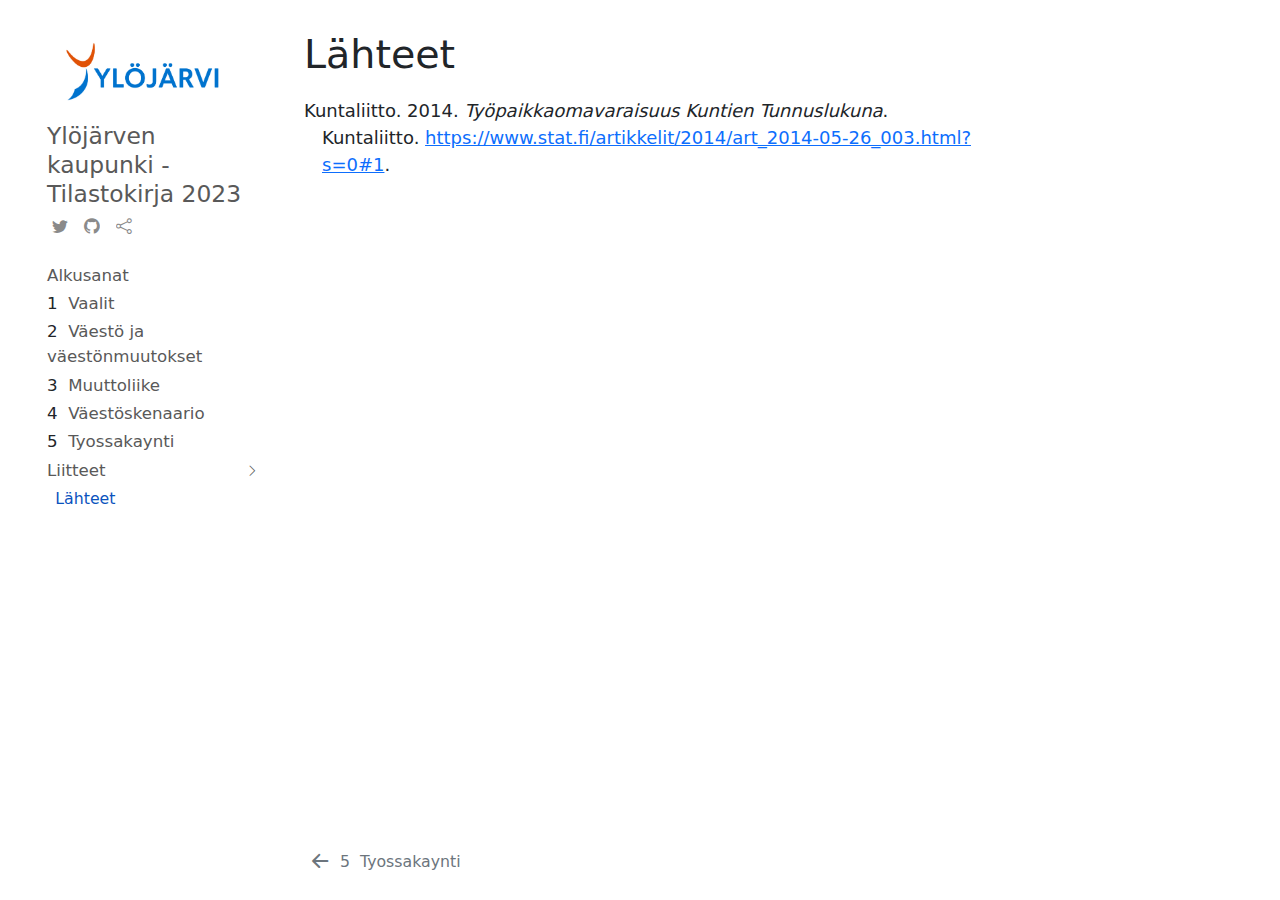
<file: lahteet.html>
<!DOCTYPE html>
<html xmlns="http://www.w3.org/1999/xhtml" lang="fi" xml:lang="fi"><head>

<meta charset="utf-8">
<meta name="generator" content="quarto-1.3.30">

<meta name="viewport" content="width=device-width, initial-scale=1.0, user-scalable=yes">


<title>Ylöjärven kaupunki - Tilastokirja 2023 - Lähteet</title>
<style>
code{white-space: pre-wrap;}
span.smallcaps{font-variant: small-caps;}
div.columns{display: flex; gap: min(4vw, 1.5em);}
div.column{flex: auto; overflow-x: auto;}
div.hanging-indent{margin-left: 1.5em; text-indent: -1.5em;}
ul.task-list{list-style: none;}
ul.task-list li input[type="checkbox"] {
  width: 0.8em;
  margin: 0 0.8em 0.2em -1.6em;
  vertical-align: middle;
}
div.csl-bib-body { }
div.csl-entry {
  clear: both;
}
.hanging div.csl-entry {
  margin-left:2em;
  text-indent:-2em;
}
div.csl-left-margin {
  min-width:2em;
  float:left;
}
div.csl-right-inline {
  margin-left:2em;
  padding-left:1em;
}
div.csl-indent {
  margin-left: 2em;
}
</style>


<script src="site_libs/quarto-nav/quarto-nav.js"></script>
<script src="site_libs/quarto-nav/headroom.min.js"></script>
<link href="./tyossakaynti.html" rel="prev">
<script src="site_libs/clipboard/clipboard.min.js"></script>
<script src="site_libs/quarto-html/quarto.js"></script>
<script src="site_libs/quarto-html/popper.min.js"></script>
<script src="site_libs/quarto-html/tippy.umd.min.js"></script>
<script src="site_libs/quarto-html/anchor.min.js"></script>
<link href="site_libs/quarto-html/tippy.css" rel="stylesheet">
<link href="site_libs/quarto-html/quarto-syntax-highlighting.css" rel="stylesheet" id="quarto-text-highlighting-styles">
<script src="site_libs/bootstrap/bootstrap.min.js"></script>
<link href="site_libs/bootstrap/bootstrap-icons.css" rel="stylesheet">
<link href="site_libs/bootstrap/bootstrap.min.css" rel="stylesheet" id="quarto-bootstrap" data-mode="light">
<script id="quarto-search-options" type="application/json">{
  "language": {
    "search-no-results-text": "Ei tuloksia",
    "search-matching-documents-text": "tulokset",
    "search-copy-link-title": "Kopioi linkki hakuun",
    "search-hide-matches-text": "Piilota loput tulokset",
    "search-more-match-text": "tulos tässä dokumentissa",
    "search-more-matches-text": "tulosta tässä dokumentissa",
    "search-clear-button-title": "Tyhjennä",
    "search-detached-cancel-button-title": "Peruuta",
    "search-submit-button-title": "Lähetä"
  }
}</script>


</head>

<body class="nav-sidebar floating">

<div id="quarto-search-results"></div>
  <header id="quarto-header" class="headroom fixed-top">
  <nav class="quarto-secondary-nav" data-bs-toggle="collapse" data-bs-target="#quarto-sidebar" aria-controls="quarto-sidebar" aria-expanded="false" aria-label="Toggle sidebar navigation" onclick="if (window.quartoToggleHeadroom) { window.quartoToggleHeadroom(); }">
    <div class="container-fluid d-flex justify-content-between">
      <h1 class="quarto-secondary-nav-title">Lähteet</h1>
      <button type="button" class="quarto-btn-toggle btn" aria-label="Show secondary navigation">
        <i class="bi bi-chevron-right"></i>
      </button>
    </div>
  </nav>
</header>
<!-- content -->
<div id="quarto-content" class="quarto-container page-columns page-rows-contents page-layout-article">
<!-- sidebar -->
  <nav id="quarto-sidebar" class="sidebar collapse sidebar-navigation floating overflow-auto">
    <div class="pt-lg-2 mt-2 text-left sidebar-header sidebar-header-stacked">
      <a href="./index.html" class="sidebar-logo-link">
      <img src="./themes/images/ylojarvi/ylojarvi_logo.jpg" alt="" class="sidebar-logo py-0 d-lg-inline d-none">
      </a>
    <div class="sidebar-title mb-0 py-0">
      <a href="./">Ylöjärven kaupunki - Tilastokirja 2023</a> 
        <div class="sidebar-tools-main tools-wide">
    <a href="https://twitter.com" title="" class="sidebar-tool px-1"><i class="bi bi-twitter"></i></a>
    <a href="https://github.com/Kangasalakehitys/tilastokirja_ylojarvi" title="Source Code" class="sidebar-tool px-1"><i class="bi bi-github"></i></a>
    <a href="" title="Share" id="sidebar-tool-dropdown-0" class="sidebar-tool dropdown-toggle px-1" data-bs-toggle="dropdown" aria-expanded="false"><i class="bi bi-share"></i></a>
    <ul class="dropdown-menu" aria-labelledby="sidebar-tool-dropdown-0">
        <li>
          <a class="dropdown-item sidebar-tools-main-item" href="https://twitter.com/intent/tweet?url=|url|">
            <i class="bi bi-bi-twitter pe-1"></i>
          Twitter
          </a>
        </li>
        <li>
          <a class="dropdown-item sidebar-tools-main-item" href="https://www.facebook.com/sharer/sharer.php?u=|url|">
            <i class="bi bi-bi-facebook pe-1"></i>
          Facebook
          </a>
        </li>
        <li>
          <a class="dropdown-item sidebar-tools-main-item" href="https://www.linkedin.com/sharing/share-offsite/?url=|url|">
            <i class="bi bi-bi-linkedin pe-1"></i>
          LinkedIn
          </a>
        </li>
    </ul>
</div>
    </div>
      </div>
    <div class="sidebar-menu-container"> 
    <ul class="list-unstyled mt-1">
        <li class="sidebar-item">
  <div class="sidebar-item-container"> 
  <a href="./index.html" class="sidebar-item-text sidebar-link">Alkusanat</a>
  </div>
</li>
        <li class="sidebar-item">
  <div class="sidebar-item-container"> 
  <a href="./vaalit.html" class="sidebar-item-text sidebar-link"><span class="chapter-number">1</span>&nbsp; <span class="chapter-title">Vaalit</span></a>
  </div>
</li>
        <li class="sidebar-item">
  <div class="sidebar-item-container"> 
  <a href="./vaesto.html" class="sidebar-item-text sidebar-link"><span class="chapter-number">2</span>&nbsp; <span class="chapter-title">Väestö ja väestönmuutokset</span></a>
  </div>
</li>
        <li class="sidebar-item">
  <div class="sidebar-item-container"> 
  <a href="./muuttoliike.html" class="sidebar-item-text sidebar-link"><span class="chapter-number">3</span>&nbsp; <span class="chapter-title">Muuttoliike</span></a>
  </div>
</li>
        <li class="sidebar-item">
  <div class="sidebar-item-container"> 
  <a href="./vaestoskenaario.html" class="sidebar-item-text sidebar-link"><span class="chapter-number">4</span>&nbsp; <span class="chapter-title">Väestöskenaario</span></a>
  </div>
</li>
        <li class="sidebar-item">
  <div class="sidebar-item-container"> 
  <a href="./tyossakaynti.html" class="sidebar-item-text sidebar-link"><span class="chapter-number">5</span>&nbsp; <span class="chapter-title">Tyossakaynti</span></a>
  </div>
</li>
        <li class="sidebar-item sidebar-item-section">
      <div class="sidebar-item-container"> 
            <a class="sidebar-item-text sidebar-link text-start" data-bs-toggle="collapse" data-bs-target="#quarto-sidebar-section-1" aria-expanded="true">Liitteet</a>
          <a class="sidebar-item-toggle text-start" data-bs-toggle="collapse" data-bs-target="#quarto-sidebar-section-1" aria-expanded="true">
            <i class="bi bi-chevron-right ms-2"></i>
          </a> 
      </div>
      <ul id="quarto-sidebar-section-1" class="collapse list-unstyled sidebar-section depth1 show">  
          <li class="sidebar-item">
  <div class="sidebar-item-container"> 
  <a href="./lahteet.html" class="sidebar-item-text sidebar-link active">Lähteet</a>
  </div>
</li>
      </ul>
  </li>
    </ul>
    </div>
</nav>
<!-- margin-sidebar -->
    <div id="quarto-margin-sidebar" class="sidebar margin-sidebar">
        
    </div>
<!-- main -->
<main class="content" id="quarto-document-content">

<header id="title-block-header" class="quarto-title-block default">
<div class="quarto-title">
<h1 class="title d-none d-lg-block">Lähteet</h1>
</div>



<div class="quarto-title-meta">

    
  
    
  </div>
  

</header>

<div id="refs" class="references csl-bib-body hanging-indent" role="doc-bibliography">
<div id="ref-tyopaikkaomavaraisuus_2014" class="csl-entry" role="doc-biblioentry">
Kuntaliitto. 2014. <em>Työpaikkaomavaraisuus Kuntien Tunnuslukuna</em>.
Kuntaliitto. <a href="https://www.stat.fi/artikkelit/2014/art_2014-05-26_003.html?s=0#1">https://www.stat.fi/artikkelit/2014/art_2014-05-26_003.html?s=0#1</a>.
</div>
</div>



</main> <!-- /main -->
<script id="quarto-html-after-body" type="application/javascript">
window.document.addEventListener("DOMContentLoaded", function (event) {
  const toggleBodyColorMode = (bsSheetEl) => {
    const mode = bsSheetEl.getAttribute("data-mode");
    const bodyEl = window.document.querySelector("body");
    if (mode === "dark") {
      bodyEl.classList.add("quarto-dark");
      bodyEl.classList.remove("quarto-light");
    } else {
      bodyEl.classList.add("quarto-light");
      bodyEl.classList.remove("quarto-dark");
    }
  }
  const toggleBodyColorPrimary = () => {
    const bsSheetEl = window.document.querySelector("link#quarto-bootstrap");
    if (bsSheetEl) {
      toggleBodyColorMode(bsSheetEl);
    }
  }
  toggleBodyColorPrimary();  
  const icon = "";
  const anchorJS = new window.AnchorJS();
  anchorJS.options = {
    placement: 'right',
    icon: icon
  };
  anchorJS.add('.anchored');
  const clipboard = new window.ClipboardJS('.code-copy-button', {
    target: function(trigger) {
      return trigger.previousElementSibling;
    }
  });
  clipboard.on('success', function(e) {
    // button target
    const button = e.trigger;
    // don't keep focus
    button.blur();
    // flash "checked"
    button.classList.add('code-copy-button-checked');
    var currentTitle = button.getAttribute("title");
    button.setAttribute("title", "Kopioitu!");
    let tooltip;
    if (window.bootstrap) {
      button.setAttribute("data-bs-toggle", "tooltip");
      button.setAttribute("data-bs-placement", "left");
      button.setAttribute("data-bs-title", "Kopioitu!");
      tooltip = new bootstrap.Tooltip(button, 
        { trigger: "manual", 
          customClass: "code-copy-button-tooltip",
          offset: [0, -8]});
      tooltip.show();    
    }
    setTimeout(function() {
      if (tooltip) {
        tooltip.hide();
        button.removeAttribute("data-bs-title");
        button.removeAttribute("data-bs-toggle");
        button.removeAttribute("data-bs-placement");
      }
      button.setAttribute("title", currentTitle);
      button.classList.remove('code-copy-button-checked');
    }, 1000);
    // clear code selection
    e.clearSelection();
  });
  function tippyHover(el, contentFn) {
    const config = {
      allowHTML: true,
      content: contentFn,
      maxWidth: 500,
      delay: 100,
      arrow: false,
      appendTo: function(el) {
          return el.parentElement;
      },
      interactive: true,
      interactiveBorder: 10,
      theme: 'quarto',
      placement: 'bottom-start'
    };
    window.tippy(el, config); 
  }
  const noterefs = window.document.querySelectorAll('a[role="doc-noteref"]');
  for (var i=0; i<noterefs.length; i++) {
    const ref = noterefs[i];
    tippyHover(ref, function() {
      // use id or data attribute instead here
      let href = ref.getAttribute('data-footnote-href') || ref.getAttribute('href');
      try { href = new URL(href).hash; } catch {}
      const id = href.replace(/^#\/?/, "");
      const note = window.document.getElementById(id);
      return note.innerHTML;
    });
  }
  const findCites = (el) => {
    const parentEl = el.parentElement;
    if (parentEl) {
      const cites = parentEl.dataset.cites;
      if (cites) {
        return {
          el,
          cites: cites.split(' ')
        };
      } else {
        return findCites(el.parentElement)
      }
    } else {
      return undefined;
    }
  };
  var bibliorefs = window.document.querySelectorAll('a[role="doc-biblioref"]');
  for (var i=0; i<bibliorefs.length; i++) {
    const ref = bibliorefs[i];
    const citeInfo = findCites(ref);
    if (citeInfo) {
      tippyHover(citeInfo.el, function() {
        var popup = window.document.createElement('div');
        citeInfo.cites.forEach(function(cite) {
          var citeDiv = window.document.createElement('div');
          citeDiv.classList.add('hanging-indent');
          citeDiv.classList.add('csl-entry');
          var biblioDiv = window.document.getElementById('ref-' + cite);
          if (biblioDiv) {
            citeDiv.innerHTML = biblioDiv.innerHTML;
          }
          popup.appendChild(citeDiv);
        });
        return popup.innerHTML;
      });
    }
  }
});
</script>
<nav class="page-navigation">
  <div class="nav-page nav-page-previous">
      <a href="./tyossakaynti.html" class="pagination-link">
        <i class="bi bi-arrow-left-short"></i> <span class="nav-page-text"><span class="chapter-number">5</span>&nbsp; <span class="chapter-title">Tyossakaynti</span></span>
      </a>          
  </div>
  <div class="nav-page nav-page-next">
  </div>
</nav>
</div> <!-- /content -->



</body></html>
</file>
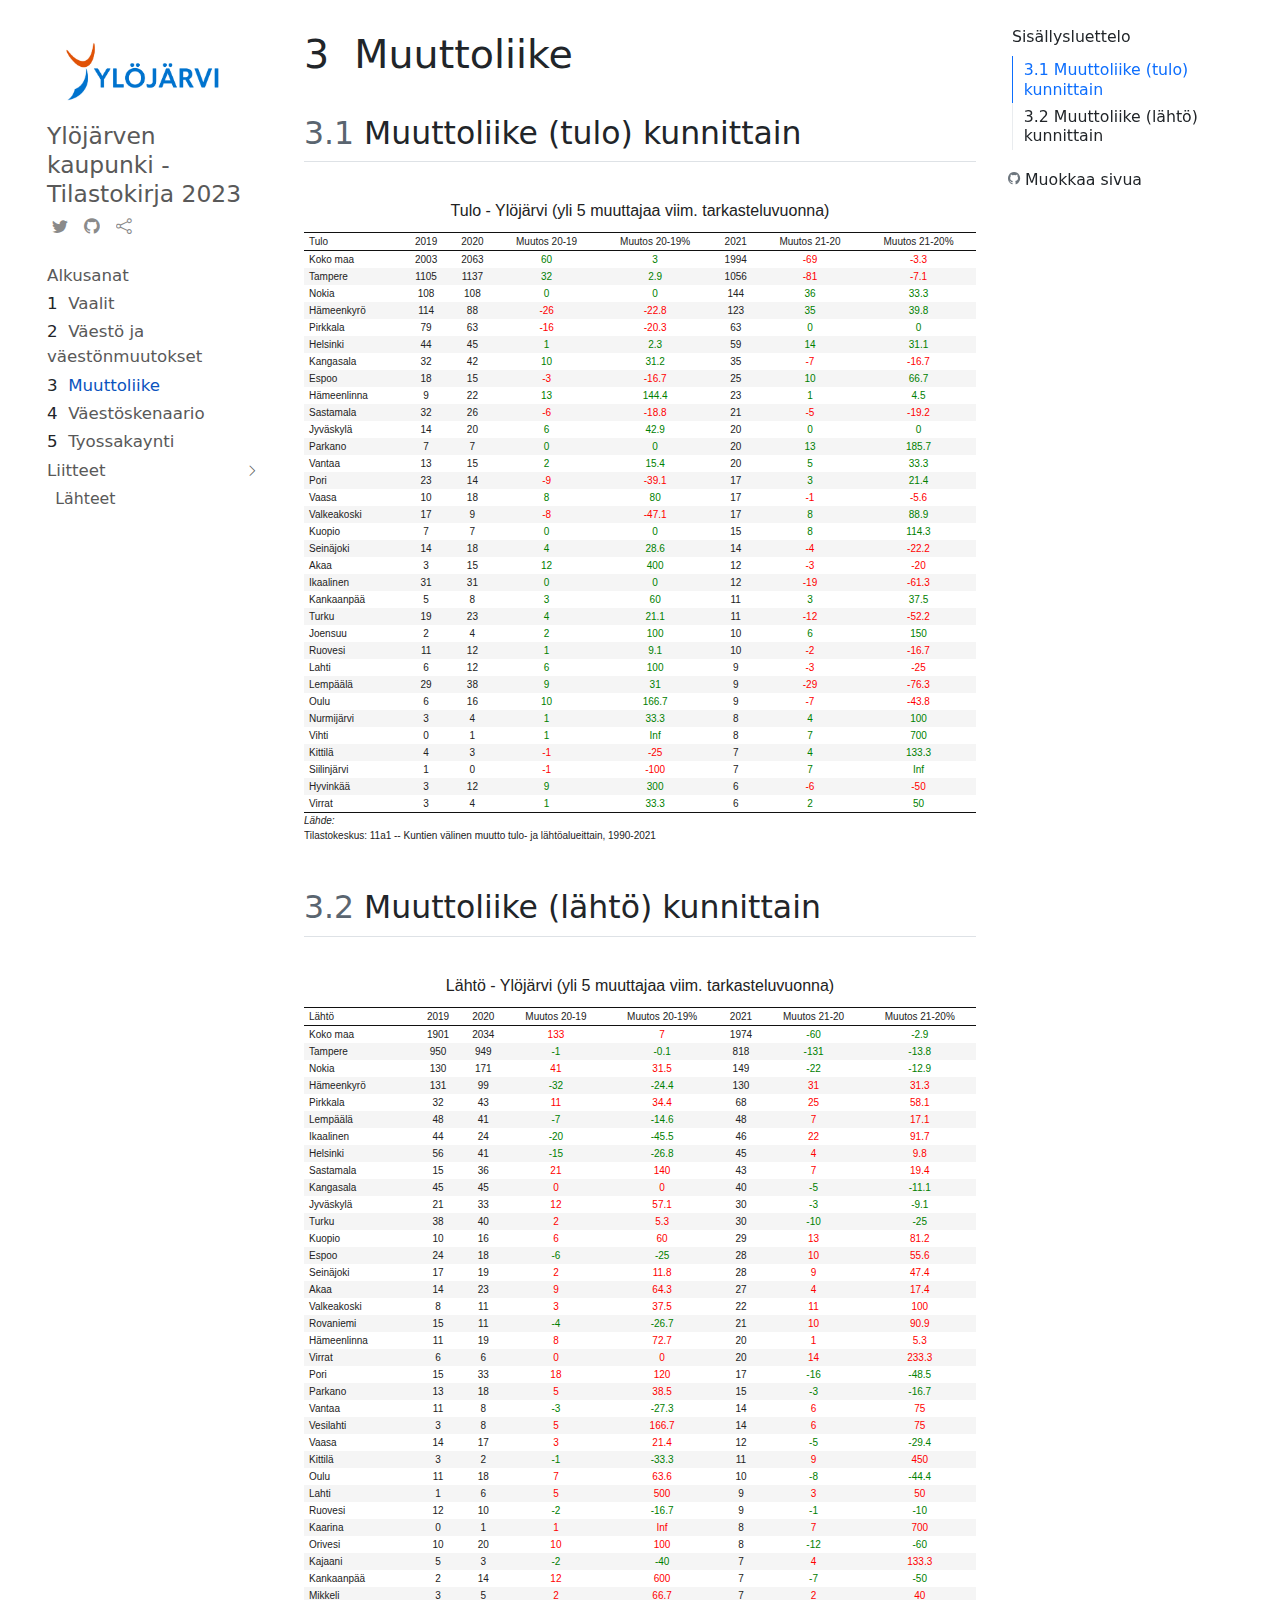
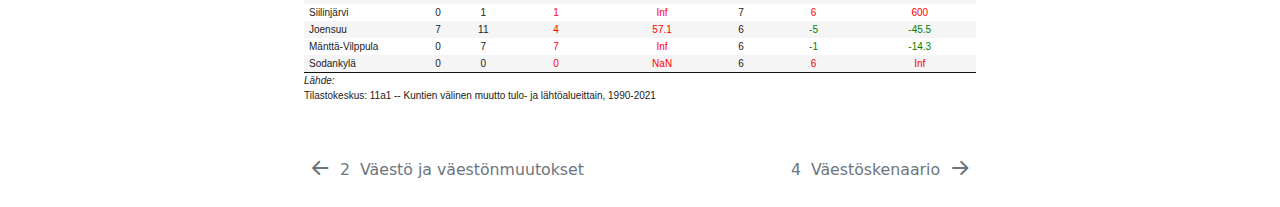
<file: muuttoliike.html>
<!DOCTYPE html>
<html xmlns="http://www.w3.org/1999/xhtml" lang="fi" xml:lang="fi"><head>
<meta http-equiv="Content-Type" content="text/html; charset=UTF-8">
<meta charset="utf-8">
<meta name="generator" content="quarto-1.3.30">
<meta name="viewport" content="width=device-width, initial-scale=1.0, user-scalable=yes">
<title>Ylöjärven kaupunki - Tilastokirja 2023 - 3&nbsp; Muuttoliike</title>
<style>
code{white-space: pre-wrap;}
span.smallcaps{font-variant: small-caps;}
div.columns{display: flex; gap: min(4vw, 1.5em);}
div.column{flex: auto; overflow-x: auto;}
div.hanging-indent{margin-left: 1.5em; text-indent: -1.5em;}
ul.task-list{list-style: none;}
ul.task-list li input[type="checkbox"] {
  width: 0.8em;
  margin: 0 0.8em 0.2em -1.6em;
  vertical-align: middle;
}
</style>

<script src="site_libs/quarto-nav/quarto-nav.js"></script>
<script src="site_libs/quarto-nav/headroom.min.js"></script>
<link href="./vaestoskenaario.html" rel="next">
<link href="./vaesto.html" rel="prev">
<script src="site_libs/clipboard/clipboard.min.js"></script>
<script src="site_libs/quarto-html/quarto.js"></script>
<script src="site_libs/quarto-html/popper.min.js"></script>
<script src="site_libs/quarto-html/tippy.umd.min.js"></script>
<script src="site_libs/quarto-html/anchor.min.js"></script>
<link href="site_libs/quarto-html/tippy.css" rel="stylesheet">
<link href="site_libs/quarto-html/quarto-syntax-highlighting.css" rel="stylesheet" id="quarto-text-highlighting-styles">
<script src="site_libs/bootstrap/bootstrap.min.js"></script>
<link href="site_libs/bootstrap/bootstrap-icons.css" rel="stylesheet">
<link href="site_libs/bootstrap/bootstrap.min.css" rel="stylesheet" id="quarto-bootstrap" data-mode="light"><script id="quarto-search-options" type="application/json">{
  "language": {
    "search-no-results-text": "Ei tuloksia",
    "search-matching-documents-text": "tulokset",
    "search-copy-link-title": "Kopioi linkki hakuun",
    "search-hide-matches-text": "Piilota loput tulokset",
    "search-more-match-text": "tulos tässä dokumentissa",
    "search-more-matches-text": "tulosta tässä dokumentissa",
    "search-clear-button-title": "Tyhjennä",
    "search-detached-cancel-button-title": "Peruuta",
    "search-submit-button-title": "Lähetä"
  }
}</script><script src="site_libs/kePrint-0.0.1/kePrint.js"></script><link href="site_libs/lightable-0.0.1/lightable.css" rel="stylesheet">
</head>
<body class="nav-sidebar floating">

<div id="quarto-search-results"></div>
  <header id="quarto-header" class="headroom fixed-top"><nav class="quarto-secondary-nav" data-bs-toggle="collapse" data-bs-target="#quarto-sidebar" aria-controls="quarto-sidebar" aria-expanded="false" aria-label="Toggle sidebar navigation" onclick="if (window.quartoToggleHeadroom) { window.quartoToggleHeadroom(); }"><div class="container-fluid d-flex justify-content-between">
      <h1 class="quarto-secondary-nav-title">
<span class="chapter-number">3</span>&nbsp; <span class="chapter-title">Muuttoliike</span>
</h1>
      <button type="button" class="quarto-btn-toggle btn" aria-label="Show secondary navigation">
        <i class="bi bi-chevron-right"></i>
      </button>
    </div>
  </nav></header><!-- content --><div id="quarto-content" class="quarto-container page-columns page-rows-contents page-layout-article">
<!-- sidebar -->
  <nav id="quarto-sidebar" class="sidebar collapse sidebar-navigation floating overflow-auto"><div class="pt-lg-2 mt-2 text-left sidebar-header sidebar-header-stacked">
      <a href="./index.html" class="sidebar-logo-link">
      <img src="./themes/images/ylojarvi/ylojarvi_logo.jpg" alt="" class="sidebar-logo py-0 d-lg-inline d-none"></a>
    <div class="sidebar-title mb-0 py-0">
      <a href="./">Ylöjärven kaupunki - Tilastokirja 2023</a> 
        <div class="sidebar-tools-main tools-wide">
    <a href="https://twitter.com" title="" class="sidebar-tool px-1"><i class="bi bi-twitter"></i></a>
    <a href="https://github.com/Kangasalakehitys/tilastokirja_ylojarvi" title="Source Code" class="sidebar-tool px-1"><i class="bi bi-github"></i></a>
    <a href="" title="Share" id="sidebar-tool-dropdown-0" class="sidebar-tool dropdown-toggle px-1" data-bs-toggle="dropdown" aria-expanded="false"><i class="bi bi-share"></i></a>
    <ul class="dropdown-menu" aria-labelledby="sidebar-tool-dropdown-0">
<li>
          <a class="dropdown-item sidebar-tools-main-item" href="https://twitter.com/intent/tweet?url=%7Curl%7C">
            <i class="bi bi-bi-twitter pe-1"></i>
          Twitter
          </a>
        </li>
        <li>
          <a class="dropdown-item sidebar-tools-main-item" href="https://www.facebook.com/sharer/sharer.php?u=%7Curl%7C">
            <i class="bi bi-bi-facebook pe-1"></i>
          Facebook
          </a>
        </li>
        <li>
          <a class="dropdown-item sidebar-tools-main-item" href="https://www.linkedin.com/sharing/share-offsite/?url=%7Curl%7C">
            <i class="bi bi-bi-linkedin pe-1"></i>
          LinkedIn
          </a>
        </li>
    </ul>
</div>
    </div>
      </div>
    <div class="sidebar-menu-container"> 
    <ul class="list-unstyled mt-1">
<li class="sidebar-item">
  <div class="sidebar-item-container"> 
  <a href="./index.html" class="sidebar-item-text sidebar-link">Alkusanat</a>
  </div>
</li>
        <li class="sidebar-item">
  <div class="sidebar-item-container"> 
  <a href="./vaalit.html" class="sidebar-item-text sidebar-link"><span class="chapter-number">1</span>&nbsp; <span class="chapter-title">Vaalit</span></a>
  </div>
</li>
        <li class="sidebar-item">
  <div class="sidebar-item-container"> 
  <a href="./vaesto.html" class="sidebar-item-text sidebar-link"><span class="chapter-number">2</span>&nbsp; <span class="chapter-title">Väestö ja väestönmuutokset</span></a>
  </div>
</li>
        <li class="sidebar-item">
  <div class="sidebar-item-container"> 
  <a href="./muuttoliike.html" class="sidebar-item-text sidebar-link active"><span class="chapter-number">3</span>&nbsp; <span class="chapter-title">Muuttoliike</span></a>
  </div>
</li>
        <li class="sidebar-item">
  <div class="sidebar-item-container"> 
  <a href="./vaestoskenaario.html" class="sidebar-item-text sidebar-link"><span class="chapter-number">4</span>&nbsp; <span class="chapter-title">Väestöskenaario</span></a>
  </div>
</li>
        <li class="sidebar-item">
  <div class="sidebar-item-container"> 
  <a href="./tyossakaynti.html" class="sidebar-item-text sidebar-link"><span class="chapter-number">5</span>&nbsp; <span class="chapter-title">Tyossakaynti</span></a>
  </div>
</li>
        <li class="sidebar-item sidebar-item-section">
      <div class="sidebar-item-container"> 
            <a class="sidebar-item-text sidebar-link text-start" data-bs-toggle="collapse" data-bs-target="#quarto-sidebar-section-1" aria-expanded="true">Liitteet</a>
          <a class="sidebar-item-toggle text-start" data-bs-toggle="collapse" data-bs-target="#quarto-sidebar-section-1" aria-expanded="true">
            <i class="bi bi-chevron-right ms-2"></i>
          </a> 
      </div>
      <ul id="quarto-sidebar-section-1" class="collapse list-unstyled sidebar-section depth1 show">
<li class="sidebar-item">
  <div class="sidebar-item-container"> 
  <a href="./lahteet.html" class="sidebar-item-text sidebar-link">Lähteet</a>
  </div>
</li>
      </ul>
</li>
    </ul>
</div>
</nav><!-- margin-sidebar --><div id="quarto-margin-sidebar" class="sidebar margin-sidebar">
        <nav id="TOC" role="doc-toc" class="toc-active"><h2 id="toc-title">Sisällysluettelo</h2>
   
  <ul>
<li><a href="#muuttoliike-tulo-kunnittain" id="toc-muuttoliike-tulo-kunnittain" class="nav-link active" data-scroll-target="#muuttoliike-tulo-kunnittain"><span class="toc-section-number">3.1</span>  Muuttoliike (tulo) kunnittain</a></li>
  <li><a href="#muuttoliike-l%C3%A4ht%C3%B6-kunnittain" id="toc-muuttoliike-lähtö-kunnittain" class="nav-link" data-scroll-target="#muuttoliike-l%C3%A4ht%C3%B6-kunnittain"><span class="toc-section-number">3.2</span>  Muuttoliike (lähtö) kunnittain</a></li>
  </ul><div class="toc-actions"><div><i class="bi bi-github"></i></div><div class="action-links"><p><a href="https://github.com/Kangasalakehitys/tilastokirja_ylojarvi/edit/main/muuttoliike.qmd" class="toc-action">Muokkaa sivua</a></p></div></div></nav>
    </div>
<!-- main -->
<main class="content" id="quarto-document-content"><header id="title-block-header" class="quarto-title-block default"><div class="quarto-title">
<h1 class="title d-none d-lg-block">
<span class="chapter-number">3</span>&nbsp; <span class="chapter-title">Muuttoliike</span>
</h1>
</div>



<div class="quarto-title-meta">

    
  
    
  </div>
  

</header><section id="muuttoliike-tulo-kunnittain" class="level2" data-number="3.1"><h2 data-number="3.1" class="anchored" data-anchor-id="muuttoliike-tulo-kunnittain">
<span class="header-section-number">3.1</span> Muuttoliike (tulo) kunnittain</h2>
<div class="cell" data-hash="muuttoliike_cache/html/3.7 Muuttoliike tulokunnittain_f52b20f6dec38bfbfc6945655a97eb8f">
<div class="cell-output-display">

<table class=" lightable-classic lightable-striped" style="font-size: 10px; font-family: &quot;Arial Narrow&quot;, &quot;Source Sans Pro&quot;, sans-serif; margin-left: auto; margin-right: auto;border-bottom: 0;">
<caption style="font-size: initial !important;">Tulo - Ylöjärvi  (yli 5 muuttajaa viim. tarkasteluvuonna)</caption>
 <thead><tr>
<th style="text-align:left;"> Tulo </th>
   <th style="text-align:center;"> 2019 </th>
   <th style="text-align:center;"> 2020 </th>
   <th style="text-align:center;"> Muutos 20-19 </th>
   <th style="text-align:center;"> Muutos 20-19% </th>
   <th style="text-align:center;"> 2021 </th>
   <th style="text-align:center;"> Muutos 21-20 </th>
   <th style="text-align:center;"> Muutos 21-20% </th>
  </tr></thead>
<tbody>
<tr>
<td style="text-align:left;"> Koko maa </td>
   <td style="text-align:center;"> 2003 </td>
   <td style="text-align:center;"> 2063 </td>
   <td style="text-align:center;color: green !important;"> 60 </td>
   <td style="text-align:center;color: green !important;"> 3 </td>
   <td style="text-align:center;"> 1994 </td>
   <td style="text-align:center;color: red !important;"> -69 </td>
   <td style="text-align:center;color: red !important;"> -3.3 </td>
  </tr>
<tr>
<td style="text-align:left;"> Tampere </td>
   <td style="text-align:center;"> 1105 </td>
   <td style="text-align:center;"> 1137 </td>
   <td style="text-align:center;color: green !important;"> 32 </td>
   <td style="text-align:center;color: green !important;"> 2.9 </td>
   <td style="text-align:center;"> 1056 </td>
   <td style="text-align:center;color: red !important;"> -81 </td>
   <td style="text-align:center;color: red !important;"> -7.1 </td>
  </tr>
<tr>
<td style="text-align:left;"> Nokia </td>
   <td style="text-align:center;"> 108 </td>
   <td style="text-align:center;"> 108 </td>
   <td style="text-align:center;color: green !important;"> 0 </td>
   <td style="text-align:center;color: green !important;"> 0 </td>
   <td style="text-align:center;"> 144 </td>
   <td style="text-align:center;color: green !important;"> 36 </td>
   <td style="text-align:center;color: green !important;"> 33.3 </td>
  </tr>
<tr>
<td style="text-align:left;"> Hämeenkyrö </td>
   <td style="text-align:center;"> 114 </td>
   <td style="text-align:center;"> 88 </td>
   <td style="text-align:center;color: red !important;"> -26 </td>
   <td style="text-align:center;color: red !important;"> -22.8 </td>
   <td style="text-align:center;"> 123 </td>
   <td style="text-align:center;color: green !important;"> 35 </td>
   <td style="text-align:center;color: green !important;"> 39.8 </td>
  </tr>
<tr>
<td style="text-align:left;"> Pirkkala </td>
   <td style="text-align:center;"> 79 </td>
   <td style="text-align:center;"> 63 </td>
   <td style="text-align:center;color: red !important;"> -16 </td>
   <td style="text-align:center;color: red !important;"> -20.3 </td>
   <td style="text-align:center;"> 63 </td>
   <td style="text-align:center;color: green !important;"> 0 </td>
   <td style="text-align:center;color: green !important;"> 0 </td>
  </tr>
<tr>
<td style="text-align:left;"> Helsinki </td>
   <td style="text-align:center;"> 44 </td>
   <td style="text-align:center;"> 45 </td>
   <td style="text-align:center;color: green !important;"> 1 </td>
   <td style="text-align:center;color: green !important;"> 2.3 </td>
   <td style="text-align:center;"> 59 </td>
   <td style="text-align:center;color: green !important;"> 14 </td>
   <td style="text-align:center;color: green !important;"> 31.1 </td>
  </tr>
<tr>
<td style="text-align:left;"> Kangasala </td>
   <td style="text-align:center;"> 32 </td>
   <td style="text-align:center;"> 42 </td>
   <td style="text-align:center;color: green !important;"> 10 </td>
   <td style="text-align:center;color: green !important;"> 31.2 </td>
   <td style="text-align:center;"> 35 </td>
   <td style="text-align:center;color: red !important;"> -7 </td>
   <td style="text-align:center;color: red !important;"> -16.7 </td>
  </tr>
<tr>
<td style="text-align:left;"> Espoo </td>
   <td style="text-align:center;"> 18 </td>
   <td style="text-align:center;"> 15 </td>
   <td style="text-align:center;color: red !important;"> -3 </td>
   <td style="text-align:center;color: red !important;"> -16.7 </td>
   <td style="text-align:center;"> 25 </td>
   <td style="text-align:center;color: green !important;"> 10 </td>
   <td style="text-align:center;color: green !important;"> 66.7 </td>
  </tr>
<tr>
<td style="text-align:left;"> Hämeenlinna </td>
   <td style="text-align:center;"> 9 </td>
   <td style="text-align:center;"> 22 </td>
   <td style="text-align:center;color: green !important;"> 13 </td>
   <td style="text-align:center;color: green !important;"> 144.4 </td>
   <td style="text-align:center;"> 23 </td>
   <td style="text-align:center;color: green !important;"> 1 </td>
   <td style="text-align:center;color: green !important;"> 4.5 </td>
  </tr>
<tr>
<td style="text-align:left;"> Sastamala </td>
   <td style="text-align:center;"> 32 </td>
   <td style="text-align:center;"> 26 </td>
   <td style="text-align:center;color: red !important;"> -6 </td>
   <td style="text-align:center;color: red !important;"> -18.8 </td>
   <td style="text-align:center;"> 21 </td>
   <td style="text-align:center;color: red !important;"> -5 </td>
   <td style="text-align:center;color: red !important;"> -19.2 </td>
  </tr>
<tr>
<td style="text-align:left;"> Jyväskylä </td>
   <td style="text-align:center;"> 14 </td>
   <td style="text-align:center;"> 20 </td>
   <td style="text-align:center;color: green !important;"> 6 </td>
   <td style="text-align:center;color: green !important;"> 42.9 </td>
   <td style="text-align:center;"> 20 </td>
   <td style="text-align:center;color: green !important;"> 0 </td>
   <td style="text-align:center;color: green !important;"> 0 </td>
  </tr>
<tr>
<td style="text-align:left;"> Parkano </td>
   <td style="text-align:center;"> 7 </td>
   <td style="text-align:center;"> 7 </td>
   <td style="text-align:center;color: green !important;"> 0 </td>
   <td style="text-align:center;color: green !important;"> 0 </td>
   <td style="text-align:center;"> 20 </td>
   <td style="text-align:center;color: green !important;"> 13 </td>
   <td style="text-align:center;color: green !important;"> 185.7 </td>
  </tr>
<tr>
<td style="text-align:left;"> Vantaa </td>
   <td style="text-align:center;"> 13 </td>
   <td style="text-align:center;"> 15 </td>
   <td style="text-align:center;color: green !important;"> 2 </td>
   <td style="text-align:center;color: green !important;"> 15.4 </td>
   <td style="text-align:center;"> 20 </td>
   <td style="text-align:center;color: green !important;"> 5 </td>
   <td style="text-align:center;color: green !important;"> 33.3 </td>
  </tr>
<tr>
<td style="text-align:left;"> Pori </td>
   <td style="text-align:center;"> 23 </td>
   <td style="text-align:center;"> 14 </td>
   <td style="text-align:center;color: red !important;"> -9 </td>
   <td style="text-align:center;color: red !important;"> -39.1 </td>
   <td style="text-align:center;"> 17 </td>
   <td style="text-align:center;color: green !important;"> 3 </td>
   <td style="text-align:center;color: green !important;"> 21.4 </td>
  </tr>
<tr>
<td style="text-align:left;"> Vaasa </td>
   <td style="text-align:center;"> 10 </td>
   <td style="text-align:center;"> 18 </td>
   <td style="text-align:center;color: green !important;"> 8 </td>
   <td style="text-align:center;color: green !important;"> 80 </td>
   <td style="text-align:center;"> 17 </td>
   <td style="text-align:center;color: red !important;"> -1 </td>
   <td style="text-align:center;color: red !important;"> -5.6 </td>
  </tr>
<tr>
<td style="text-align:left;"> Valkeakoski </td>
   <td style="text-align:center;"> 17 </td>
   <td style="text-align:center;"> 9 </td>
   <td style="text-align:center;color: red !important;"> -8 </td>
   <td style="text-align:center;color: red !important;"> -47.1 </td>
   <td style="text-align:center;"> 17 </td>
   <td style="text-align:center;color: green !important;"> 8 </td>
   <td style="text-align:center;color: green !important;"> 88.9 </td>
  </tr>
<tr>
<td style="text-align:left;"> Kuopio </td>
   <td style="text-align:center;"> 7 </td>
   <td style="text-align:center;"> 7 </td>
   <td style="text-align:center;color: green !important;"> 0 </td>
   <td style="text-align:center;color: green !important;"> 0 </td>
   <td style="text-align:center;"> 15 </td>
   <td style="text-align:center;color: green !important;"> 8 </td>
   <td style="text-align:center;color: green !important;"> 114.3 </td>
  </tr>
<tr>
<td style="text-align:left;"> Seinäjoki </td>
   <td style="text-align:center;"> 14 </td>
   <td style="text-align:center;"> 18 </td>
   <td style="text-align:center;color: green !important;"> 4 </td>
   <td style="text-align:center;color: green !important;"> 28.6 </td>
   <td style="text-align:center;"> 14 </td>
   <td style="text-align:center;color: red !important;"> -4 </td>
   <td style="text-align:center;color: red !important;"> -22.2 </td>
  </tr>
<tr>
<td style="text-align:left;"> Akaa </td>
   <td style="text-align:center;"> 3 </td>
   <td style="text-align:center;"> 15 </td>
   <td style="text-align:center;color: green !important;"> 12 </td>
   <td style="text-align:center;color: green !important;"> 400 </td>
   <td style="text-align:center;"> 12 </td>
   <td style="text-align:center;color: red !important;"> -3 </td>
   <td style="text-align:center;color: red !important;"> -20 </td>
  </tr>
<tr>
<td style="text-align:left;"> Ikaalinen </td>
   <td style="text-align:center;"> 31 </td>
   <td style="text-align:center;"> 31 </td>
   <td style="text-align:center;color: green !important;"> 0 </td>
   <td style="text-align:center;color: green !important;"> 0 </td>
   <td style="text-align:center;"> 12 </td>
   <td style="text-align:center;color: red !important;"> -19 </td>
   <td style="text-align:center;color: red !important;"> -61.3 </td>
  </tr>
<tr>
<td style="text-align:left;"> Kankaanpää </td>
   <td style="text-align:center;"> 5 </td>
   <td style="text-align:center;"> 8 </td>
   <td style="text-align:center;color: green !important;"> 3 </td>
   <td style="text-align:center;color: green !important;"> 60 </td>
   <td style="text-align:center;"> 11 </td>
   <td style="text-align:center;color: green !important;"> 3 </td>
   <td style="text-align:center;color: green !important;"> 37.5 </td>
  </tr>
<tr>
<td style="text-align:left;"> Turku </td>
   <td style="text-align:center;"> 19 </td>
   <td style="text-align:center;"> 23 </td>
   <td style="text-align:center;color: green !important;"> 4 </td>
   <td style="text-align:center;color: green !important;"> 21.1 </td>
   <td style="text-align:center;"> 11 </td>
   <td style="text-align:center;color: red !important;"> -12 </td>
   <td style="text-align:center;color: red !important;"> -52.2 </td>
  </tr>
<tr>
<td style="text-align:left;"> Joensuu </td>
   <td style="text-align:center;"> 2 </td>
   <td style="text-align:center;"> 4 </td>
   <td style="text-align:center;color: green !important;"> 2 </td>
   <td style="text-align:center;color: green !important;"> 100 </td>
   <td style="text-align:center;"> 10 </td>
   <td style="text-align:center;color: green !important;"> 6 </td>
   <td style="text-align:center;color: green !important;"> 150 </td>
  </tr>
<tr>
<td style="text-align:left;"> Ruovesi </td>
   <td style="text-align:center;"> 11 </td>
   <td style="text-align:center;"> 12 </td>
   <td style="text-align:center;color: green !important;"> 1 </td>
   <td style="text-align:center;color: green !important;"> 9.1 </td>
   <td style="text-align:center;"> 10 </td>
   <td style="text-align:center;color: red !important;"> -2 </td>
   <td style="text-align:center;color: red !important;"> -16.7 </td>
  </tr>
<tr>
<td style="text-align:left;"> Lahti </td>
   <td style="text-align:center;"> 6 </td>
   <td style="text-align:center;"> 12 </td>
   <td style="text-align:center;color: green !important;"> 6 </td>
   <td style="text-align:center;color: green !important;"> 100 </td>
   <td style="text-align:center;"> 9 </td>
   <td style="text-align:center;color: red !important;"> -3 </td>
   <td style="text-align:center;color: red !important;"> -25 </td>
  </tr>
<tr>
<td style="text-align:left;"> Lempäälä </td>
   <td style="text-align:center;"> 29 </td>
   <td style="text-align:center;"> 38 </td>
   <td style="text-align:center;color: green !important;"> 9 </td>
   <td style="text-align:center;color: green !important;"> 31 </td>
   <td style="text-align:center;"> 9 </td>
   <td style="text-align:center;color: red !important;"> -29 </td>
   <td style="text-align:center;color: red !important;"> -76.3 </td>
  </tr>
<tr>
<td style="text-align:left;"> Oulu </td>
   <td style="text-align:center;"> 6 </td>
   <td style="text-align:center;"> 16 </td>
   <td style="text-align:center;color: green !important;"> 10 </td>
   <td style="text-align:center;color: green !important;"> 166.7 </td>
   <td style="text-align:center;"> 9 </td>
   <td style="text-align:center;color: red !important;"> -7 </td>
   <td style="text-align:center;color: red !important;"> -43.8 </td>
  </tr>
<tr>
<td style="text-align:left;"> Nurmijärvi </td>
   <td style="text-align:center;"> 3 </td>
   <td style="text-align:center;"> 4 </td>
   <td style="text-align:center;color: green !important;"> 1 </td>
   <td style="text-align:center;color: green !important;"> 33.3 </td>
   <td style="text-align:center;"> 8 </td>
   <td style="text-align:center;color: green !important;"> 4 </td>
   <td style="text-align:center;color: green !important;"> 100 </td>
  </tr>
<tr>
<td style="text-align:left;"> Vihti </td>
   <td style="text-align:center;"> 0 </td>
   <td style="text-align:center;"> 1 </td>
   <td style="text-align:center;color: green !important;"> 1 </td>
   <td style="text-align:center;color: green !important;"> Inf </td>
   <td style="text-align:center;"> 8 </td>
   <td style="text-align:center;color: green !important;"> 7 </td>
   <td style="text-align:center;color: green !important;"> 700 </td>
  </tr>
<tr>
<td style="text-align:left;"> Kittilä </td>
   <td style="text-align:center;"> 4 </td>
   <td style="text-align:center;"> 3 </td>
   <td style="text-align:center;color: red !important;"> -1 </td>
   <td style="text-align:center;color: red !important;"> -25 </td>
   <td style="text-align:center;"> 7 </td>
   <td style="text-align:center;color: green !important;"> 4 </td>
   <td style="text-align:center;color: green !important;"> 133.3 </td>
  </tr>
<tr>
<td style="text-align:left;"> Siilinjärvi </td>
   <td style="text-align:center;"> 1 </td>
   <td style="text-align:center;"> 0 </td>
   <td style="text-align:center;color: red !important;"> -1 </td>
   <td style="text-align:center;color: red !important;"> -100 </td>
   <td style="text-align:center;"> 7 </td>
   <td style="text-align:center;color: green !important;"> 7 </td>
   <td style="text-align:center;color: green !important;"> Inf </td>
  </tr>
<tr>
<td style="text-align:left;"> Hyvinkää </td>
   <td style="text-align:center;"> 3 </td>
   <td style="text-align:center;"> 12 </td>
   <td style="text-align:center;color: green !important;"> 9 </td>
   <td style="text-align:center;color: green !important;"> 300 </td>
   <td style="text-align:center;"> 6 </td>
   <td style="text-align:center;color: red !important;"> -6 </td>
   <td style="text-align:center;color: red !important;"> -50 </td>
  </tr>
<tr>
<td style="text-align:left;"> Virrat </td>
   <td style="text-align:center;"> 3 </td>
   <td style="text-align:center;"> 4 </td>
   <td style="text-align:center;color: green !important;"> 1 </td>
   <td style="text-align:center;color: green !important;"> 33.3 </td>
   <td style="text-align:center;"> 6 </td>
   <td style="text-align:center;color: green !important;"> 2 </td>
   <td style="text-align:center;color: green !important;"> 50 </td>
  </tr>
</tbody>
<tfoot>
<tr><td style="padding: 0; " colspan="100%"><span style="font-style: italic;">Lähde:</span></td></tr>
<tr><td style="padding: 0; " colspan="100%">
<sup></sup> Tilastokeskus: 11a1 -- Kuntien välinen muutto tulo- ja lähtöalueittain, 1990-2021</td></tr>
</tfoot>
</table>
</div>
</div>
</section><section id="muuttoliike-lähtö-kunnittain" class="level2" data-number="3.2"><h2 data-number="3.2" class="anchored" data-anchor-id="muuttoliike-lähtö-kunnittain">
<span class="header-section-number">3.2</span> Muuttoliike (lähtö) kunnittain</h2>
<div class="cell" data-hash="muuttoliike_cache/html/3.8 Muuttoliike lähtökunnittain_852c0e56f3c407f624cd72ac6514a7e3">
<div class="cell-output-display">

<table class=" lightable-classic lightable-striped" style="font-size: 10px; font-family: &quot;Arial Narrow&quot;, &quot;Source Sans Pro&quot;, sans-serif; margin-left: auto; margin-right: auto;border-bottom: 0;">
<caption style="font-size: initial !important;">Lähtö - Ylöjärvi  (yli 5 muuttajaa viim. tarkasteluvuonna)</caption>
 <thead><tr>
<th style="text-align:left;"> Lähtö </th>
   <th style="text-align:center;"> 2019 </th>
   <th style="text-align:center;"> 2020 </th>
   <th style="text-align:center;"> Muutos 20-19 </th>
   <th style="text-align:center;"> Muutos 20-19% </th>
   <th style="text-align:center;"> 2021 </th>
   <th style="text-align:center;"> Muutos 21-20 </th>
   <th style="text-align:center;"> Muutos 21-20% </th>
  </tr></thead>
<tbody>
<tr>
<td style="text-align:left;"> Koko maa </td>
   <td style="text-align:center;"> 1901 </td>
   <td style="text-align:center;"> 2034 </td>
   <td style="text-align:center;color: red !important;"> 133 </td>
   <td style="text-align:center;color: red !important;"> 7 </td>
   <td style="text-align:center;"> 1974 </td>
   <td style="text-align:center;color: green !important;"> -60 </td>
   <td style="text-align:center;color: green !important;"> -2.9 </td>
  </tr>
<tr>
<td style="text-align:left;"> Tampere </td>
   <td style="text-align:center;"> 950 </td>
   <td style="text-align:center;"> 949 </td>
   <td style="text-align:center;color: green !important;"> -1 </td>
   <td style="text-align:center;color: green !important;"> -0.1 </td>
   <td style="text-align:center;"> 818 </td>
   <td style="text-align:center;color: green !important;"> -131 </td>
   <td style="text-align:center;color: green !important;"> -13.8 </td>
  </tr>
<tr>
<td style="text-align:left;"> Nokia </td>
   <td style="text-align:center;"> 130 </td>
   <td style="text-align:center;"> 171 </td>
   <td style="text-align:center;color: red !important;"> 41 </td>
   <td style="text-align:center;color: red !important;"> 31.5 </td>
   <td style="text-align:center;"> 149 </td>
   <td style="text-align:center;color: green !important;"> -22 </td>
   <td style="text-align:center;color: green !important;"> -12.9 </td>
  </tr>
<tr>
<td style="text-align:left;"> Hämeenkyrö </td>
   <td style="text-align:center;"> 131 </td>
   <td style="text-align:center;"> 99 </td>
   <td style="text-align:center;color: green !important;"> -32 </td>
   <td style="text-align:center;color: green !important;"> -24.4 </td>
   <td style="text-align:center;"> 130 </td>
   <td style="text-align:center;color: red !important;"> 31 </td>
   <td style="text-align:center;color: red !important;"> 31.3 </td>
  </tr>
<tr>
<td style="text-align:left;"> Pirkkala </td>
   <td style="text-align:center;"> 32 </td>
   <td style="text-align:center;"> 43 </td>
   <td style="text-align:center;color: red !important;"> 11 </td>
   <td style="text-align:center;color: red !important;"> 34.4 </td>
   <td style="text-align:center;"> 68 </td>
   <td style="text-align:center;color: red !important;"> 25 </td>
   <td style="text-align:center;color: red !important;"> 58.1 </td>
  </tr>
<tr>
<td style="text-align:left;"> Lempäälä </td>
   <td style="text-align:center;"> 48 </td>
   <td style="text-align:center;"> 41 </td>
   <td style="text-align:center;color: green !important;"> -7 </td>
   <td style="text-align:center;color: green !important;"> -14.6 </td>
   <td style="text-align:center;"> 48 </td>
   <td style="text-align:center;color: red !important;"> 7 </td>
   <td style="text-align:center;color: red !important;"> 17.1 </td>
  </tr>
<tr>
<td style="text-align:left;"> Ikaalinen </td>
   <td style="text-align:center;"> 44 </td>
   <td style="text-align:center;"> 24 </td>
   <td style="text-align:center;color: green !important;"> -20 </td>
   <td style="text-align:center;color: green !important;"> -45.5 </td>
   <td style="text-align:center;"> 46 </td>
   <td style="text-align:center;color: red !important;"> 22 </td>
   <td style="text-align:center;color: red !important;"> 91.7 </td>
  </tr>
<tr>
<td style="text-align:left;"> Helsinki </td>
   <td style="text-align:center;"> 56 </td>
   <td style="text-align:center;"> 41 </td>
   <td style="text-align:center;color: green !important;"> -15 </td>
   <td style="text-align:center;color: green !important;"> -26.8 </td>
   <td style="text-align:center;"> 45 </td>
   <td style="text-align:center;color: red !important;"> 4 </td>
   <td style="text-align:center;color: red !important;"> 9.8 </td>
  </tr>
<tr>
<td style="text-align:left;"> Sastamala </td>
   <td style="text-align:center;"> 15 </td>
   <td style="text-align:center;"> 36 </td>
   <td style="text-align:center;color: red !important;"> 21 </td>
   <td style="text-align:center;color: red !important;"> 140 </td>
   <td style="text-align:center;"> 43 </td>
   <td style="text-align:center;color: red !important;"> 7 </td>
   <td style="text-align:center;color: red !important;"> 19.4 </td>
  </tr>
<tr>
<td style="text-align:left;"> Kangasala </td>
   <td style="text-align:center;"> 45 </td>
   <td style="text-align:center;"> 45 </td>
   <td style="text-align:center;color: red !important;"> 0 </td>
   <td style="text-align:center;color: red !important;"> 0 </td>
   <td style="text-align:center;"> 40 </td>
   <td style="text-align:center;color: green !important;"> -5 </td>
   <td style="text-align:center;color: green !important;"> -11.1 </td>
  </tr>
<tr>
<td style="text-align:left;"> Jyväskylä </td>
   <td style="text-align:center;"> 21 </td>
   <td style="text-align:center;"> 33 </td>
   <td style="text-align:center;color: red !important;"> 12 </td>
   <td style="text-align:center;color: red !important;"> 57.1 </td>
   <td style="text-align:center;"> 30 </td>
   <td style="text-align:center;color: green !important;"> -3 </td>
   <td style="text-align:center;color: green !important;"> -9.1 </td>
  </tr>
<tr>
<td style="text-align:left;"> Turku </td>
   <td style="text-align:center;"> 38 </td>
   <td style="text-align:center;"> 40 </td>
   <td style="text-align:center;color: red !important;"> 2 </td>
   <td style="text-align:center;color: red !important;"> 5.3 </td>
   <td style="text-align:center;"> 30 </td>
   <td style="text-align:center;color: green !important;"> -10 </td>
   <td style="text-align:center;color: green !important;"> -25 </td>
  </tr>
<tr>
<td style="text-align:left;"> Kuopio </td>
   <td style="text-align:center;"> 10 </td>
   <td style="text-align:center;"> 16 </td>
   <td style="text-align:center;color: red !important;"> 6 </td>
   <td style="text-align:center;color: red !important;"> 60 </td>
   <td style="text-align:center;"> 29 </td>
   <td style="text-align:center;color: red !important;"> 13 </td>
   <td style="text-align:center;color: red !important;"> 81.2 </td>
  </tr>
<tr>
<td style="text-align:left;"> Espoo </td>
   <td style="text-align:center;"> 24 </td>
   <td style="text-align:center;"> 18 </td>
   <td style="text-align:center;color: green !important;"> -6 </td>
   <td style="text-align:center;color: green !important;"> -25 </td>
   <td style="text-align:center;"> 28 </td>
   <td style="text-align:center;color: red !important;"> 10 </td>
   <td style="text-align:center;color: red !important;"> 55.6 </td>
  </tr>
<tr>
<td style="text-align:left;"> Seinäjoki </td>
   <td style="text-align:center;"> 17 </td>
   <td style="text-align:center;"> 19 </td>
   <td style="text-align:center;color: red !important;"> 2 </td>
   <td style="text-align:center;color: red !important;"> 11.8 </td>
   <td style="text-align:center;"> 28 </td>
   <td style="text-align:center;color: red !important;"> 9 </td>
   <td style="text-align:center;color: red !important;"> 47.4 </td>
  </tr>
<tr>
<td style="text-align:left;"> Akaa </td>
   <td style="text-align:center;"> 14 </td>
   <td style="text-align:center;"> 23 </td>
   <td style="text-align:center;color: red !important;"> 9 </td>
   <td style="text-align:center;color: red !important;"> 64.3 </td>
   <td style="text-align:center;"> 27 </td>
   <td style="text-align:center;color: red !important;"> 4 </td>
   <td style="text-align:center;color: red !important;"> 17.4 </td>
  </tr>
<tr>
<td style="text-align:left;"> Valkeakoski </td>
   <td style="text-align:center;"> 8 </td>
   <td style="text-align:center;"> 11 </td>
   <td style="text-align:center;color: red !important;"> 3 </td>
   <td style="text-align:center;color: red !important;"> 37.5 </td>
   <td style="text-align:center;"> 22 </td>
   <td style="text-align:center;color: red !important;"> 11 </td>
   <td style="text-align:center;color: red !important;"> 100 </td>
  </tr>
<tr>
<td style="text-align:left;"> Rovaniemi </td>
   <td style="text-align:center;"> 15 </td>
   <td style="text-align:center;"> 11 </td>
   <td style="text-align:center;color: green !important;"> -4 </td>
   <td style="text-align:center;color: green !important;"> -26.7 </td>
   <td style="text-align:center;"> 21 </td>
   <td style="text-align:center;color: red !important;"> 10 </td>
   <td style="text-align:center;color: red !important;"> 90.9 </td>
  </tr>
<tr>
<td style="text-align:left;"> Hämeenlinna </td>
   <td style="text-align:center;"> 11 </td>
   <td style="text-align:center;"> 19 </td>
   <td style="text-align:center;color: red !important;"> 8 </td>
   <td style="text-align:center;color: red !important;"> 72.7 </td>
   <td style="text-align:center;"> 20 </td>
   <td style="text-align:center;color: red !important;"> 1 </td>
   <td style="text-align:center;color: red !important;"> 5.3 </td>
  </tr>
<tr>
<td style="text-align:left;"> Virrat </td>
   <td style="text-align:center;"> 6 </td>
   <td style="text-align:center;"> 6 </td>
   <td style="text-align:center;color: red !important;"> 0 </td>
   <td style="text-align:center;color: red !important;"> 0 </td>
   <td style="text-align:center;"> 20 </td>
   <td style="text-align:center;color: red !important;"> 14 </td>
   <td style="text-align:center;color: red !important;"> 233.3 </td>
  </tr>
<tr>
<td style="text-align:left;"> Pori </td>
   <td style="text-align:center;"> 15 </td>
   <td style="text-align:center;"> 33 </td>
   <td style="text-align:center;color: red !important;"> 18 </td>
   <td style="text-align:center;color: red !important;"> 120 </td>
   <td style="text-align:center;"> 17 </td>
   <td style="text-align:center;color: green !important;"> -16 </td>
   <td style="text-align:center;color: green !important;"> -48.5 </td>
  </tr>
<tr>
<td style="text-align:left;"> Parkano </td>
   <td style="text-align:center;"> 13 </td>
   <td style="text-align:center;"> 18 </td>
   <td style="text-align:center;color: red !important;"> 5 </td>
   <td style="text-align:center;color: red !important;"> 38.5 </td>
   <td style="text-align:center;"> 15 </td>
   <td style="text-align:center;color: green !important;"> -3 </td>
   <td style="text-align:center;color: green !important;"> -16.7 </td>
  </tr>
<tr>
<td style="text-align:left;"> Vantaa </td>
   <td style="text-align:center;"> 11 </td>
   <td style="text-align:center;"> 8 </td>
   <td style="text-align:center;color: green !important;"> -3 </td>
   <td style="text-align:center;color: green !important;"> -27.3 </td>
   <td style="text-align:center;"> 14 </td>
   <td style="text-align:center;color: red !important;"> 6 </td>
   <td style="text-align:center;color: red !important;"> 75 </td>
  </tr>
<tr>
<td style="text-align:left;"> Vesilahti </td>
   <td style="text-align:center;"> 3 </td>
   <td style="text-align:center;"> 8 </td>
   <td style="text-align:center;color: red !important;"> 5 </td>
   <td style="text-align:center;color: red !important;"> 166.7 </td>
   <td style="text-align:center;"> 14 </td>
   <td style="text-align:center;color: red !important;"> 6 </td>
   <td style="text-align:center;color: red !important;"> 75 </td>
  </tr>
<tr>
<td style="text-align:left;"> Vaasa </td>
   <td style="text-align:center;"> 14 </td>
   <td style="text-align:center;"> 17 </td>
   <td style="text-align:center;color: red !important;"> 3 </td>
   <td style="text-align:center;color: red !important;"> 21.4 </td>
   <td style="text-align:center;"> 12 </td>
   <td style="text-align:center;color: green !important;"> -5 </td>
   <td style="text-align:center;color: green !important;"> -29.4 </td>
  </tr>
<tr>
<td style="text-align:left;"> Kittilä </td>
   <td style="text-align:center;"> 3 </td>
   <td style="text-align:center;"> 2 </td>
   <td style="text-align:center;color: green !important;"> -1 </td>
   <td style="text-align:center;color: green !important;"> -33.3 </td>
   <td style="text-align:center;"> 11 </td>
   <td style="text-align:center;color: red !important;"> 9 </td>
   <td style="text-align:center;color: red !important;"> 450 </td>
  </tr>
<tr>
<td style="text-align:left;"> Oulu </td>
   <td style="text-align:center;"> 11 </td>
   <td style="text-align:center;"> 18 </td>
   <td style="text-align:center;color: red !important;"> 7 </td>
   <td style="text-align:center;color: red !important;"> 63.6 </td>
   <td style="text-align:center;"> 10 </td>
   <td style="text-align:center;color: green !important;"> -8 </td>
   <td style="text-align:center;color: green !important;"> -44.4 </td>
  </tr>
<tr>
<td style="text-align:left;"> Lahti </td>
   <td style="text-align:center;"> 1 </td>
   <td style="text-align:center;"> 6 </td>
   <td style="text-align:center;color: red !important;"> 5 </td>
   <td style="text-align:center;color: red !important;"> 500 </td>
   <td style="text-align:center;"> 9 </td>
   <td style="text-align:center;color: red !important;"> 3 </td>
   <td style="text-align:center;color: red !important;"> 50 </td>
  </tr>
<tr>
<td style="text-align:left;"> Ruovesi </td>
   <td style="text-align:center;"> 12 </td>
   <td style="text-align:center;"> 10 </td>
   <td style="text-align:center;color: green !important;"> -2 </td>
   <td style="text-align:center;color: green !important;"> -16.7 </td>
   <td style="text-align:center;"> 9 </td>
   <td style="text-align:center;color: green !important;"> -1 </td>
   <td style="text-align:center;color: green !important;"> -10 </td>
  </tr>
<tr>
<td style="text-align:left;"> Kaarina </td>
   <td style="text-align:center;"> 0 </td>
   <td style="text-align:center;"> 1 </td>
   <td style="text-align:center;color: red !important;"> 1 </td>
   <td style="text-align:center;color: red !important;"> Inf </td>
   <td style="text-align:center;"> 8 </td>
   <td style="text-align:center;color: red !important;"> 7 </td>
   <td style="text-align:center;color: red !important;"> 700 </td>
  </tr>
<tr>
<td style="text-align:left;"> Orivesi </td>
   <td style="text-align:center;"> 10 </td>
   <td style="text-align:center;"> 20 </td>
   <td style="text-align:center;color: red !important;"> 10 </td>
   <td style="text-align:center;color: red !important;"> 100 </td>
   <td style="text-align:center;"> 8 </td>
   <td style="text-align:center;color: green !important;"> -12 </td>
   <td style="text-align:center;color: green !important;"> -60 </td>
  </tr>
<tr>
<td style="text-align:left;"> Kajaani </td>
   <td style="text-align:center;"> 5 </td>
   <td style="text-align:center;"> 3 </td>
   <td style="text-align:center;color: green !important;"> -2 </td>
   <td style="text-align:center;color: green !important;"> -40 </td>
   <td style="text-align:center;"> 7 </td>
   <td style="text-align:center;color: red !important;"> 4 </td>
   <td style="text-align:center;color: red !important;"> 133.3 </td>
  </tr>
<tr>
<td style="text-align:left;"> Kankaanpää </td>
   <td style="text-align:center;"> 2 </td>
   <td style="text-align:center;"> 14 </td>
   <td style="text-align:center;color: red !important;"> 12 </td>
   <td style="text-align:center;color: red !important;"> 600 </td>
   <td style="text-align:center;"> 7 </td>
   <td style="text-align:center;color: green !important;"> -7 </td>
   <td style="text-align:center;color: green !important;"> -50 </td>
  </tr>
<tr>
<td style="text-align:left;"> Mikkeli </td>
   <td style="text-align:center;"> 3 </td>
   <td style="text-align:center;"> 5 </td>
   <td style="text-align:center;color: red !important;"> 2 </td>
   <td style="text-align:center;color: red !important;"> 66.7 </td>
   <td style="text-align:center;"> 7 </td>
   <td style="text-align:center;color: red !important;"> 2 </td>
   <td style="text-align:center;color: red !important;"> 40 </td>
  </tr>
<tr>
<td style="text-align:left;"> Siilinjärvi </td>
   <td style="text-align:center;"> 0 </td>
   <td style="text-align:center;"> 1 </td>
   <td style="text-align:center;color: red !important;"> 1 </td>
   <td style="text-align:center;color: red !important;"> Inf </td>
   <td style="text-align:center;"> 7 </td>
   <td style="text-align:center;color: red !important;"> 6 </td>
   <td style="text-align:center;color: red !important;"> 600 </td>
  </tr>
<tr>
<td style="text-align:left;"> Joensuu </td>
   <td style="text-align:center;"> 7 </td>
   <td style="text-align:center;"> 11 </td>
   <td style="text-align:center;color: red !important;"> 4 </td>
   <td style="text-align:center;color: red !important;"> 57.1 </td>
   <td style="text-align:center;"> 6 </td>
   <td style="text-align:center;color: green !important;"> -5 </td>
   <td style="text-align:center;color: green !important;"> -45.5 </td>
  </tr>
<tr>
<td style="text-align:left;"> Mänttä-Vilppula </td>
   <td style="text-align:center;"> 0 </td>
   <td style="text-align:center;"> 7 </td>
   <td style="text-align:center;color: red !important;"> 7 </td>
   <td style="text-align:center;color: red !important;"> Inf </td>
   <td style="text-align:center;"> 6 </td>
   <td style="text-align:center;color: green !important;"> -1 </td>
   <td style="text-align:center;color: green !important;"> -14.3 </td>
  </tr>
<tr>
<td style="text-align:left;"> Sodankylä </td>
   <td style="text-align:center;"> 0 </td>
   <td style="text-align:center;"> 0 </td>
   <td style="text-align:center;color: red !important;"> 0 </td>
   <td style="text-align:center;color: red !important;"> NaN </td>
   <td style="text-align:center;"> 6 </td>
   <td style="text-align:center;color: red !important;"> 6 </td>
   <td style="text-align:center;color: red !important;"> Inf </td>
  </tr>
</tbody>
<tfoot>
<tr><td style="padding: 0; " colspan="100%"><span style="font-style: italic;">Lähde:</span></td></tr>
<tr><td style="padding: 0; " colspan="100%">
<sup></sup> Tilastokeskus: 11a1 -- Kuntien välinen muutto tulo- ja lähtöalueittain, 1990-2021</td></tr>
</tfoot>
</table>
</div>
</div>


</section></main><!-- /main --><script id="quarto-html-after-body" type="application/javascript">
window.document.addEventListener("DOMContentLoaded", function (event) {
  const toggleBodyColorMode = (bsSheetEl) => {
    const mode = bsSheetEl.getAttribute("data-mode");
    const bodyEl = window.document.querySelector("body");
    if (mode === "dark") {
      bodyEl.classList.add("quarto-dark");
      bodyEl.classList.remove("quarto-light");
    } else {
      bodyEl.classList.add("quarto-light");
      bodyEl.classList.remove("quarto-dark");
    }
  }
  const toggleBodyColorPrimary = () => {
    const bsSheetEl = window.document.querySelector("link#quarto-bootstrap");
    if (bsSheetEl) {
      toggleBodyColorMode(bsSheetEl);
    }
  }
  toggleBodyColorPrimary();  
  const icon = "";
  const anchorJS = new window.AnchorJS();
  anchorJS.options = {
    placement: 'right',
    icon: icon
  };
  anchorJS.add('.anchored');
  const clipboard = new window.ClipboardJS('.code-copy-button', {
    target: function(trigger) {
      return trigger.previousElementSibling;
    }
  });
  clipboard.on('success', function(e) {
    // button target
    const button = e.trigger;
    // don't keep focus
    button.blur();
    // flash "checked"
    button.classList.add('code-copy-button-checked');
    var currentTitle = button.getAttribute("title");
    button.setAttribute("title", "Kopioitu!");
    let tooltip;
    if (window.bootstrap) {
      button.setAttribute("data-bs-toggle", "tooltip");
      button.setAttribute("data-bs-placement", "left");
      button.setAttribute("data-bs-title", "Kopioitu!");
      tooltip = new bootstrap.Tooltip(button, 
        { trigger: "manual", 
          customClass: "code-copy-button-tooltip",
          offset: [0, -8]});
      tooltip.show();    
    }
    setTimeout(function() {
      if (tooltip) {
        tooltip.hide();
        button.removeAttribute("data-bs-title");
        button.removeAttribute("data-bs-toggle");
        button.removeAttribute("data-bs-placement");
      }
      button.setAttribute("title", currentTitle);
      button.classList.remove('code-copy-button-checked');
    }, 1000);
    // clear code selection
    e.clearSelection();
  });
  function tippyHover(el, contentFn) {
    const config = {
      allowHTML: true,
      content: contentFn,
      maxWidth: 500,
      delay: 100,
      arrow: false,
      appendTo: function(el) {
          return el.parentElement;
      },
      interactive: true,
      interactiveBorder: 10,
      theme: 'quarto',
      placement: 'bottom-start'
    };
    window.tippy(el, config); 
  }
  const noterefs = window.document.querySelectorAll('a[role="doc-noteref"]');
  for (var i=0; i<noterefs.length; i++) {
    const ref = noterefs[i];
    tippyHover(ref, function() {
      // use id or data attribute instead here
      let href = ref.getAttribute('data-footnote-href') || ref.getAttribute('href');
      try { href = new URL(href).hash; } catch {}
      const id = href.replace(/^#\/?/, "");
      const note = window.document.getElementById(id);
      return note.innerHTML;
    });
  }
  const findCites = (el) => {
    const parentEl = el.parentElement;
    if (parentEl) {
      const cites = parentEl.dataset.cites;
      if (cites) {
        return {
          el,
          cites: cites.split(' ')
        };
      } else {
        return findCites(el.parentElement)
      }
    } else {
      return undefined;
    }
  };
  var bibliorefs = window.document.querySelectorAll('a[role="doc-biblioref"]');
  for (var i=0; i<bibliorefs.length; i++) {
    const ref = bibliorefs[i];
    const citeInfo = findCites(ref);
    if (citeInfo) {
      tippyHover(citeInfo.el, function() {
        var popup = window.document.createElement('div');
        citeInfo.cites.forEach(function(cite) {
          var citeDiv = window.document.createElement('div');
          citeDiv.classList.add('hanging-indent');
          citeDiv.classList.add('csl-entry');
          var biblioDiv = window.document.getElementById('ref-' + cite);
          if (biblioDiv) {
            citeDiv.innerHTML = biblioDiv.innerHTML;
          }
          popup.appendChild(citeDiv);
        });
        return popup.innerHTML;
      });
    }
  }
});
</script><nav class="page-navigation"><div class="nav-page nav-page-previous">
      <a href="./vaesto.html" class="pagination-link">
        <i class="bi bi-arrow-left-short"></i> <span class="nav-page-text"><span class="chapter-number">2</span>&nbsp; <span class="chapter-title">Väestö ja väestönmuutokset</span></span>
      </a>          
  </div>
  <div class="nav-page nav-page-next">
      <a href="./vaestoskenaario.html" class="pagination-link">
        <span class="nav-page-text"><span class="chapter-number">4</span>&nbsp; <span class="chapter-title">Väestöskenaario</span></span> <i class="bi bi-arrow-right-short"></i>
      </a>
  </div>
</nav>
</div> <!-- /content -->



</body></html>
</file>
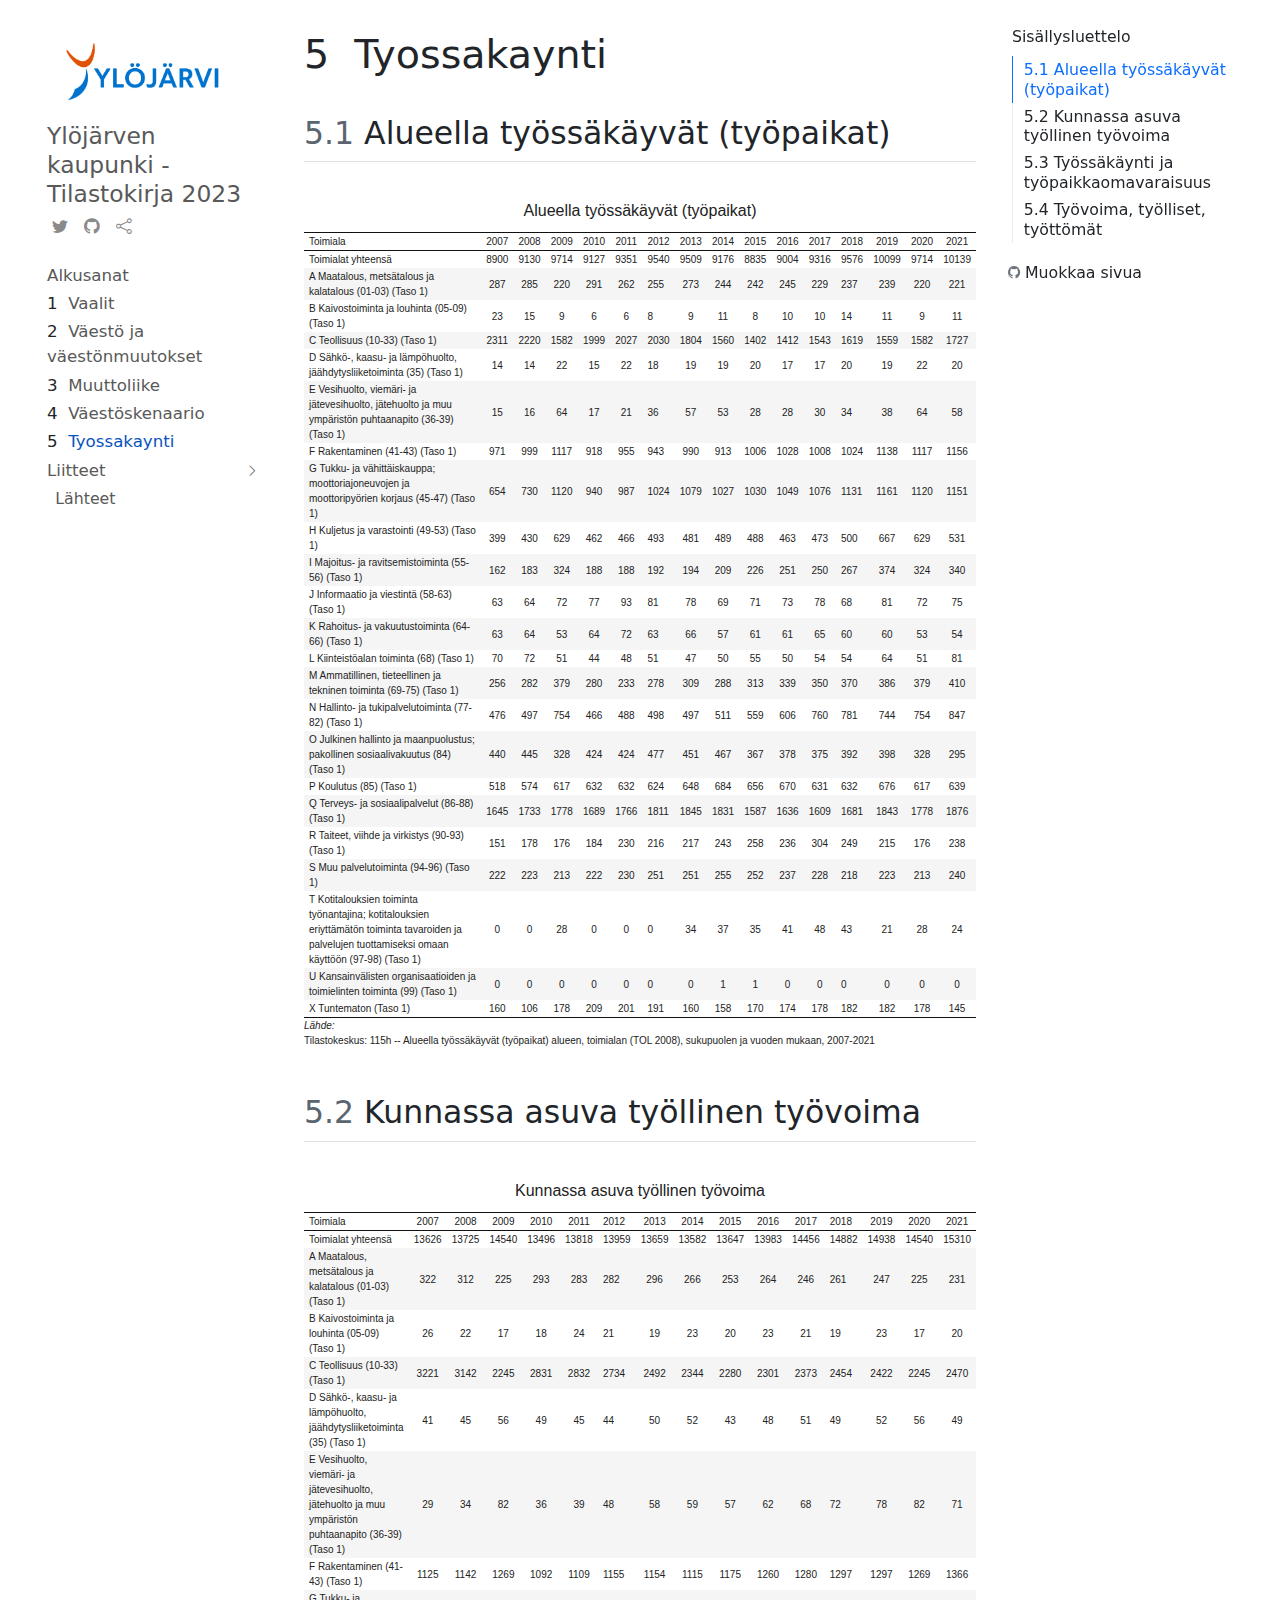
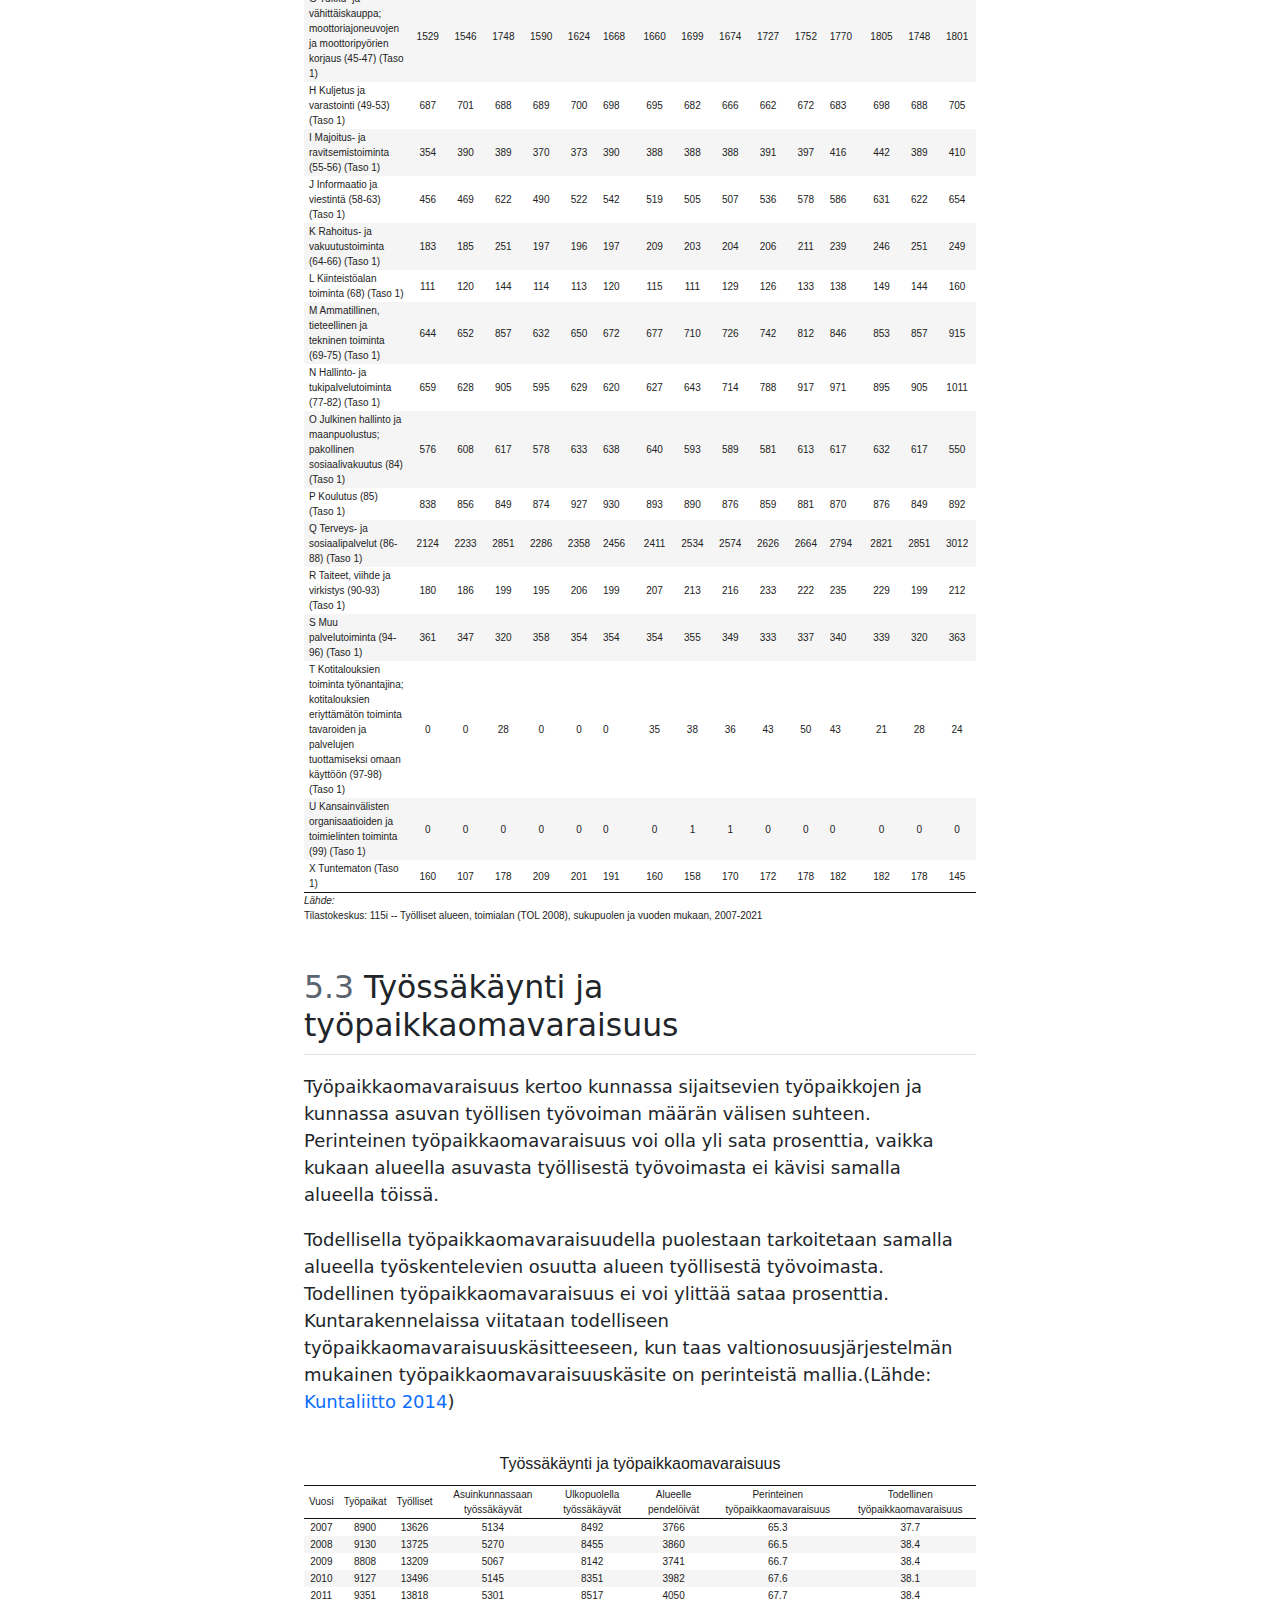
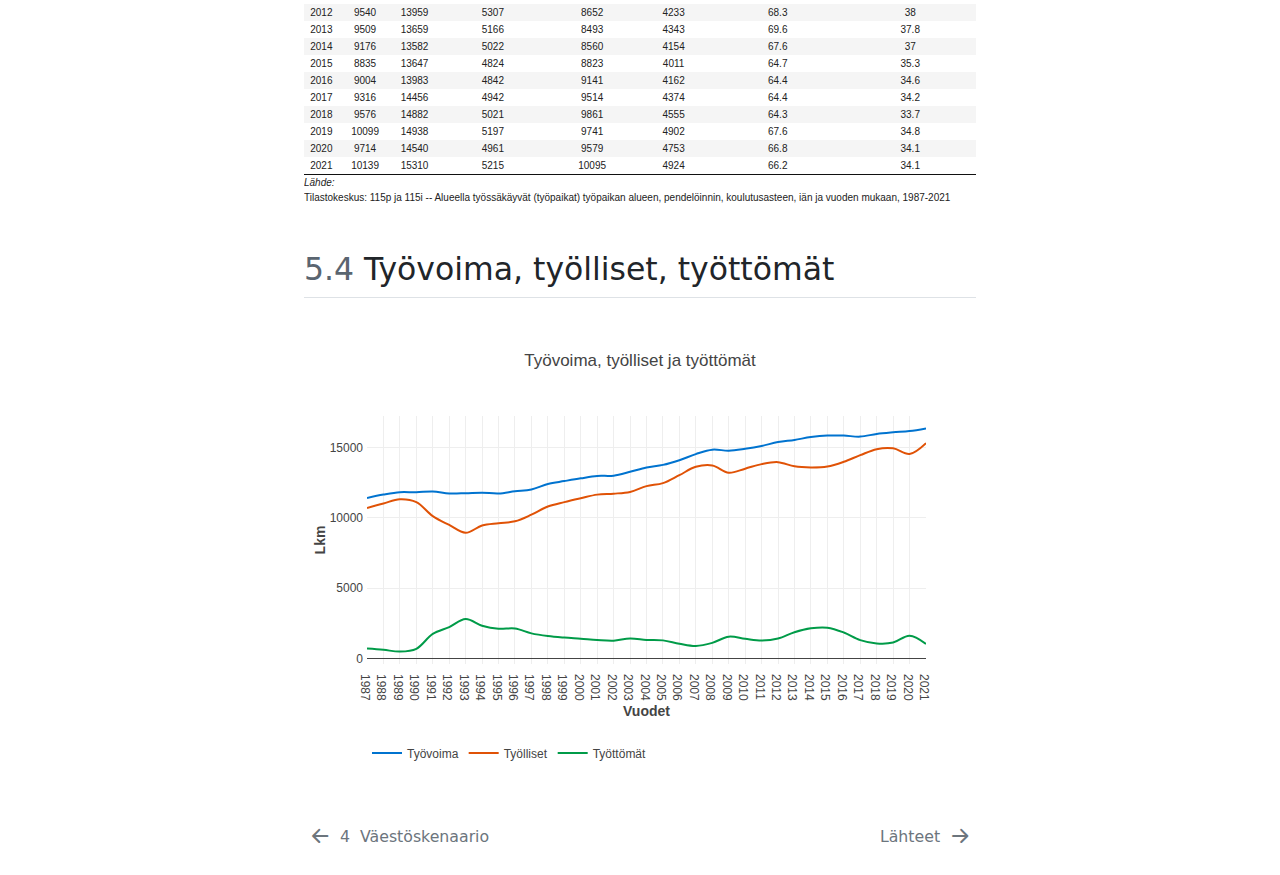
<file: tyossakaynti.html>
<!DOCTYPE html>
<html xmlns="http://www.w3.org/1999/xhtml" lang="fi" xml:lang="fi"><head>
<meta http-equiv="Content-Type" content="text/html; charset=UTF-8">
<meta charset="utf-8">
<meta name="generator" content="quarto-1.3.30">
<meta name="viewport" content="width=device-width, initial-scale=1.0, user-scalable=yes">
<title>Ylöjärven kaupunki - Tilastokirja 2023 - 5&nbsp; Tyossakaynti</title>
<style>
code{white-space: pre-wrap;}
span.smallcaps{font-variant: small-caps;}
div.columns{display: flex; gap: min(4vw, 1.5em);}
div.column{flex: auto; overflow-x: auto;}
div.hanging-indent{margin-left: 1.5em; text-indent: -1.5em;}
ul.task-list{list-style: none;}
ul.task-list li input[type="checkbox"] {
  width: 0.8em;
  margin: 0 0.8em 0.2em -1.6em;
  vertical-align: middle;
}
div.csl-bib-body { }
div.csl-entry {
  clear: both;
}
.hanging div.csl-entry {
  margin-left:2em;
  text-indent:-2em;
}
div.csl-left-margin {
  min-width:2em;
  float:left;
}
div.csl-right-inline {
  margin-left:2em;
  padding-left:1em;
}
div.csl-indent {
  margin-left: 2em;
}
</style>

<script src="site_libs/quarto-nav/quarto-nav.js"></script>
<script src="site_libs/quarto-nav/headroom.min.js"></script>
<link href="./lahteet.html" rel="next">
<link href="./vaestoskenaario.html" rel="prev">
<script src="site_libs/clipboard/clipboard.min.js"></script>
<script src="site_libs/quarto-html/quarto.js"></script>
<script src="site_libs/quarto-html/popper.min.js"></script>
<script src="site_libs/quarto-html/tippy.umd.min.js"></script>
<script src="site_libs/quarto-html/anchor.min.js"></script>
<link href="site_libs/quarto-html/tippy.css" rel="stylesheet">
<link href="site_libs/quarto-html/quarto-syntax-highlighting.css" rel="stylesheet" id="quarto-text-highlighting-styles">
<script src="site_libs/bootstrap/bootstrap.min.js"></script>
<link href="site_libs/bootstrap/bootstrap-icons.css" rel="stylesheet">
<link href="site_libs/bootstrap/bootstrap.min.css" rel="stylesheet" id="quarto-bootstrap" data-mode="light"><script id="quarto-search-options" type="application/json">{
  "language": {
    "search-no-results-text": "Ei tuloksia",
    "search-matching-documents-text": "tulokset",
    "search-copy-link-title": "Kopioi linkki hakuun",
    "search-hide-matches-text": "Piilota loput tulokset",
    "search-more-match-text": "tulos tässä dokumentissa",
    "search-more-matches-text": "tulosta tässä dokumentissa",
    "search-clear-button-title": "Tyhjennä",
    "search-detached-cancel-button-title": "Peruuta",
    "search-submit-button-title": "Lähetä"
  }
}</script><script src="site_libs/kePrint-0.0.1/kePrint.js"></script><link href="site_libs/lightable-0.0.1/lightable.css" rel="stylesheet">
<script src="site_libs/htmlwidgets-1.6.0/htmlwidgets.js"></script><script src="site_libs/plotly-binding-4.10.1/plotly.js"></script><script src="site_libs/typedarray-0.1/typedarray.min.js"></script><script src="site_libs/jquery-3.5.1/jquery.min.js"></script><link href="site_libs/crosstalk-1.2.0/css/crosstalk.min.css" rel="stylesheet">
<script src="site_libs/crosstalk-1.2.0/js/crosstalk.min.js"></script><link href="site_libs/plotly-htmlwidgets-css-2.11.1/plotly-htmlwidgets.css" rel="stylesheet">
<script src="site_libs/plotly-main-2.11.1/plotly-latest.min.js"></script>
</head>
<body class="nav-sidebar floating">

<div id="quarto-search-results"></div>
  <header id="quarto-header" class="headroom fixed-top"><nav class="quarto-secondary-nav" data-bs-toggle="collapse" data-bs-target="#quarto-sidebar" aria-controls="quarto-sidebar" aria-expanded="false" aria-label="Toggle sidebar navigation" onclick="if (window.quartoToggleHeadroom) { window.quartoToggleHeadroom(); }"><div class="container-fluid d-flex justify-content-between">
      <h1 class="quarto-secondary-nav-title">
<span class="chapter-number">5</span>&nbsp; <span class="chapter-title">Tyossakaynti</span>
</h1>
      <button type="button" class="quarto-btn-toggle btn" aria-label="Show secondary navigation">
        <i class="bi bi-chevron-right"></i>
      </button>
    </div>
  </nav></header><!-- content --><div id="quarto-content" class="quarto-container page-columns page-rows-contents page-layout-article">
<!-- sidebar -->
  <nav id="quarto-sidebar" class="sidebar collapse sidebar-navigation floating overflow-auto"><div class="pt-lg-2 mt-2 text-left sidebar-header sidebar-header-stacked">
      <a href="./index.html" class="sidebar-logo-link">
      <img src="./themes/images/ylojarvi/ylojarvi_logo.jpg" alt="" class="sidebar-logo py-0 d-lg-inline d-none"></a>
    <div class="sidebar-title mb-0 py-0">
      <a href="./">Ylöjärven kaupunki - Tilastokirja 2023</a> 
        <div class="sidebar-tools-main tools-wide">
    <a href="https://twitter.com" title="" class="sidebar-tool px-1"><i class="bi bi-twitter"></i></a>
    <a href="https://github.com/Kangasalakehitys/tilastokirja_ylojarvi" title="Source Code" class="sidebar-tool px-1"><i class="bi bi-github"></i></a>
    <a href="" title="Share" id="sidebar-tool-dropdown-0" class="sidebar-tool dropdown-toggle px-1" data-bs-toggle="dropdown" aria-expanded="false"><i class="bi bi-share"></i></a>
    <ul class="dropdown-menu" aria-labelledby="sidebar-tool-dropdown-0">
<li>
          <a class="dropdown-item sidebar-tools-main-item" href="https://twitter.com/intent/tweet?url=%7Curl%7C">
            <i class="bi bi-bi-twitter pe-1"></i>
          Twitter
          </a>
        </li>
        <li>
          <a class="dropdown-item sidebar-tools-main-item" href="https://www.facebook.com/sharer/sharer.php?u=%7Curl%7C">
            <i class="bi bi-bi-facebook pe-1"></i>
          Facebook
          </a>
        </li>
        <li>
          <a class="dropdown-item sidebar-tools-main-item" href="https://www.linkedin.com/sharing/share-offsite/?url=%7Curl%7C">
            <i class="bi bi-bi-linkedin pe-1"></i>
          LinkedIn
          </a>
        </li>
    </ul>
</div>
    </div>
      </div>
    <div class="sidebar-menu-container"> 
    <ul class="list-unstyled mt-1">
<li class="sidebar-item">
  <div class="sidebar-item-container"> 
  <a href="./index.html" class="sidebar-item-text sidebar-link">Alkusanat</a>
  </div>
</li>
        <li class="sidebar-item">
  <div class="sidebar-item-container"> 
  <a href="./vaalit.html" class="sidebar-item-text sidebar-link"><span class="chapter-number">1</span>&nbsp; <span class="chapter-title">Vaalit</span></a>
  </div>
</li>
        <li class="sidebar-item">
  <div class="sidebar-item-container"> 
  <a href="./vaesto.html" class="sidebar-item-text sidebar-link"><span class="chapter-number">2</span>&nbsp; <span class="chapter-title">Väestö ja väestönmuutokset</span></a>
  </div>
</li>
        <li class="sidebar-item">
  <div class="sidebar-item-container"> 
  <a href="./muuttoliike.html" class="sidebar-item-text sidebar-link"><span class="chapter-number">3</span>&nbsp; <span class="chapter-title">Muuttoliike</span></a>
  </div>
</li>
        <li class="sidebar-item">
  <div class="sidebar-item-container"> 
  <a href="./vaestoskenaario.html" class="sidebar-item-text sidebar-link"><span class="chapter-number">4</span>&nbsp; <span class="chapter-title">Väestöskenaario</span></a>
  </div>
</li>
        <li class="sidebar-item">
  <div class="sidebar-item-container"> 
  <a href="./tyossakaynti.html" class="sidebar-item-text sidebar-link active"><span class="chapter-number">5</span>&nbsp; <span class="chapter-title">Tyossakaynti</span></a>
  </div>
</li>
        <li class="sidebar-item sidebar-item-section">
      <div class="sidebar-item-container"> 
            <a class="sidebar-item-text sidebar-link text-start" data-bs-toggle="collapse" data-bs-target="#quarto-sidebar-section-1" aria-expanded="true">Liitteet</a>
          <a class="sidebar-item-toggle text-start" data-bs-toggle="collapse" data-bs-target="#quarto-sidebar-section-1" aria-expanded="true">
            <i class="bi bi-chevron-right ms-2"></i>
          </a> 
      </div>
      <ul id="quarto-sidebar-section-1" class="collapse list-unstyled sidebar-section depth1 show">
<li class="sidebar-item">
  <div class="sidebar-item-container"> 
  <a href="./lahteet.html" class="sidebar-item-text sidebar-link">Lähteet</a>
  </div>
</li>
      </ul>
</li>
    </ul>
</div>
</nav><!-- margin-sidebar --><div id="quarto-margin-sidebar" class="sidebar margin-sidebar">
        <nav id="TOC" role="doc-toc" class="toc-active"><h2 id="toc-title">Sisällysluettelo</h2>
   
  <ul>
<li><a href="#alueella-ty%C3%B6ss%C3%A4k%C3%A4yv%C3%A4t-ty%C3%B6paikat" id="toc-alueella-työssäkäyvät-työpaikat" class="nav-link active" data-scroll-target="#alueella-ty%C3%B6ss%C3%A4k%C3%A4yv%C3%A4t-ty%C3%B6paikat"><span class="toc-section-number">5.1</span>  Alueella työssäkäyvät (työpaikat)</a></li>
  <li><a href="#kunnassa-asuva-ty%C3%B6llinen-ty%C3%B6voima" id="toc-kunnassa-asuva-työllinen-työvoima" class="nav-link" data-scroll-target="#kunnassa-asuva-ty%C3%B6llinen-ty%C3%B6voima"><span class="toc-section-number">5.2</span>  Kunnassa asuva työllinen työvoima</a></li>
  <li><a href="#ty%C3%B6ss%C3%A4k%C3%A4ynti-ja-ty%C3%B6paikkaomavaraisuus" id="toc-työssäkäynti-ja-työpaikkaomavaraisuus" class="nav-link" data-scroll-target="#ty%C3%B6ss%C3%A4k%C3%A4ynti-ja-ty%C3%B6paikkaomavaraisuus"><span class="toc-section-number">5.3</span>  Työssäkäynti ja työpaikkaomavaraisuus</a></li>
  <li><a href="#ty%C3%B6voima-ty%C3%B6lliset-ty%C3%B6tt%C3%B6m%C3%A4t" id="toc-työvoima-työlliset-työttömät" class="nav-link" data-scroll-target="#ty%C3%B6voima-ty%C3%B6lliset-ty%C3%B6tt%C3%B6m%C3%A4t"><span class="toc-section-number">5.4</span>  Työvoima, työlliset, työttömät</a></li>
  </ul><div class="toc-actions"><div><i class="bi bi-github"></i></div><div class="action-links"><p><a href="https://github.com/Kangasalakehitys/tilastokirja_ylojarvi/edit/main/tyossakaynti.qmd" class="toc-action">Muokkaa sivua</a></p></div></div></nav>
    </div>
<!-- main -->
<main class="content" id="quarto-document-content"><header id="title-block-header" class="quarto-title-block default"><div class="quarto-title">
<h1 class="title d-none d-lg-block">
<span class="chapter-number">5</span>&nbsp; <span class="chapter-title">Tyossakaynti</span>
</h1>
</div>



<div class="quarto-title-meta">

    
  
    
  </div>
  

</header><section id="alueella-työssäkäyvät-työpaikat" class="level2" data-number="5.1"><h2 data-number="5.1" class="anchored" data-anchor-id="alueella-työssäkäyvät-työpaikat">
<span class="header-section-number">5.1</span> Alueella työssäkäyvät (työpaikat)</h2>
<div class="cell" data-hash="tyossakaynti_cache/html/4.1 Alueella tyossakayvat_86eb7088e820650f9415818a757f96ac">
<div class="cell-output-display">

<table class=" lightable-classic lightable-striped" style="font-size: 10px; font-family: &quot;Arial Narrow&quot;, &quot;Source Sans Pro&quot;, sans-serif; margin-left: auto; margin-right: auto;border-bottom: 0;">
<caption style="font-size: initial !important;">Alueella työssäkäyvät (työpaikat)</caption>
 <thead><tr>
<th style="text-align:left;"> Toimiala </th>
   <th style="text-align:center;"> 2007 </th>
   <th style="text-align:center;"> 2008 </th>
   <th style="text-align:center;"> 2009 </th>
   <th style="text-align:center;"> 2010 </th>
   <th style="text-align:center;"> 2011 </th>
   <th style="text-align:left;"> 2012 </th>
   <th style="text-align:center;"> 2013 </th>
   <th style="text-align:center;"> 2014 </th>
   <th style="text-align:center;"> 2015 </th>
   <th style="text-align:center;"> 2016 </th>
   <th style="text-align:center;"> 2017 </th>
   <th style="text-align:left;"> 2018 </th>
   <th style="text-align:center;"> 2019 </th>
   <th style="text-align:center;"> 2020 </th>
   <th style="text-align:center;"> 2021 </th>
  </tr></thead>
<tbody>
<tr>
<td style="text-align:left;"> Toimialat yhteensä </td>
   <td style="text-align:center;"> 8900 </td>
   <td style="text-align:center;"> 9130 </td>
   <td style="text-align:center;"> 9714 </td>
   <td style="text-align:center;"> 9127 </td>
   <td style="text-align:center;"> 9351 </td>
   <td style="text-align:left;"> 9540 </td>
   <td style="text-align:center;"> 9509 </td>
   <td style="text-align:center;"> 9176 </td>
   <td style="text-align:center;"> 8835 </td>
   <td style="text-align:center;"> 9004 </td>
   <td style="text-align:center;"> 9316 </td>
   <td style="text-align:left;"> 9576 </td>
   <td style="text-align:center;"> 10099 </td>
   <td style="text-align:center;"> 9714 </td>
   <td style="text-align:center;"> 10139 </td>
  </tr>
<tr>
<td style="text-align:left;"> A Maatalous, metsätalous ja kalatalous (01-03) (Taso 1) </td>
   <td style="text-align:center;"> 287 </td>
   <td style="text-align:center;"> 285 </td>
   <td style="text-align:center;"> 220 </td>
   <td style="text-align:center;"> 291 </td>
   <td style="text-align:center;"> 262 </td>
   <td style="text-align:left;"> 255 </td>
   <td style="text-align:center;"> 273 </td>
   <td style="text-align:center;"> 244 </td>
   <td style="text-align:center;"> 242 </td>
   <td style="text-align:center;"> 245 </td>
   <td style="text-align:center;"> 229 </td>
   <td style="text-align:left;"> 237 </td>
   <td style="text-align:center;"> 239 </td>
   <td style="text-align:center;"> 220 </td>
   <td style="text-align:center;"> 221 </td>
  </tr>
<tr>
<td style="text-align:left;"> B Kaivostoiminta ja louhinta (05-09) (Taso 1) </td>
   <td style="text-align:center;"> 23 </td>
   <td style="text-align:center;"> 15 </td>
   <td style="text-align:center;"> 9 </td>
   <td style="text-align:center;"> 6 </td>
   <td style="text-align:center;"> 6 </td>
   <td style="text-align:left;"> 8 </td>
   <td style="text-align:center;"> 9 </td>
   <td style="text-align:center;"> 11 </td>
   <td style="text-align:center;"> 8 </td>
   <td style="text-align:center;"> 10 </td>
   <td style="text-align:center;"> 10 </td>
   <td style="text-align:left;"> 14 </td>
   <td style="text-align:center;"> 11 </td>
   <td style="text-align:center;"> 9 </td>
   <td style="text-align:center;"> 11 </td>
  </tr>
<tr>
<td style="text-align:left;"> C Teollisuus (10-33) (Taso 1) </td>
   <td style="text-align:center;"> 2311 </td>
   <td style="text-align:center;"> 2220 </td>
   <td style="text-align:center;"> 1582 </td>
   <td style="text-align:center;"> 1999 </td>
   <td style="text-align:center;"> 2027 </td>
   <td style="text-align:left;"> 2030 </td>
   <td style="text-align:center;"> 1804 </td>
   <td style="text-align:center;"> 1560 </td>
   <td style="text-align:center;"> 1402 </td>
   <td style="text-align:center;"> 1412 </td>
   <td style="text-align:center;"> 1543 </td>
   <td style="text-align:left;"> 1619 </td>
   <td style="text-align:center;"> 1559 </td>
   <td style="text-align:center;"> 1582 </td>
   <td style="text-align:center;"> 1727 </td>
  </tr>
<tr>
<td style="text-align:left;"> D Sähkö-, kaasu- ja lämpöhuolto, jäähdytysliiketoiminta (35) (Taso 1) </td>
   <td style="text-align:center;"> 14 </td>
   <td style="text-align:center;"> 14 </td>
   <td style="text-align:center;"> 22 </td>
   <td style="text-align:center;"> 15 </td>
   <td style="text-align:center;"> 22 </td>
   <td style="text-align:left;"> 18 </td>
   <td style="text-align:center;"> 19 </td>
   <td style="text-align:center;"> 19 </td>
   <td style="text-align:center;"> 20 </td>
   <td style="text-align:center;"> 17 </td>
   <td style="text-align:center;"> 17 </td>
   <td style="text-align:left;"> 20 </td>
   <td style="text-align:center;"> 19 </td>
   <td style="text-align:center;"> 22 </td>
   <td style="text-align:center;"> 20 </td>
  </tr>
<tr>
<td style="text-align:left;"> E Vesihuolto, viemäri- ja jätevesihuolto, jätehuolto ja muu ympäristön puhtaanapito (36-39) (Taso 1) </td>
   <td style="text-align:center;"> 15 </td>
   <td style="text-align:center;"> 16 </td>
   <td style="text-align:center;"> 64 </td>
   <td style="text-align:center;"> 17 </td>
   <td style="text-align:center;"> 21 </td>
   <td style="text-align:left;"> 36 </td>
   <td style="text-align:center;"> 57 </td>
   <td style="text-align:center;"> 53 </td>
   <td style="text-align:center;"> 28 </td>
   <td style="text-align:center;"> 28 </td>
   <td style="text-align:center;"> 30 </td>
   <td style="text-align:left;"> 34 </td>
   <td style="text-align:center;"> 38 </td>
   <td style="text-align:center;"> 64 </td>
   <td style="text-align:center;"> 58 </td>
  </tr>
<tr>
<td style="text-align:left;"> F Rakentaminen (41-43) (Taso 1) </td>
   <td style="text-align:center;"> 971 </td>
   <td style="text-align:center;"> 999 </td>
   <td style="text-align:center;"> 1117 </td>
   <td style="text-align:center;"> 918 </td>
   <td style="text-align:center;"> 955 </td>
   <td style="text-align:left;"> 943 </td>
   <td style="text-align:center;"> 990 </td>
   <td style="text-align:center;"> 913 </td>
   <td style="text-align:center;"> 1006 </td>
   <td style="text-align:center;"> 1028 </td>
   <td style="text-align:center;"> 1008 </td>
   <td style="text-align:left;"> 1024 </td>
   <td style="text-align:center;"> 1138 </td>
   <td style="text-align:center;"> 1117 </td>
   <td style="text-align:center;"> 1156 </td>
  </tr>
<tr>
<td style="text-align:left;"> G Tukku- ja vähittäiskauppa; moottoriajoneuvojen ja moottoripyörien korjaus (45-47) (Taso 1) </td>
   <td style="text-align:center;"> 654 </td>
   <td style="text-align:center;"> 730 </td>
   <td style="text-align:center;"> 1120 </td>
   <td style="text-align:center;"> 940 </td>
   <td style="text-align:center;"> 987 </td>
   <td style="text-align:left;"> 1024 </td>
   <td style="text-align:center;"> 1079 </td>
   <td style="text-align:center;"> 1027 </td>
   <td style="text-align:center;"> 1030 </td>
   <td style="text-align:center;"> 1049 </td>
   <td style="text-align:center;"> 1076 </td>
   <td style="text-align:left;"> 1131 </td>
   <td style="text-align:center;"> 1161 </td>
   <td style="text-align:center;"> 1120 </td>
   <td style="text-align:center;"> 1151 </td>
  </tr>
<tr>
<td style="text-align:left;"> H Kuljetus ja varastointi (49-53) (Taso 1) </td>
   <td style="text-align:center;"> 399 </td>
   <td style="text-align:center;"> 430 </td>
   <td style="text-align:center;"> 629 </td>
   <td style="text-align:center;"> 462 </td>
   <td style="text-align:center;"> 466 </td>
   <td style="text-align:left;"> 493 </td>
   <td style="text-align:center;"> 481 </td>
   <td style="text-align:center;"> 489 </td>
   <td style="text-align:center;"> 488 </td>
   <td style="text-align:center;"> 463 </td>
   <td style="text-align:center;"> 473 </td>
   <td style="text-align:left;"> 500 </td>
   <td style="text-align:center;"> 667 </td>
   <td style="text-align:center;"> 629 </td>
   <td style="text-align:center;"> 531 </td>
  </tr>
<tr>
<td style="text-align:left;"> I Majoitus- ja ravitsemistoiminta (55-56) (Taso 1) </td>
   <td style="text-align:center;"> 162 </td>
   <td style="text-align:center;"> 183 </td>
   <td style="text-align:center;"> 324 </td>
   <td style="text-align:center;"> 188 </td>
   <td style="text-align:center;"> 188 </td>
   <td style="text-align:left;"> 192 </td>
   <td style="text-align:center;"> 194 </td>
   <td style="text-align:center;"> 209 </td>
   <td style="text-align:center;"> 226 </td>
   <td style="text-align:center;"> 251 </td>
   <td style="text-align:center;"> 250 </td>
   <td style="text-align:left;"> 267 </td>
   <td style="text-align:center;"> 374 </td>
   <td style="text-align:center;"> 324 </td>
   <td style="text-align:center;"> 340 </td>
  </tr>
<tr>
<td style="text-align:left;"> J Informaatio ja viestintä (58-63) (Taso 1) </td>
   <td style="text-align:center;"> 63 </td>
   <td style="text-align:center;"> 64 </td>
   <td style="text-align:center;"> 72 </td>
   <td style="text-align:center;"> 77 </td>
   <td style="text-align:center;"> 93 </td>
   <td style="text-align:left;"> 81 </td>
   <td style="text-align:center;"> 78 </td>
   <td style="text-align:center;"> 69 </td>
   <td style="text-align:center;"> 71 </td>
   <td style="text-align:center;"> 73 </td>
   <td style="text-align:center;"> 78 </td>
   <td style="text-align:left;"> 68 </td>
   <td style="text-align:center;"> 81 </td>
   <td style="text-align:center;"> 72 </td>
   <td style="text-align:center;"> 75 </td>
  </tr>
<tr>
<td style="text-align:left;"> K Rahoitus- ja vakuutustoiminta (64-66) (Taso 1) </td>
   <td style="text-align:center;"> 63 </td>
   <td style="text-align:center;"> 64 </td>
   <td style="text-align:center;"> 53 </td>
   <td style="text-align:center;"> 64 </td>
   <td style="text-align:center;"> 72 </td>
   <td style="text-align:left;"> 63 </td>
   <td style="text-align:center;"> 66 </td>
   <td style="text-align:center;"> 57 </td>
   <td style="text-align:center;"> 61 </td>
   <td style="text-align:center;"> 61 </td>
   <td style="text-align:center;"> 65 </td>
   <td style="text-align:left;"> 60 </td>
   <td style="text-align:center;"> 60 </td>
   <td style="text-align:center;"> 53 </td>
   <td style="text-align:center;"> 54 </td>
  </tr>
<tr>
<td style="text-align:left;"> L Kiinteistöalan toiminta (68) (Taso 1) </td>
   <td style="text-align:center;"> 70 </td>
   <td style="text-align:center;"> 72 </td>
   <td style="text-align:center;"> 51 </td>
   <td style="text-align:center;"> 44 </td>
   <td style="text-align:center;"> 48 </td>
   <td style="text-align:left;"> 51 </td>
   <td style="text-align:center;"> 47 </td>
   <td style="text-align:center;"> 50 </td>
   <td style="text-align:center;"> 55 </td>
   <td style="text-align:center;"> 50 </td>
   <td style="text-align:center;"> 54 </td>
   <td style="text-align:left;"> 54 </td>
   <td style="text-align:center;"> 64 </td>
   <td style="text-align:center;"> 51 </td>
   <td style="text-align:center;"> 81 </td>
  </tr>
<tr>
<td style="text-align:left;"> M Ammatillinen, tieteellinen ja tekninen toiminta (69-75) (Taso 1) </td>
   <td style="text-align:center;"> 256 </td>
   <td style="text-align:center;"> 282 </td>
   <td style="text-align:center;"> 379 </td>
   <td style="text-align:center;"> 280 </td>
   <td style="text-align:center;"> 233 </td>
   <td style="text-align:left;"> 278 </td>
   <td style="text-align:center;"> 309 </td>
   <td style="text-align:center;"> 288 </td>
   <td style="text-align:center;"> 313 </td>
   <td style="text-align:center;"> 339 </td>
   <td style="text-align:center;"> 350 </td>
   <td style="text-align:left;"> 370 </td>
   <td style="text-align:center;"> 386 </td>
   <td style="text-align:center;"> 379 </td>
   <td style="text-align:center;"> 410 </td>
  </tr>
<tr>
<td style="text-align:left;"> N Hallinto- ja tukipalvelutoiminta (77-82) (Taso 1) </td>
   <td style="text-align:center;"> 476 </td>
   <td style="text-align:center;"> 497 </td>
   <td style="text-align:center;"> 754 </td>
   <td style="text-align:center;"> 466 </td>
   <td style="text-align:center;"> 488 </td>
   <td style="text-align:left;"> 498 </td>
   <td style="text-align:center;"> 497 </td>
   <td style="text-align:center;"> 511 </td>
   <td style="text-align:center;"> 559 </td>
   <td style="text-align:center;"> 606 </td>
   <td style="text-align:center;"> 760 </td>
   <td style="text-align:left;"> 781 </td>
   <td style="text-align:center;"> 744 </td>
   <td style="text-align:center;"> 754 </td>
   <td style="text-align:center;"> 847 </td>
  </tr>
<tr>
<td style="text-align:left;"> O Julkinen hallinto ja maanpuolustus; pakollinen sosiaalivakuutus (84) (Taso 1) </td>
   <td style="text-align:center;"> 440 </td>
   <td style="text-align:center;"> 445 </td>
   <td style="text-align:center;"> 328 </td>
   <td style="text-align:center;"> 424 </td>
   <td style="text-align:center;"> 424 </td>
   <td style="text-align:left;"> 477 </td>
   <td style="text-align:center;"> 451 </td>
   <td style="text-align:center;"> 467 </td>
   <td style="text-align:center;"> 367 </td>
   <td style="text-align:center;"> 378 </td>
   <td style="text-align:center;"> 375 </td>
   <td style="text-align:left;"> 392 </td>
   <td style="text-align:center;"> 398 </td>
   <td style="text-align:center;"> 328 </td>
   <td style="text-align:center;"> 295 </td>
  </tr>
<tr>
<td style="text-align:left;"> P Koulutus (85) (Taso 1) </td>
   <td style="text-align:center;"> 518 </td>
   <td style="text-align:center;"> 574 </td>
   <td style="text-align:center;"> 617 </td>
   <td style="text-align:center;"> 632 </td>
   <td style="text-align:center;"> 632 </td>
   <td style="text-align:left;"> 624 </td>
   <td style="text-align:center;"> 648 </td>
   <td style="text-align:center;"> 684 </td>
   <td style="text-align:center;"> 656 </td>
   <td style="text-align:center;"> 670 </td>
   <td style="text-align:center;"> 631 </td>
   <td style="text-align:left;"> 632 </td>
   <td style="text-align:center;"> 676 </td>
   <td style="text-align:center;"> 617 </td>
   <td style="text-align:center;"> 639 </td>
  </tr>
<tr>
<td style="text-align:left;"> Q Terveys- ja sosiaalipalvelut (86-88) (Taso 1) </td>
   <td style="text-align:center;"> 1645 </td>
   <td style="text-align:center;"> 1733 </td>
   <td style="text-align:center;"> 1778 </td>
   <td style="text-align:center;"> 1689 </td>
   <td style="text-align:center;"> 1766 </td>
   <td style="text-align:left;"> 1811 </td>
   <td style="text-align:center;"> 1845 </td>
   <td style="text-align:center;"> 1831 </td>
   <td style="text-align:center;"> 1587 </td>
   <td style="text-align:center;"> 1636 </td>
   <td style="text-align:center;"> 1609 </td>
   <td style="text-align:left;"> 1681 </td>
   <td style="text-align:center;"> 1843 </td>
   <td style="text-align:center;"> 1778 </td>
   <td style="text-align:center;"> 1876 </td>
  </tr>
<tr>
<td style="text-align:left;"> R Taiteet, viihde ja virkistys (90-93) (Taso 1) </td>
   <td style="text-align:center;"> 151 </td>
   <td style="text-align:center;"> 178 </td>
   <td style="text-align:center;"> 176 </td>
   <td style="text-align:center;"> 184 </td>
   <td style="text-align:center;"> 230 </td>
   <td style="text-align:left;"> 216 </td>
   <td style="text-align:center;"> 217 </td>
   <td style="text-align:center;"> 243 </td>
   <td style="text-align:center;"> 258 </td>
   <td style="text-align:center;"> 236 </td>
   <td style="text-align:center;"> 304 </td>
   <td style="text-align:left;"> 249 </td>
   <td style="text-align:center;"> 215 </td>
   <td style="text-align:center;"> 176 </td>
   <td style="text-align:center;"> 238 </td>
  </tr>
<tr>
<td style="text-align:left;"> S Muu palvelutoiminta (94-96) (Taso 1) </td>
   <td style="text-align:center;"> 222 </td>
   <td style="text-align:center;"> 223 </td>
   <td style="text-align:center;"> 213 </td>
   <td style="text-align:center;"> 222 </td>
   <td style="text-align:center;"> 230 </td>
   <td style="text-align:left;"> 251 </td>
   <td style="text-align:center;"> 251 </td>
   <td style="text-align:center;"> 255 </td>
   <td style="text-align:center;"> 252 </td>
   <td style="text-align:center;"> 237 </td>
   <td style="text-align:center;"> 228 </td>
   <td style="text-align:left;"> 218 </td>
   <td style="text-align:center;"> 223 </td>
   <td style="text-align:center;"> 213 </td>
   <td style="text-align:center;"> 240 </td>
  </tr>
<tr>
<td style="text-align:left;"> T Kotitalouksien toiminta työnantajina; kotitalouksien eriyttämätön toiminta tavaroiden ja palvelujen tuottamiseksi omaan käyttöön (97-98) (Taso 1) </td>
   <td style="text-align:center;"> 0 </td>
   <td style="text-align:center;"> 0 </td>
   <td style="text-align:center;"> 28 </td>
   <td style="text-align:center;"> 0 </td>
   <td style="text-align:center;"> 0 </td>
   <td style="text-align:left;"> 0 </td>
   <td style="text-align:center;"> 34 </td>
   <td style="text-align:center;"> 37 </td>
   <td style="text-align:center;"> 35 </td>
   <td style="text-align:center;"> 41 </td>
   <td style="text-align:center;"> 48 </td>
   <td style="text-align:left;"> 43 </td>
   <td style="text-align:center;"> 21 </td>
   <td style="text-align:center;"> 28 </td>
   <td style="text-align:center;"> 24 </td>
  </tr>
<tr>
<td style="text-align:left;"> U Kansainvälisten organisaatioiden ja toimielinten toiminta (99) (Taso 1) </td>
   <td style="text-align:center;"> 0 </td>
   <td style="text-align:center;"> 0 </td>
   <td style="text-align:center;"> 0 </td>
   <td style="text-align:center;"> 0 </td>
   <td style="text-align:center;"> 0 </td>
   <td style="text-align:left;"> 0 </td>
   <td style="text-align:center;"> 0 </td>
   <td style="text-align:center;"> 1 </td>
   <td style="text-align:center;"> 1 </td>
   <td style="text-align:center;"> 0 </td>
   <td style="text-align:center;"> 0 </td>
   <td style="text-align:left;"> 0 </td>
   <td style="text-align:center;"> 0 </td>
   <td style="text-align:center;"> 0 </td>
   <td style="text-align:center;"> 0 </td>
  </tr>
<tr>
<td style="text-align:left;"> X Tuntematon (Taso 1) </td>
   <td style="text-align:center;"> 160 </td>
   <td style="text-align:center;"> 106 </td>
   <td style="text-align:center;"> 178 </td>
   <td style="text-align:center;"> 209 </td>
   <td style="text-align:center;"> 201 </td>
   <td style="text-align:left;"> 191 </td>
   <td style="text-align:center;"> 160 </td>
   <td style="text-align:center;"> 158 </td>
   <td style="text-align:center;"> 170 </td>
   <td style="text-align:center;"> 174 </td>
   <td style="text-align:center;"> 178 </td>
   <td style="text-align:left;"> 182 </td>
   <td style="text-align:center;"> 182 </td>
   <td style="text-align:center;"> 178 </td>
   <td style="text-align:center;"> 145 </td>
  </tr>
</tbody>
<tfoot>
<tr><td style="padding: 0; " colspan="100%"><span style="font-style: italic;">Lähde:</span></td></tr>
<tr><td style="padding: 0; " colspan="100%">
<sup></sup> Tilastokeskus: 115h -- Alueella työssäkäyvät (työpaikat) alueen, toimialan (TOL 2008), sukupuolen ja vuoden mukaan, 2007-2021</td></tr>
</tfoot>
</table>
</div>
</div>
</section><section id="kunnassa-asuva-työllinen-työvoima" class="level2" data-number="5.2"><h2 data-number="5.2" class="anchored" data-anchor-id="kunnassa-asuva-työllinen-työvoima">
<span class="header-section-number">5.2</span> Kunnassa asuva työllinen työvoima</h2>
<div class="cell" data-hash="tyossakaynti_cache/html/4.1 Alueella tyolliset_6d9ca768ad367f615218e995f9da8434">
<div class="cell-output-display">

<table class=" lightable-classic lightable-striped" style="font-size: 10px; font-family: &quot;Arial Narrow&quot;, &quot;Source Sans Pro&quot;, sans-serif; margin-left: auto; margin-right: auto;border-bottom: 0;">
<caption style="font-size: initial !important;">Kunnassa asuva työllinen työvoima</caption>
 <thead><tr>
<th style="text-align:left;"> Toimiala </th>
   <th style="text-align:center;"> 2007 </th>
   <th style="text-align:center;"> 2008 </th>
   <th style="text-align:center;"> 2009 </th>
   <th style="text-align:center;"> 2010 </th>
   <th style="text-align:center;"> 2011 </th>
   <th style="text-align:left;"> 2012 </th>
   <th style="text-align:center;"> 2013 </th>
   <th style="text-align:center;"> 2014 </th>
   <th style="text-align:center;"> 2015 </th>
   <th style="text-align:center;"> 2016 </th>
   <th style="text-align:center;"> 2017 </th>
   <th style="text-align:left;"> 2018 </th>
   <th style="text-align:center;"> 2019 </th>
   <th style="text-align:center;"> 2020 </th>
   <th style="text-align:center;"> 2021 </th>
  </tr></thead>
<tbody>
<tr>
<td style="text-align:left;"> Toimialat yhteensä </td>
   <td style="text-align:center;"> 13626 </td>
   <td style="text-align:center;"> 13725 </td>
   <td style="text-align:center;"> 14540 </td>
   <td style="text-align:center;"> 13496 </td>
   <td style="text-align:center;"> 13818 </td>
   <td style="text-align:left;"> 13959 </td>
   <td style="text-align:center;"> 13659 </td>
   <td style="text-align:center;"> 13582 </td>
   <td style="text-align:center;"> 13647 </td>
   <td style="text-align:center;"> 13983 </td>
   <td style="text-align:center;"> 14456 </td>
   <td style="text-align:left;"> 14882 </td>
   <td style="text-align:center;"> 14938 </td>
   <td style="text-align:center;"> 14540 </td>
   <td style="text-align:center;"> 15310 </td>
  </tr>
<tr>
<td style="text-align:left;"> A Maatalous, metsätalous ja kalatalous (01-03) (Taso 1) </td>
   <td style="text-align:center;"> 322 </td>
   <td style="text-align:center;"> 312 </td>
   <td style="text-align:center;"> 225 </td>
   <td style="text-align:center;"> 293 </td>
   <td style="text-align:center;"> 283 </td>
   <td style="text-align:left;"> 282 </td>
   <td style="text-align:center;"> 296 </td>
   <td style="text-align:center;"> 266 </td>
   <td style="text-align:center;"> 253 </td>
   <td style="text-align:center;"> 264 </td>
   <td style="text-align:center;"> 246 </td>
   <td style="text-align:left;"> 261 </td>
   <td style="text-align:center;"> 247 </td>
   <td style="text-align:center;"> 225 </td>
   <td style="text-align:center;"> 231 </td>
  </tr>
<tr>
<td style="text-align:left;"> B Kaivostoiminta ja louhinta (05-09) (Taso 1) </td>
   <td style="text-align:center;"> 26 </td>
   <td style="text-align:center;"> 22 </td>
   <td style="text-align:center;"> 17 </td>
   <td style="text-align:center;"> 18 </td>
   <td style="text-align:center;"> 24 </td>
   <td style="text-align:left;"> 21 </td>
   <td style="text-align:center;"> 19 </td>
   <td style="text-align:center;"> 23 </td>
   <td style="text-align:center;"> 20 </td>
   <td style="text-align:center;"> 23 </td>
   <td style="text-align:center;"> 21 </td>
   <td style="text-align:left;"> 19 </td>
   <td style="text-align:center;"> 23 </td>
   <td style="text-align:center;"> 17 </td>
   <td style="text-align:center;"> 20 </td>
  </tr>
<tr>
<td style="text-align:left;"> C Teollisuus (10-33) (Taso 1) </td>
   <td style="text-align:center;"> 3221 </td>
   <td style="text-align:center;"> 3142 </td>
   <td style="text-align:center;"> 2245 </td>
   <td style="text-align:center;"> 2831 </td>
   <td style="text-align:center;"> 2832 </td>
   <td style="text-align:left;"> 2734 </td>
   <td style="text-align:center;"> 2492 </td>
   <td style="text-align:center;"> 2344 </td>
   <td style="text-align:center;"> 2280 </td>
   <td style="text-align:center;"> 2301 </td>
   <td style="text-align:center;"> 2373 </td>
   <td style="text-align:left;"> 2454 </td>
   <td style="text-align:center;"> 2422 </td>
   <td style="text-align:center;"> 2245 </td>
   <td style="text-align:center;"> 2470 </td>
  </tr>
<tr>
<td style="text-align:left;"> D Sähkö-, kaasu- ja lämpöhuolto, jäähdytysliiketoiminta (35) (Taso 1) </td>
   <td style="text-align:center;"> 41 </td>
   <td style="text-align:center;"> 45 </td>
   <td style="text-align:center;"> 56 </td>
   <td style="text-align:center;"> 49 </td>
   <td style="text-align:center;"> 45 </td>
   <td style="text-align:left;"> 44 </td>
   <td style="text-align:center;"> 50 </td>
   <td style="text-align:center;"> 52 </td>
   <td style="text-align:center;"> 43 </td>
   <td style="text-align:center;"> 48 </td>
   <td style="text-align:center;"> 51 </td>
   <td style="text-align:left;"> 49 </td>
   <td style="text-align:center;"> 52 </td>
   <td style="text-align:center;"> 56 </td>
   <td style="text-align:center;"> 49 </td>
  </tr>
<tr>
<td style="text-align:left;"> E Vesihuolto, viemäri- ja jätevesihuolto, jätehuolto ja muu ympäristön puhtaanapito (36-39) (Taso 1) </td>
   <td style="text-align:center;"> 29 </td>
   <td style="text-align:center;"> 34 </td>
   <td style="text-align:center;"> 82 </td>
   <td style="text-align:center;"> 36 </td>
   <td style="text-align:center;"> 39 </td>
   <td style="text-align:left;"> 48 </td>
   <td style="text-align:center;"> 58 </td>
   <td style="text-align:center;"> 59 </td>
   <td style="text-align:center;"> 57 </td>
   <td style="text-align:center;"> 62 </td>
   <td style="text-align:center;"> 68 </td>
   <td style="text-align:left;"> 72 </td>
   <td style="text-align:center;"> 78 </td>
   <td style="text-align:center;"> 82 </td>
   <td style="text-align:center;"> 71 </td>
  </tr>
<tr>
<td style="text-align:left;"> F Rakentaminen (41-43) (Taso 1) </td>
   <td style="text-align:center;"> 1125 </td>
   <td style="text-align:center;"> 1142 </td>
   <td style="text-align:center;"> 1269 </td>
   <td style="text-align:center;"> 1092 </td>
   <td style="text-align:center;"> 1109 </td>
   <td style="text-align:left;"> 1155 </td>
   <td style="text-align:center;"> 1154 </td>
   <td style="text-align:center;"> 1115 </td>
   <td style="text-align:center;"> 1175 </td>
   <td style="text-align:center;"> 1260 </td>
   <td style="text-align:center;"> 1280 </td>
   <td style="text-align:left;"> 1297 </td>
   <td style="text-align:center;"> 1297 </td>
   <td style="text-align:center;"> 1269 </td>
   <td style="text-align:center;"> 1366 </td>
  </tr>
<tr>
<td style="text-align:left;"> G Tukku- ja vähittäiskauppa; moottoriajoneuvojen ja moottoripyörien korjaus (45-47) (Taso 1) </td>
   <td style="text-align:center;"> 1529 </td>
   <td style="text-align:center;"> 1546 </td>
   <td style="text-align:center;"> 1748 </td>
   <td style="text-align:center;"> 1590 </td>
   <td style="text-align:center;"> 1624 </td>
   <td style="text-align:left;"> 1668 </td>
   <td style="text-align:center;"> 1660 </td>
   <td style="text-align:center;"> 1699 </td>
   <td style="text-align:center;"> 1674 </td>
   <td style="text-align:center;"> 1727 </td>
   <td style="text-align:center;"> 1752 </td>
   <td style="text-align:left;"> 1770 </td>
   <td style="text-align:center;"> 1805 </td>
   <td style="text-align:center;"> 1748 </td>
   <td style="text-align:center;"> 1801 </td>
  </tr>
<tr>
<td style="text-align:left;"> H Kuljetus ja varastointi (49-53) (Taso 1) </td>
   <td style="text-align:center;"> 687 </td>
   <td style="text-align:center;"> 701 </td>
   <td style="text-align:center;"> 688 </td>
   <td style="text-align:center;"> 689 </td>
   <td style="text-align:center;"> 700 </td>
   <td style="text-align:left;"> 698 </td>
   <td style="text-align:center;"> 695 </td>
   <td style="text-align:center;"> 682 </td>
   <td style="text-align:center;"> 666 </td>
   <td style="text-align:center;"> 662 </td>
   <td style="text-align:center;"> 672 </td>
   <td style="text-align:left;"> 683 </td>
   <td style="text-align:center;"> 698 </td>
   <td style="text-align:center;"> 688 </td>
   <td style="text-align:center;"> 705 </td>
  </tr>
<tr>
<td style="text-align:left;"> I Majoitus- ja ravitsemistoiminta (55-56) (Taso 1) </td>
   <td style="text-align:center;"> 354 </td>
   <td style="text-align:center;"> 390 </td>
   <td style="text-align:center;"> 389 </td>
   <td style="text-align:center;"> 370 </td>
   <td style="text-align:center;"> 373 </td>
   <td style="text-align:left;"> 390 </td>
   <td style="text-align:center;"> 388 </td>
   <td style="text-align:center;"> 388 </td>
   <td style="text-align:center;"> 388 </td>
   <td style="text-align:center;"> 391 </td>
   <td style="text-align:center;"> 397 </td>
   <td style="text-align:left;"> 416 </td>
   <td style="text-align:center;"> 442 </td>
   <td style="text-align:center;"> 389 </td>
   <td style="text-align:center;"> 410 </td>
  </tr>
<tr>
<td style="text-align:left;"> J Informaatio ja viestintä (58-63) (Taso 1) </td>
   <td style="text-align:center;"> 456 </td>
   <td style="text-align:center;"> 469 </td>
   <td style="text-align:center;"> 622 </td>
   <td style="text-align:center;"> 490 </td>
   <td style="text-align:center;"> 522 </td>
   <td style="text-align:left;"> 542 </td>
   <td style="text-align:center;"> 519 </td>
   <td style="text-align:center;"> 505 </td>
   <td style="text-align:center;"> 507 </td>
   <td style="text-align:center;"> 536 </td>
   <td style="text-align:center;"> 578 </td>
   <td style="text-align:left;"> 586 </td>
   <td style="text-align:center;"> 631 </td>
   <td style="text-align:center;"> 622 </td>
   <td style="text-align:center;"> 654 </td>
  </tr>
<tr>
<td style="text-align:left;"> K Rahoitus- ja vakuutustoiminta (64-66) (Taso 1) </td>
   <td style="text-align:center;"> 183 </td>
   <td style="text-align:center;"> 185 </td>
   <td style="text-align:center;"> 251 </td>
   <td style="text-align:center;"> 197 </td>
   <td style="text-align:center;"> 196 </td>
   <td style="text-align:left;"> 197 </td>
   <td style="text-align:center;"> 209 </td>
   <td style="text-align:center;"> 203 </td>
   <td style="text-align:center;"> 204 </td>
   <td style="text-align:center;"> 206 </td>
   <td style="text-align:center;"> 211 </td>
   <td style="text-align:left;"> 239 </td>
   <td style="text-align:center;"> 246 </td>
   <td style="text-align:center;"> 251 </td>
   <td style="text-align:center;"> 249 </td>
  </tr>
<tr>
<td style="text-align:left;"> L Kiinteistöalan toiminta (68) (Taso 1) </td>
   <td style="text-align:center;"> 111 </td>
   <td style="text-align:center;"> 120 </td>
   <td style="text-align:center;"> 144 </td>
   <td style="text-align:center;"> 114 </td>
   <td style="text-align:center;"> 113 </td>
   <td style="text-align:left;"> 120 </td>
   <td style="text-align:center;"> 115 </td>
   <td style="text-align:center;"> 111 </td>
   <td style="text-align:center;"> 129 </td>
   <td style="text-align:center;"> 126 </td>
   <td style="text-align:center;"> 133 </td>
   <td style="text-align:left;"> 138 </td>
   <td style="text-align:center;"> 149 </td>
   <td style="text-align:center;"> 144 </td>
   <td style="text-align:center;"> 160 </td>
  </tr>
<tr>
<td style="text-align:left;"> M Ammatillinen, tieteellinen ja tekninen toiminta (69-75) (Taso 1) </td>
   <td style="text-align:center;"> 644 </td>
   <td style="text-align:center;"> 652 </td>
   <td style="text-align:center;"> 857 </td>
   <td style="text-align:center;"> 632 </td>
   <td style="text-align:center;"> 650 </td>
   <td style="text-align:left;"> 672 </td>
   <td style="text-align:center;"> 677 </td>
   <td style="text-align:center;"> 710 </td>
   <td style="text-align:center;"> 726 </td>
   <td style="text-align:center;"> 742 </td>
   <td style="text-align:center;"> 812 </td>
   <td style="text-align:left;"> 846 </td>
   <td style="text-align:center;"> 853 </td>
   <td style="text-align:center;"> 857 </td>
   <td style="text-align:center;"> 915 </td>
  </tr>
<tr>
<td style="text-align:left;"> N Hallinto- ja tukipalvelutoiminta (77-82) (Taso 1) </td>
   <td style="text-align:center;"> 659 </td>
   <td style="text-align:center;"> 628 </td>
   <td style="text-align:center;"> 905 </td>
   <td style="text-align:center;"> 595 </td>
   <td style="text-align:center;"> 629 </td>
   <td style="text-align:left;"> 620 </td>
   <td style="text-align:center;"> 627 </td>
   <td style="text-align:center;"> 643 </td>
   <td style="text-align:center;"> 714 </td>
   <td style="text-align:center;"> 788 </td>
   <td style="text-align:center;"> 917 </td>
   <td style="text-align:left;"> 971 </td>
   <td style="text-align:center;"> 895 </td>
   <td style="text-align:center;"> 905 </td>
   <td style="text-align:center;"> 1011 </td>
  </tr>
<tr>
<td style="text-align:left;"> O Julkinen hallinto ja maanpuolustus; pakollinen sosiaalivakuutus (84) (Taso 1) </td>
   <td style="text-align:center;"> 576 </td>
   <td style="text-align:center;"> 608 </td>
   <td style="text-align:center;"> 617 </td>
   <td style="text-align:center;"> 578 </td>
   <td style="text-align:center;"> 633 </td>
   <td style="text-align:left;"> 638 </td>
   <td style="text-align:center;"> 640 </td>
   <td style="text-align:center;"> 593 </td>
   <td style="text-align:center;"> 589 </td>
   <td style="text-align:center;"> 581 </td>
   <td style="text-align:center;"> 613 </td>
   <td style="text-align:left;"> 617 </td>
   <td style="text-align:center;"> 632 </td>
   <td style="text-align:center;"> 617 </td>
   <td style="text-align:center;"> 550 </td>
  </tr>
<tr>
<td style="text-align:left;"> P Koulutus (85) (Taso 1) </td>
   <td style="text-align:center;"> 838 </td>
   <td style="text-align:center;"> 856 </td>
   <td style="text-align:center;"> 849 </td>
   <td style="text-align:center;"> 874 </td>
   <td style="text-align:center;"> 927 </td>
   <td style="text-align:left;"> 930 </td>
   <td style="text-align:center;"> 893 </td>
   <td style="text-align:center;"> 890 </td>
   <td style="text-align:center;"> 876 </td>
   <td style="text-align:center;"> 859 </td>
   <td style="text-align:center;"> 881 </td>
   <td style="text-align:left;"> 870 </td>
   <td style="text-align:center;"> 876 </td>
   <td style="text-align:center;"> 849 </td>
   <td style="text-align:center;"> 892 </td>
  </tr>
<tr>
<td style="text-align:left;"> Q Terveys- ja sosiaalipalvelut (86-88) (Taso 1) </td>
   <td style="text-align:center;"> 2124 </td>
   <td style="text-align:center;"> 2233 </td>
   <td style="text-align:center;"> 2851 </td>
   <td style="text-align:center;"> 2286 </td>
   <td style="text-align:center;"> 2358 </td>
   <td style="text-align:left;"> 2456 </td>
   <td style="text-align:center;"> 2411 </td>
   <td style="text-align:center;"> 2534 </td>
   <td style="text-align:center;"> 2574 </td>
   <td style="text-align:center;"> 2626 </td>
   <td style="text-align:center;"> 2664 </td>
   <td style="text-align:left;"> 2794 </td>
   <td style="text-align:center;"> 2821 </td>
   <td style="text-align:center;"> 2851 </td>
   <td style="text-align:center;"> 3012 </td>
  </tr>
<tr>
<td style="text-align:left;"> R Taiteet, viihde ja virkistys (90-93) (Taso 1) </td>
   <td style="text-align:center;"> 180 </td>
   <td style="text-align:center;"> 186 </td>
   <td style="text-align:center;"> 199 </td>
   <td style="text-align:center;"> 195 </td>
   <td style="text-align:center;"> 206 </td>
   <td style="text-align:left;"> 199 </td>
   <td style="text-align:center;"> 207 </td>
   <td style="text-align:center;"> 213 </td>
   <td style="text-align:center;"> 216 </td>
   <td style="text-align:center;"> 233 </td>
   <td style="text-align:center;"> 222 </td>
   <td style="text-align:left;"> 235 </td>
   <td style="text-align:center;"> 229 </td>
   <td style="text-align:center;"> 199 </td>
   <td style="text-align:center;"> 212 </td>
  </tr>
<tr>
<td style="text-align:left;"> S Muu palvelutoiminta (94-96) (Taso 1) </td>
   <td style="text-align:center;"> 361 </td>
   <td style="text-align:center;"> 347 </td>
   <td style="text-align:center;"> 320 </td>
   <td style="text-align:center;"> 358 </td>
   <td style="text-align:center;"> 354 </td>
   <td style="text-align:left;"> 354 </td>
   <td style="text-align:center;"> 354 </td>
   <td style="text-align:center;"> 355 </td>
   <td style="text-align:center;"> 349 </td>
   <td style="text-align:center;"> 333 </td>
   <td style="text-align:center;"> 337 </td>
   <td style="text-align:left;"> 340 </td>
   <td style="text-align:center;"> 339 </td>
   <td style="text-align:center;"> 320 </td>
   <td style="text-align:center;"> 363 </td>
  </tr>
<tr>
<td style="text-align:left;"> T Kotitalouksien toiminta työnantajina; kotitalouksien eriyttämätön toiminta tavaroiden ja palvelujen tuottamiseksi omaan käyttöön (97-98) (Taso 1) </td>
   <td style="text-align:center;"> 0 </td>
   <td style="text-align:center;"> 0 </td>
   <td style="text-align:center;"> 28 </td>
   <td style="text-align:center;"> 0 </td>
   <td style="text-align:center;"> 0 </td>
   <td style="text-align:left;"> 0 </td>
   <td style="text-align:center;"> 35 </td>
   <td style="text-align:center;"> 38 </td>
   <td style="text-align:center;"> 36 </td>
   <td style="text-align:center;"> 43 </td>
   <td style="text-align:center;"> 50 </td>
   <td style="text-align:left;"> 43 </td>
   <td style="text-align:center;"> 21 </td>
   <td style="text-align:center;"> 28 </td>
   <td style="text-align:center;"> 24 </td>
  </tr>
<tr>
<td style="text-align:left;"> U Kansainvälisten organisaatioiden ja toimielinten toiminta (99) (Taso 1) </td>
   <td style="text-align:center;"> 0 </td>
   <td style="text-align:center;"> 0 </td>
   <td style="text-align:center;"> 0 </td>
   <td style="text-align:center;"> 0 </td>
   <td style="text-align:center;"> 0 </td>
   <td style="text-align:left;"> 0 </td>
   <td style="text-align:center;"> 0 </td>
   <td style="text-align:center;"> 1 </td>
   <td style="text-align:center;"> 1 </td>
   <td style="text-align:center;"> 0 </td>
   <td style="text-align:center;"> 0 </td>
   <td style="text-align:left;"> 0 </td>
   <td style="text-align:center;"> 0 </td>
   <td style="text-align:center;"> 0 </td>
   <td style="text-align:center;"> 0 </td>
  </tr>
<tr>
<td style="text-align:left;"> X Tuntematon (Taso 1) </td>
   <td style="text-align:center;"> 160 </td>
   <td style="text-align:center;"> 107 </td>
   <td style="text-align:center;"> 178 </td>
   <td style="text-align:center;"> 209 </td>
   <td style="text-align:center;"> 201 </td>
   <td style="text-align:left;"> 191 </td>
   <td style="text-align:center;"> 160 </td>
   <td style="text-align:center;"> 158 </td>
   <td style="text-align:center;"> 170 </td>
   <td style="text-align:center;"> 172 </td>
   <td style="text-align:center;"> 178 </td>
   <td style="text-align:left;"> 182 </td>
   <td style="text-align:center;"> 182 </td>
   <td style="text-align:center;"> 178 </td>
   <td style="text-align:center;"> 145 </td>
  </tr>
</tbody>
<tfoot>
<tr><td style="padding: 0; " colspan="100%"><span style="font-style: italic;">Lähde:</span></td></tr>
<tr><td style="padding: 0; " colspan="100%">
<sup></sup> Tilastokeskus: 115i -- Työlliset alueen, toimialan (TOL 2008), sukupuolen ja vuoden mukaan, 2007-2021</td></tr>
</tfoot>
</table>
</div>
</div>
</section><section id="työssäkäynti-ja-työpaikkaomavaraisuus" class="level2" data-number="5.3"><h2 data-number="5.3" class="anchored" data-anchor-id="työssäkäynti-ja-työpaikkaomavaraisuus">
<span class="header-section-number">5.3</span> Työssäkäynti ja työpaikkaomavaraisuus</h2>
<p>Työpaikkaomavaraisuus kertoo kunnassa sijaitsevien työpaikkojen ja kunnassa asuvan työllisen työvoiman määrän välisen suhteen. Perinteinen työpaikkaomavaraisuus voi olla yli sata prosenttia, vaikka kukaan alueella asuvasta työllisestä työvoimasta ei kävisi samalla alueella töissä.</p>
<p>Todellisella työpaikkaomavaraisuudella puolestaan tarkoitetaan samalla alueella työskentelevien osuutta alueen työllisestä työvoimasta. Todellinen työpaikkaomavaraisuus ei voi ylittää sataa prosenttia. Kuntarakennelaissa viitataan todelliseen työpaikkaomavaraisuuskäsitteeseen, kun taas valtionosuusjärjestelmän mukainen työpaikkaomavaraisuuskäsite on perinteistä mallia.<span class="citation" data-cites="tyopaikkaomavaraisuus_2014">(Lähde: <a href="lahteet.html#ref-tyopaikkaomavaraisuus_2014" role="doc-biblioref">Kuntaliitto 2014</a>)</span></p>
<div class="cell" data-hash="tyossakaynti_cache/html/4.4 Työpaikkaomavaraisuus_d7f0861f6853dadeaa5056b419b48c7c">
<div class="cell-output-display">

<table class=" lightable-classic lightable-striped" style="font-size: 10px; font-family: &quot;Arial Narrow&quot;, &quot;Source Sans Pro&quot;, sans-serif; margin-left: auto; margin-right: auto;border-bottom: 0;">
<caption style="font-size: initial !important;">Työssäkäynti ja työpaikkaomavaraisuus</caption>
 <thead><tr>
<th style="text-align:center;"> Vuosi </th>
   <th style="text-align:center;"> Työpaikat </th>
   <th style="text-align:center;"> Työlliset </th>
   <th style="text-align:center;"> Asuinkunnassaan työssäkäyvät </th>
   <th style="text-align:center;"> Ulkopuolella työssäkäyvät </th>
   <th style="text-align:center;"> Alueelle pendelöivät </th>
   <th style="text-align:center;"> Perinteinen työpaikkaomavaraisuus </th>
   <th style="text-align:center;"> Todellinen työpaikkaomavaraisuus </th>
  </tr></thead>
<tbody>
<tr>
<td style="text-align:center;"> 2007 </td>
   <td style="text-align:center;"> 8900 </td>
   <td style="text-align:center;"> 13626 </td>
   <td style="text-align:center;"> 5134 </td>
   <td style="text-align:center;"> 8492 </td>
   <td style="text-align:center;"> 3766 </td>
   <td style="text-align:center;"> 65.3 </td>
   <td style="text-align:center;"> 37.7 </td>
  </tr>
<tr>
<td style="text-align:center;"> 2008 </td>
   <td style="text-align:center;"> 9130 </td>
   <td style="text-align:center;"> 13725 </td>
   <td style="text-align:center;"> 5270 </td>
   <td style="text-align:center;"> 8455 </td>
   <td style="text-align:center;"> 3860 </td>
   <td style="text-align:center;"> 66.5 </td>
   <td style="text-align:center;"> 38.4 </td>
  </tr>
<tr>
<td style="text-align:center;"> 2009 </td>
   <td style="text-align:center;"> 8808 </td>
   <td style="text-align:center;"> 13209 </td>
   <td style="text-align:center;"> 5067 </td>
   <td style="text-align:center;"> 8142 </td>
   <td style="text-align:center;"> 3741 </td>
   <td style="text-align:center;"> 66.7 </td>
   <td style="text-align:center;"> 38.4 </td>
  </tr>
<tr>
<td style="text-align:center;"> 2010 </td>
   <td style="text-align:center;"> 9127 </td>
   <td style="text-align:center;"> 13496 </td>
   <td style="text-align:center;"> 5145 </td>
   <td style="text-align:center;"> 8351 </td>
   <td style="text-align:center;"> 3982 </td>
   <td style="text-align:center;"> 67.6 </td>
   <td style="text-align:center;"> 38.1 </td>
  </tr>
<tr>
<td style="text-align:center;"> 2011 </td>
   <td style="text-align:center;"> 9351 </td>
   <td style="text-align:center;"> 13818 </td>
   <td style="text-align:center;"> 5301 </td>
   <td style="text-align:center;"> 8517 </td>
   <td style="text-align:center;"> 4050 </td>
   <td style="text-align:center;"> 67.7 </td>
   <td style="text-align:center;"> 38.4 </td>
  </tr>
<tr>
<td style="text-align:center;"> 2012 </td>
   <td style="text-align:center;"> 9540 </td>
   <td style="text-align:center;"> 13959 </td>
   <td style="text-align:center;"> 5307 </td>
   <td style="text-align:center;"> 8652 </td>
   <td style="text-align:center;"> 4233 </td>
   <td style="text-align:center;"> 68.3 </td>
   <td style="text-align:center;"> 38 </td>
  </tr>
<tr>
<td style="text-align:center;"> 2013 </td>
   <td style="text-align:center;"> 9509 </td>
   <td style="text-align:center;"> 13659 </td>
   <td style="text-align:center;"> 5166 </td>
   <td style="text-align:center;"> 8493 </td>
   <td style="text-align:center;"> 4343 </td>
   <td style="text-align:center;"> 69.6 </td>
   <td style="text-align:center;"> 37.8 </td>
  </tr>
<tr>
<td style="text-align:center;"> 2014 </td>
   <td style="text-align:center;"> 9176 </td>
   <td style="text-align:center;"> 13582 </td>
   <td style="text-align:center;"> 5022 </td>
   <td style="text-align:center;"> 8560 </td>
   <td style="text-align:center;"> 4154 </td>
   <td style="text-align:center;"> 67.6 </td>
   <td style="text-align:center;"> 37 </td>
  </tr>
<tr>
<td style="text-align:center;"> 2015 </td>
   <td style="text-align:center;"> 8835 </td>
   <td style="text-align:center;"> 13647 </td>
   <td style="text-align:center;"> 4824 </td>
   <td style="text-align:center;"> 8823 </td>
   <td style="text-align:center;"> 4011 </td>
   <td style="text-align:center;"> 64.7 </td>
   <td style="text-align:center;"> 35.3 </td>
  </tr>
<tr>
<td style="text-align:center;"> 2016 </td>
   <td style="text-align:center;"> 9004 </td>
   <td style="text-align:center;"> 13983 </td>
   <td style="text-align:center;"> 4842 </td>
   <td style="text-align:center;"> 9141 </td>
   <td style="text-align:center;"> 4162 </td>
   <td style="text-align:center;"> 64.4 </td>
   <td style="text-align:center;"> 34.6 </td>
  </tr>
<tr>
<td style="text-align:center;"> 2017 </td>
   <td style="text-align:center;"> 9316 </td>
   <td style="text-align:center;"> 14456 </td>
   <td style="text-align:center;"> 4942 </td>
   <td style="text-align:center;"> 9514 </td>
   <td style="text-align:center;"> 4374 </td>
   <td style="text-align:center;"> 64.4 </td>
   <td style="text-align:center;"> 34.2 </td>
  </tr>
<tr>
<td style="text-align:center;"> 2018 </td>
   <td style="text-align:center;"> 9576 </td>
   <td style="text-align:center;"> 14882 </td>
   <td style="text-align:center;"> 5021 </td>
   <td style="text-align:center;"> 9861 </td>
   <td style="text-align:center;"> 4555 </td>
   <td style="text-align:center;"> 64.3 </td>
   <td style="text-align:center;"> 33.7 </td>
  </tr>
<tr>
<td style="text-align:center;"> 2019 </td>
   <td style="text-align:center;"> 10099 </td>
   <td style="text-align:center;"> 14938 </td>
   <td style="text-align:center;"> 5197 </td>
   <td style="text-align:center;"> 9741 </td>
   <td style="text-align:center;"> 4902 </td>
   <td style="text-align:center;"> 67.6 </td>
   <td style="text-align:center;"> 34.8 </td>
  </tr>
<tr>
<td style="text-align:center;"> 2020 </td>
   <td style="text-align:center;"> 9714 </td>
   <td style="text-align:center;"> 14540 </td>
   <td style="text-align:center;"> 4961 </td>
   <td style="text-align:center;"> 9579 </td>
   <td style="text-align:center;"> 4753 </td>
   <td style="text-align:center;"> 66.8 </td>
   <td style="text-align:center;"> 34.1 </td>
  </tr>
<tr>
<td style="text-align:center;"> 2021 </td>
   <td style="text-align:center;"> 10139 </td>
   <td style="text-align:center;"> 15310 </td>
   <td style="text-align:center;"> 5215 </td>
   <td style="text-align:center;"> 10095 </td>
   <td style="text-align:center;"> 4924 </td>
   <td style="text-align:center;"> 66.2 </td>
   <td style="text-align:center;"> 34.1 </td>
  </tr>
</tbody>
<tfoot>
<tr><td style="padding: 0; " colspan="100%"><span style="font-style: italic;">Lähde:</span></td></tr>
<tr><td style="padding: 0; " colspan="100%">
<sup></sup> Tilastokeskus: 115p ja 115i -- Alueella työssäkäyvät (työpaikat) työpaikan alueen, pendelöinnin, koulutusasteen, iän ja vuoden mukaan, 1987-2021</td></tr>
</tfoot>
</table>
</div>
</div>
</section><section id="työvoima-työlliset-työttömät" class="level2" data-number="5.4"><h2 data-number="5.4" class="anchored" data-anchor-id="työvoima-työlliset-työttömät">
<span class="header-section-number">5.4</span> Työvoima, työlliset, työttömät</h2>
<div class="cell" data-hash="tyossakaynti_cache/html/3.1 Väestö vuosittain - chart_7a4d67f8796b1f34db99ae3d47496810">
<div class="cell-output-display">
<div class="plotly html-widget html-fill-item-overflow-hidden html-fill-item" id="htmlwidget-aa2be4d127f5d9c13c94" style="width:100%;height:464px;"></div>
<script type="application/json" data-for="htmlwidget-aa2be4d127f5d9c13c94">{"x":{"visdat":{"3d0c141e163f":["function () ","plotlyVisDat"]},"cur_data":"3d0c141e163f","attrs":{"3d0c141e163f":{"x":{},"y":{},"mode":"lines","line":{"shape":"spline","color":"rgb(0,115,207)","width":2},"name":"Työvoima","alpha_stroke":1,"sizes":[10,100],"spans":[1,20],"type":"scatter"},"3d0c141e163f.1":{"x":{},"y":{},"mode":"lines","line":{"shape":"spline","color":"rgb(224,82,6)","width":2},"name":"Työlliset","alpha_stroke":1,"sizes":[10,100],"spans":[1,20],"type":"scatter","inherit":true},"3d0c141e163f.2":{"x":{},"y":{},"mode":"lines","line":{"shape":"spline","color":"rgb(0,155,72)","width":2},"name":"Työttömät","alpha_stroke":1,"sizes":[10,100],"spans":[1,20],"type":"scatter","inherit":true}},"layout":{"margin":{"b":50,"l":50,"t":100,"r":50,"pad":3},"autosize":true,"title":"Työvoima, työlliset ja työttömät","legend":{"orientation":"h","x":0,"y":-0.3},"paper_bgcolor":"rgba(0,0,0,0)","plot_bgcolor":"rgba(0,0,0,0)","showlegend":true,"xaxis":{"domain":[0,1],"automargin":true,"title":"<b>Vuodet<\/b>","type":"category","categoryorder":"array","categoryarray":["1987","1988","1989","1990","1991","1992","1993","1994","1995","1996","1997","1998","1999","2000","2001","2002","2003","2004","2005","2006","2007","2008","2009","2010","2011","2012","2013","2014","2015","2016","2017","2018","2019","2020","2021"]},"yaxis":{"domain":[0,1],"automargin":true,"title":"<b>Lkm<\/b>","tickformat":"d"},"hovermode":"closest"},"source":"A","config":{"modeBarButtonsToAdd":["hoverclosest","hovercompare"],"showSendToCloud":false,"displaylogo":false},"data":[{"x":["1987","1988","1989","1990","1991","1992","1993","1994","1995","1996","1997","1998","1999","2000","2001","2002","2003","2004","2005","2006","2007","2008","2009","2010","2011","2012","2013","2014","2015","2016","2017","2018","2019","2020","2021"],"y":[11416,11654,11823,11818,11879,11736,11753,11791,11736,11893,12020,12408,12612,12808,12978,12999,13271,13584,13764,14097,14531,14846,14772,14906,15106,15387,15538,15739,15847,15843,15773,15963,16079,16166,16356],"mode":"lines","line":{"color":"rgb(0,115,207)","shape":"spline","width":2},"name":"Työvoima","type":"scatter","marker":{"color":"rgba(31,119,180,1)","line":{"color":"rgba(31,119,180,1)"}},"error_y":{"color":"rgba(31,119,180,1)"},"error_x":{"color":"rgba(31,119,180,1)"},"xaxis":"x","yaxis":"y","frame":null},{"x":["1987","1988","1989","1990","1991","1992","1993","1994","1995","1996","1997","1998","1999","2000","2001","2002","2003","2004","2005","2006","2007","2008","2009","2010","2011","2012","2013","2014","2015","2016","2017","2018","2019","2020","2021"],"y":[10702,11025,11323,11120,10122,9495,8943,9454,9616,9755,10225,10805,11118,11393,11652,11720,11844,12254,12467,13034,13626,13725,13209,13496,13818,13959,13659,13582,13647,13983,14456,14882,14938,14540,15310],"mode":"lines","line":{"color":"rgb(224,82,6)","shape":"spline","width":2},"name":"Työlliset","type":"scatter","marker":{"color":"rgba(255,127,14,1)","line":{"color":"rgba(255,127,14,1)"}},"error_y":{"color":"rgba(255,127,14,1)"},"error_x":{"color":"rgba(255,127,14,1)"},"xaxis":"x","yaxis":"y","frame":null},{"x":["1987","1988","1989","1990","1991","1992","1993","1994","1995","1996","1997","1998","1999","2000","2001","2002","2003","2004","2005","2006","2007","2008","2009","2010","2011","2012","2013","2014","2015","2016","2017","2018","2019","2020","2021"],"y":[714,629,500,698,1757,2241,2810,2337,2120,2138,1795,1603,1494,1415,1326,1279,1427,1330,1297,1063,905,1121,1563,1410,1288,1428,1879,2157,2200,1860,1317,1081,1141,1626,1046],"mode":"lines","line":{"color":"rgb(0,155,72)","shape":"spline","width":2},"name":"Työttömät","type":"scatter","marker":{"color":"rgba(44,160,44,1)","line":{"color":"rgba(44,160,44,1)"}},"error_y":{"color":"rgba(44,160,44,1)"},"error_x":{"color":"rgba(44,160,44,1)"},"xaxis":"x","yaxis":"y","frame":null}],"highlight":{"on":"plotly_click","persistent":false,"dynamic":false,"selectize":false,"opacityDim":0.2,"selected":{"opacity":1},"debounce":0},"shinyEvents":["plotly_hover","plotly_click","plotly_selected","plotly_relayout","plotly_brushed","plotly_brushing","plotly_clickannotation","plotly_doubleclick","plotly_deselect","plotly_afterplot","plotly_sunburstclick"],"base_url":"https://plot.ly"},"evals":[],"jsHooks":[]}</script>
</div>
</div>


<div id="refs" class="references csl-bib-body hanging-indent" role="doc-bibliography" style="display: none">
<div id="ref-tyopaikkaomavaraisuus_2014" class="csl-entry" role="doc-biblioentry">
Kuntaliitto. 2014. <em>Työpaikkaomavaraisuus kuntien tunnuslukuna</em>. Kuntaliitto. <a href="https://www.stat.fi/artikkelit/2014/art_2014-05-26_003.html?s=0#1">https://www.stat.fi/artikkelit/2014/art_2014-05-26_003.html?s=0#1</a>.
</div>
</div>
</section></main><!-- /main --><script id="quarto-html-after-body" type="application/javascript">
window.document.addEventListener("DOMContentLoaded", function (event) {
  const toggleBodyColorMode = (bsSheetEl) => {
    const mode = bsSheetEl.getAttribute("data-mode");
    const bodyEl = window.document.querySelector("body");
    if (mode === "dark") {
      bodyEl.classList.add("quarto-dark");
      bodyEl.classList.remove("quarto-light");
    } else {
      bodyEl.classList.add("quarto-light");
      bodyEl.classList.remove("quarto-dark");
    }
  }
  const toggleBodyColorPrimary = () => {
    const bsSheetEl = window.document.querySelector("link#quarto-bootstrap");
    if (bsSheetEl) {
      toggleBodyColorMode(bsSheetEl);
    }
  }
  toggleBodyColorPrimary();  
  const icon = "";
  const anchorJS = new window.AnchorJS();
  anchorJS.options = {
    placement: 'right',
    icon: icon
  };
  anchorJS.add('.anchored');
  const clipboard = new window.ClipboardJS('.code-copy-button', {
    target: function(trigger) {
      return trigger.previousElementSibling;
    }
  });
  clipboard.on('success', function(e) {
    // button target
    const button = e.trigger;
    // don't keep focus
    button.blur();
    // flash "checked"
    button.classList.add('code-copy-button-checked');
    var currentTitle = button.getAttribute("title");
    button.setAttribute("title", "Kopioitu!");
    let tooltip;
    if (window.bootstrap) {
      button.setAttribute("data-bs-toggle", "tooltip");
      button.setAttribute("data-bs-placement", "left");
      button.setAttribute("data-bs-title", "Kopioitu!");
      tooltip = new bootstrap.Tooltip(button, 
        { trigger: "manual", 
          customClass: "code-copy-button-tooltip",
          offset: [0, -8]});
      tooltip.show();    
    }
    setTimeout(function() {
      if (tooltip) {
        tooltip.hide();
        button.removeAttribute("data-bs-title");
        button.removeAttribute("data-bs-toggle");
        button.removeAttribute("data-bs-placement");
      }
      button.setAttribute("title", currentTitle);
      button.classList.remove('code-copy-button-checked');
    }, 1000);
    // clear code selection
    e.clearSelection();
  });
  function tippyHover(el, contentFn) {
    const config = {
      allowHTML: true,
      content: contentFn,
      maxWidth: 500,
      delay: 100,
      arrow: false,
      appendTo: function(el) {
          return el.parentElement;
      },
      interactive: true,
      interactiveBorder: 10,
      theme: 'quarto',
      placement: 'bottom-start'
    };
    window.tippy(el, config); 
  }
  const noterefs = window.document.querySelectorAll('a[role="doc-noteref"]');
  for (var i=0; i<noterefs.length; i++) {
    const ref = noterefs[i];
    tippyHover(ref, function() {
      // use id or data attribute instead here
      let href = ref.getAttribute('data-footnote-href') || ref.getAttribute('href');
      try { href = new URL(href).hash; } catch {}
      const id = href.replace(/^#\/?/, "");
      const note = window.document.getElementById(id);
      return note.innerHTML;
    });
  }
  const findCites = (el) => {
    const parentEl = el.parentElement;
    if (parentEl) {
      const cites = parentEl.dataset.cites;
      if (cites) {
        return {
          el,
          cites: cites.split(' ')
        };
      } else {
        return findCites(el.parentElement)
      }
    } else {
      return undefined;
    }
  };
  var bibliorefs = window.document.querySelectorAll('a[role="doc-biblioref"]');
  for (var i=0; i<bibliorefs.length; i++) {
    const ref = bibliorefs[i];
    const citeInfo = findCites(ref);
    if (citeInfo) {
      tippyHover(citeInfo.el, function() {
        var popup = window.document.createElement('div');
        citeInfo.cites.forEach(function(cite) {
          var citeDiv = window.document.createElement('div');
          citeDiv.classList.add('hanging-indent');
          citeDiv.classList.add('csl-entry');
          var biblioDiv = window.document.getElementById('ref-' + cite);
          if (biblioDiv) {
            citeDiv.innerHTML = biblioDiv.innerHTML;
          }
          popup.appendChild(citeDiv);
        });
        return popup.innerHTML;
      });
    }
  }
});
</script><nav class="page-navigation"><div class="nav-page nav-page-previous">
      <a href="./vaestoskenaario.html" class="pagination-link">
        <i class="bi bi-arrow-left-short"></i> <span class="nav-page-text"><span class="chapter-number">4</span>&nbsp; <span class="chapter-title">Väestöskenaario</span></span>
      </a>          
  </div>
  <div class="nav-page nav-page-next">
      <a href="./lahteet.html" class="pagination-link">
        <span class="nav-page-text">Lähteet</span> <i class="bi bi-arrow-right-short"></i>
      </a>
  </div>
</nav>
</div> <!-- /content -->



</body></html>
</file>
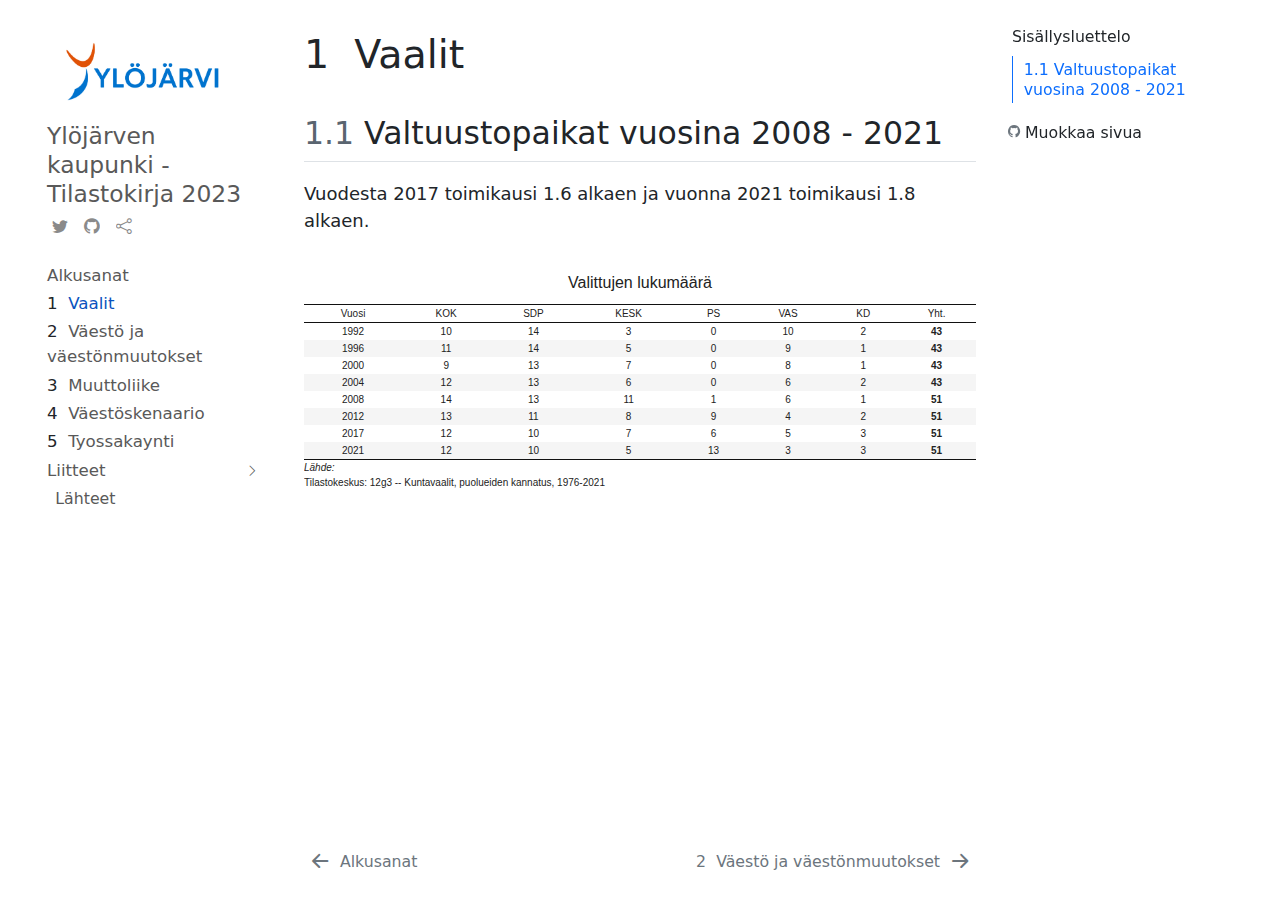
<file: vaalit.html>
<!DOCTYPE html>
<html xmlns="http://www.w3.org/1999/xhtml" lang="fi" xml:lang="fi"><head>
<meta http-equiv="Content-Type" content="text/html; charset=UTF-8">
<meta charset="utf-8">
<meta name="generator" content="quarto-1.3.30">
<meta name="viewport" content="width=device-width, initial-scale=1.0, user-scalable=yes">
<title>Ylöjärven kaupunki - Tilastokirja 2023 - 1&nbsp; Vaalit</title>
<style>
code{white-space: pre-wrap;}
span.smallcaps{font-variant: small-caps;}
div.columns{display: flex; gap: min(4vw, 1.5em);}
div.column{flex: auto; overflow-x: auto;}
div.hanging-indent{margin-left: 1.5em; text-indent: -1.5em;}
ul.task-list{list-style: none;}
ul.task-list li input[type="checkbox"] {
  width: 0.8em;
  margin: 0 0.8em 0.2em -1.6em;
  vertical-align: middle;
}
</style>

<script src="site_libs/quarto-nav/quarto-nav.js"></script>
<script src="site_libs/quarto-nav/headroom.min.js"></script>
<link href="./vaesto.html" rel="next">
<link href="./index.html" rel="prev">
<script src="site_libs/clipboard/clipboard.min.js"></script>
<script src="site_libs/quarto-html/quarto.js"></script>
<script src="site_libs/quarto-html/popper.min.js"></script>
<script src="site_libs/quarto-html/tippy.umd.min.js"></script>
<script src="site_libs/quarto-html/anchor.min.js"></script>
<link href="site_libs/quarto-html/tippy.css" rel="stylesheet">
<link href="site_libs/quarto-html/quarto-syntax-highlighting.css" rel="stylesheet" id="quarto-text-highlighting-styles">
<script src="site_libs/bootstrap/bootstrap.min.js"></script>
<link href="site_libs/bootstrap/bootstrap-icons.css" rel="stylesheet">
<link href="site_libs/bootstrap/bootstrap.min.css" rel="stylesheet" id="quarto-bootstrap" data-mode="light"><script id="quarto-search-options" type="application/json">{
  "language": {
    "search-no-results-text": "Ei tuloksia",
    "search-matching-documents-text": "tulokset",
    "search-copy-link-title": "Kopioi linkki hakuun",
    "search-hide-matches-text": "Piilota loput tulokset",
    "search-more-match-text": "tulos tässä dokumentissa",
    "search-more-matches-text": "tulosta tässä dokumentissa",
    "search-clear-button-title": "Tyhjennä",
    "search-detached-cancel-button-title": "Peruuta",
    "search-submit-button-title": "Lähetä"
  }
}</script><script src="site_libs/kePrint-0.0.1/kePrint.js"></script><link href="site_libs/lightable-0.0.1/lightable.css" rel="stylesheet">
</head>
<body class="nav-sidebar floating">

<div id="quarto-search-results"></div>
  <header id="quarto-header" class="headroom fixed-top"><nav class="quarto-secondary-nav" data-bs-toggle="collapse" data-bs-target="#quarto-sidebar" aria-controls="quarto-sidebar" aria-expanded="false" aria-label="Toggle sidebar navigation" onclick="if (window.quartoToggleHeadroom) { window.quartoToggleHeadroom(); }"><div class="container-fluid d-flex justify-content-between">
      <h1 class="quarto-secondary-nav-title">
<span class="chapter-number">1</span>&nbsp; <span class="chapter-title">Vaalit</span>
</h1>
      <button type="button" class="quarto-btn-toggle btn" aria-label="Show secondary navigation">
        <i class="bi bi-chevron-right"></i>
      </button>
    </div>
  </nav></header><!-- content --><div id="quarto-content" class="quarto-container page-columns page-rows-contents page-layout-article">
<!-- sidebar -->
  <nav id="quarto-sidebar" class="sidebar collapse sidebar-navigation floating overflow-auto"><div class="pt-lg-2 mt-2 text-left sidebar-header sidebar-header-stacked">
      <a href="./index.html" class="sidebar-logo-link">
      <img src="./themes/images/ylojarvi/ylojarvi_logo.jpg" alt="" class="sidebar-logo py-0 d-lg-inline d-none"></a>
    <div class="sidebar-title mb-0 py-0">
      <a href="./">Ylöjärven kaupunki - Tilastokirja 2023</a> 
        <div class="sidebar-tools-main tools-wide">
    <a href="https://twitter.com" title="" class="sidebar-tool px-1"><i class="bi bi-twitter"></i></a>
    <a href="https://github.com/Kangasalakehitys/tilastokirja_ylojarvi" title="Source Code" class="sidebar-tool px-1"><i class="bi bi-github"></i></a>
    <a href="" title="Share" id="sidebar-tool-dropdown-0" class="sidebar-tool dropdown-toggle px-1" data-bs-toggle="dropdown" aria-expanded="false"><i class="bi bi-share"></i></a>
    <ul class="dropdown-menu" aria-labelledby="sidebar-tool-dropdown-0">
<li>
          <a class="dropdown-item sidebar-tools-main-item" href="https://twitter.com/intent/tweet?url=%7Curl%7C">
            <i class="bi bi-bi-twitter pe-1"></i>
          Twitter
          </a>
        </li>
        <li>
          <a class="dropdown-item sidebar-tools-main-item" href="https://www.facebook.com/sharer/sharer.php?u=%7Curl%7C">
            <i class="bi bi-bi-facebook pe-1"></i>
          Facebook
          </a>
        </li>
        <li>
          <a class="dropdown-item sidebar-tools-main-item" href="https://www.linkedin.com/sharing/share-offsite/?url=%7Curl%7C">
            <i class="bi bi-bi-linkedin pe-1"></i>
          LinkedIn
          </a>
        </li>
    </ul>
</div>
    </div>
      </div>
    <div class="sidebar-menu-container"> 
    <ul class="list-unstyled mt-1">
<li class="sidebar-item">
  <div class="sidebar-item-container"> 
  <a href="./index.html" class="sidebar-item-text sidebar-link">Alkusanat</a>
  </div>
</li>
        <li class="sidebar-item">
  <div class="sidebar-item-container"> 
  <a href="./vaalit.html" class="sidebar-item-text sidebar-link active"><span class="chapter-number">1</span>&nbsp; <span class="chapter-title">Vaalit</span></a>
  </div>
</li>
        <li class="sidebar-item">
  <div class="sidebar-item-container"> 
  <a href="./vaesto.html" class="sidebar-item-text sidebar-link"><span class="chapter-number">2</span>&nbsp; <span class="chapter-title">Väestö ja väestönmuutokset</span></a>
  </div>
</li>
        <li class="sidebar-item">
  <div class="sidebar-item-container"> 
  <a href="./muuttoliike.html" class="sidebar-item-text sidebar-link"><span class="chapter-number">3</span>&nbsp; <span class="chapter-title">Muuttoliike</span></a>
  </div>
</li>
        <li class="sidebar-item">
  <div class="sidebar-item-container"> 
  <a href="./vaestoskenaario.html" class="sidebar-item-text sidebar-link"><span class="chapter-number">4</span>&nbsp; <span class="chapter-title">Väestöskenaario</span></a>
  </div>
</li>
        <li class="sidebar-item">
  <div class="sidebar-item-container"> 
  <a href="./tyossakaynti.html" class="sidebar-item-text sidebar-link"><span class="chapter-number">5</span>&nbsp; <span class="chapter-title">Tyossakaynti</span></a>
  </div>
</li>
        <li class="sidebar-item sidebar-item-section">
      <div class="sidebar-item-container"> 
            <a class="sidebar-item-text sidebar-link text-start" data-bs-toggle="collapse" data-bs-target="#quarto-sidebar-section-1" aria-expanded="true">Liitteet</a>
          <a class="sidebar-item-toggle text-start" data-bs-toggle="collapse" data-bs-target="#quarto-sidebar-section-1" aria-expanded="true">
            <i class="bi bi-chevron-right ms-2"></i>
          </a> 
      </div>
      <ul id="quarto-sidebar-section-1" class="collapse list-unstyled sidebar-section depth1 show">
<li class="sidebar-item">
  <div class="sidebar-item-container"> 
  <a href="./lahteet.html" class="sidebar-item-text sidebar-link">Lähteet</a>
  </div>
</li>
      </ul>
</li>
    </ul>
</div>
</nav><!-- margin-sidebar --><div id="quarto-margin-sidebar" class="sidebar margin-sidebar">
        <nav id="TOC" role="doc-toc" class="toc-active"><h2 id="toc-title">Sisällysluettelo</h2>
   
  <ul>
<li><a href="#valtuustopaikat-vuosina-2008---2021" id="toc-valtuustopaikat-vuosina-2008---2021" class="nav-link active" data-scroll-target="#valtuustopaikat-vuosina-2008---2021"><span class="toc-section-number">1.1</span>  Valtuustopaikat vuosina 2008 - 2021</a></li>
  </ul><div class="toc-actions"><div><i class="bi bi-github"></i></div><div class="action-links"><p><a href="https://github.com/Kangasalakehitys/tilastokirja_ylojarvi/edit/main/vaalit.qmd" class="toc-action">Muokkaa sivua</a></p></div></div></nav>
    </div>
<!-- main -->
<main class="content" id="quarto-document-content"><header id="title-block-header" class="quarto-title-block default"><div class="quarto-title">
<h1 class="title d-none d-lg-block">
<span class="chapter-number">1</span>&nbsp; <span class="chapter-title">Vaalit</span>
</h1>
</div>



<div class="quarto-title-meta">

    
  
    
  </div>
  

</header><section id="valtuustopaikat-vuosina-2008---2021" class="level2" data-number="1.1"><h2 data-number="1.1" class="anchored" data-anchor-id="valtuustopaikat-vuosina-2008---2021">
<span class="header-section-number">1.1</span> Valtuustopaikat vuosina 2008 - 2021</h2>
<p>Vuodesta 2017 toimikausi 1.6 alkaen ja vuonna 2021 toimikausi 1.8 alkaen.</p>
<div class="cell" data-hash="vaalit_cache/html/2.1 Valtuustopaikat_3962e79c4bdd2fb3afe2bea76d3db42c">
<div class="cell-output-display">

<table class=" lightable-classic lightable-striped" style="font-size: 10px; font-family: &quot;Arial Narrow&quot;, &quot;Source Sans Pro&quot;, sans-serif; margin-left: auto; margin-right: auto;border-bottom: 0;">
<caption style="font-size: initial !important;">Valittujen lukumäärä</caption>
 <thead><tr>
<th style="text-align:center;"> Vuosi </th>
   <th style="text-align:center;"> KOK </th>
   <th style="text-align:center;"> SDP </th>
   <th style="text-align:center;"> KESK </th>
   <th style="text-align:center;"> PS </th>
   <th style="text-align:center;"> VAS </th>
   <th style="text-align:center;"> KD </th>
   <th style="text-align:center;"> Yht. </th>
  </tr></thead>
<tbody>
<tr>
<td style="text-align:center;"> 1992 </td>
   <td style="text-align:center;"> 10 </td>
   <td style="text-align:center;"> 14 </td>
   <td style="text-align:center;"> 3 </td>
   <td style="text-align:center;"> 0 </td>
   <td style="text-align:center;"> 10 </td>
   <td style="text-align:center;"> 2 </td>
   <td style="text-align:center;font-weight: bold;"> 43 </td>
  </tr>
<tr>
<td style="text-align:center;"> 1996 </td>
   <td style="text-align:center;"> 11 </td>
   <td style="text-align:center;"> 14 </td>
   <td style="text-align:center;"> 5 </td>
   <td style="text-align:center;"> 0 </td>
   <td style="text-align:center;"> 9 </td>
   <td style="text-align:center;"> 1 </td>
   <td style="text-align:center;font-weight: bold;"> 43 </td>
  </tr>
<tr>
<td style="text-align:center;"> 2000 </td>
   <td style="text-align:center;"> 9 </td>
   <td style="text-align:center;"> 13 </td>
   <td style="text-align:center;"> 7 </td>
   <td style="text-align:center;"> 0 </td>
   <td style="text-align:center;"> 8 </td>
   <td style="text-align:center;"> 1 </td>
   <td style="text-align:center;font-weight: bold;"> 43 </td>
  </tr>
<tr>
<td style="text-align:center;"> 2004 </td>
   <td style="text-align:center;"> 12 </td>
   <td style="text-align:center;"> 13 </td>
   <td style="text-align:center;"> 6 </td>
   <td style="text-align:center;"> 0 </td>
   <td style="text-align:center;"> 6 </td>
   <td style="text-align:center;"> 2 </td>
   <td style="text-align:center;font-weight: bold;"> 43 </td>
  </tr>
<tr>
<td style="text-align:center;"> 2008 </td>
   <td style="text-align:center;"> 14 </td>
   <td style="text-align:center;"> 13 </td>
   <td style="text-align:center;"> 11 </td>
   <td style="text-align:center;"> 1 </td>
   <td style="text-align:center;"> 6 </td>
   <td style="text-align:center;"> 1 </td>
   <td style="text-align:center;font-weight: bold;"> 51 </td>
  </tr>
<tr>
<td style="text-align:center;"> 2012 </td>
   <td style="text-align:center;"> 13 </td>
   <td style="text-align:center;"> 11 </td>
   <td style="text-align:center;"> 8 </td>
   <td style="text-align:center;"> 9 </td>
   <td style="text-align:center;"> 4 </td>
   <td style="text-align:center;"> 2 </td>
   <td style="text-align:center;font-weight: bold;"> 51 </td>
  </tr>
<tr>
<td style="text-align:center;"> 2017 </td>
   <td style="text-align:center;"> 12 </td>
   <td style="text-align:center;"> 10 </td>
   <td style="text-align:center;"> 7 </td>
   <td style="text-align:center;"> 6 </td>
   <td style="text-align:center;"> 5 </td>
   <td style="text-align:center;"> 3 </td>
   <td style="text-align:center;font-weight: bold;"> 51 </td>
  </tr>
<tr>
<td style="text-align:center;"> 2021 </td>
   <td style="text-align:center;"> 12 </td>
   <td style="text-align:center;"> 10 </td>
   <td style="text-align:center;"> 5 </td>
   <td style="text-align:center;"> 13 </td>
   <td style="text-align:center;"> 3 </td>
   <td style="text-align:center;"> 3 </td>
   <td style="text-align:center;font-weight: bold;"> 51 </td>
  </tr>
</tbody>
<tfoot>
<tr><td style="padding: 0; " colspan="100%"><span style="font-style: italic;">Lähde:</span></td></tr>
<tr><td style="padding: 0; " colspan="100%">
<sup></sup> Tilastokeskus: 12g3 -- Kuntavaalit, puolueiden kannatus, 1976-2021</td></tr>
</tfoot>
</table>
</div>
</div>


</section></main><!-- /main --><script id="quarto-html-after-body" type="application/javascript">
window.document.addEventListener("DOMContentLoaded", function (event) {
  const toggleBodyColorMode = (bsSheetEl) => {
    const mode = bsSheetEl.getAttribute("data-mode");
    const bodyEl = window.document.querySelector("body");
    if (mode === "dark") {
      bodyEl.classList.add("quarto-dark");
      bodyEl.classList.remove("quarto-light");
    } else {
      bodyEl.classList.add("quarto-light");
      bodyEl.classList.remove("quarto-dark");
    }
  }
  const toggleBodyColorPrimary = () => {
    const bsSheetEl = window.document.querySelector("link#quarto-bootstrap");
    if (bsSheetEl) {
      toggleBodyColorMode(bsSheetEl);
    }
  }
  toggleBodyColorPrimary();  
  const icon = "";
  const anchorJS = new window.AnchorJS();
  anchorJS.options = {
    placement: 'right',
    icon: icon
  };
  anchorJS.add('.anchored');
  const clipboard = new window.ClipboardJS('.code-copy-button', {
    target: function(trigger) {
      return trigger.previousElementSibling;
    }
  });
  clipboard.on('success', function(e) {
    // button target
    const button = e.trigger;
    // don't keep focus
    button.blur();
    // flash "checked"
    button.classList.add('code-copy-button-checked');
    var currentTitle = button.getAttribute("title");
    button.setAttribute("title", "Kopioitu!");
    let tooltip;
    if (window.bootstrap) {
      button.setAttribute("data-bs-toggle", "tooltip");
      button.setAttribute("data-bs-placement", "left");
      button.setAttribute("data-bs-title", "Kopioitu!");
      tooltip = new bootstrap.Tooltip(button, 
        { trigger: "manual", 
          customClass: "code-copy-button-tooltip",
          offset: [0, -8]});
      tooltip.show();    
    }
    setTimeout(function() {
      if (tooltip) {
        tooltip.hide();
        button.removeAttribute("data-bs-title");
        button.removeAttribute("data-bs-toggle");
        button.removeAttribute("data-bs-placement");
      }
      button.setAttribute("title", currentTitle);
      button.classList.remove('code-copy-button-checked');
    }, 1000);
    // clear code selection
    e.clearSelection();
  });
  function tippyHover(el, contentFn) {
    const config = {
      allowHTML: true,
      content: contentFn,
      maxWidth: 500,
      delay: 100,
      arrow: false,
      appendTo: function(el) {
          return el.parentElement;
      },
      interactive: true,
      interactiveBorder: 10,
      theme: 'quarto',
      placement: 'bottom-start'
    };
    window.tippy(el, config); 
  }
  const noterefs = window.document.querySelectorAll('a[role="doc-noteref"]');
  for (var i=0; i<noterefs.length; i++) {
    const ref = noterefs[i];
    tippyHover(ref, function() {
      // use id or data attribute instead here
      let href = ref.getAttribute('data-footnote-href') || ref.getAttribute('href');
      try { href = new URL(href).hash; } catch {}
      const id = href.replace(/^#\/?/, "");
      const note = window.document.getElementById(id);
      return note.innerHTML;
    });
  }
  const findCites = (el) => {
    const parentEl = el.parentElement;
    if (parentEl) {
      const cites = parentEl.dataset.cites;
      if (cites) {
        return {
          el,
          cites: cites.split(' ')
        };
      } else {
        return findCites(el.parentElement)
      }
    } else {
      return undefined;
    }
  };
  var bibliorefs = window.document.querySelectorAll('a[role="doc-biblioref"]');
  for (var i=0; i<bibliorefs.length; i++) {
    const ref = bibliorefs[i];
    const citeInfo = findCites(ref);
    if (citeInfo) {
      tippyHover(citeInfo.el, function() {
        var popup = window.document.createElement('div');
        citeInfo.cites.forEach(function(cite) {
          var citeDiv = window.document.createElement('div');
          citeDiv.classList.add('hanging-indent');
          citeDiv.classList.add('csl-entry');
          var biblioDiv = window.document.getElementById('ref-' + cite);
          if (biblioDiv) {
            citeDiv.innerHTML = biblioDiv.innerHTML;
          }
          popup.appendChild(citeDiv);
        });
        return popup.innerHTML;
      });
    }
  }
});
</script><nav class="page-navigation"><div class="nav-page nav-page-previous">
      <a href="./index.html" class="pagination-link">
        <i class="bi bi-arrow-left-short"></i> <span class="nav-page-text">Alkusanat</span>
      </a>          
  </div>
  <div class="nav-page nav-page-next">
      <a href="./vaesto.html" class="pagination-link">
        <span class="nav-page-text"><span class="chapter-number">2</span>&nbsp; <span class="chapter-title">Väestö ja väestönmuutokset</span></span> <i class="bi bi-arrow-right-short"></i>
      </a>
  </div>
</nav>
</div> <!-- /content -->



</body></html>
</file>
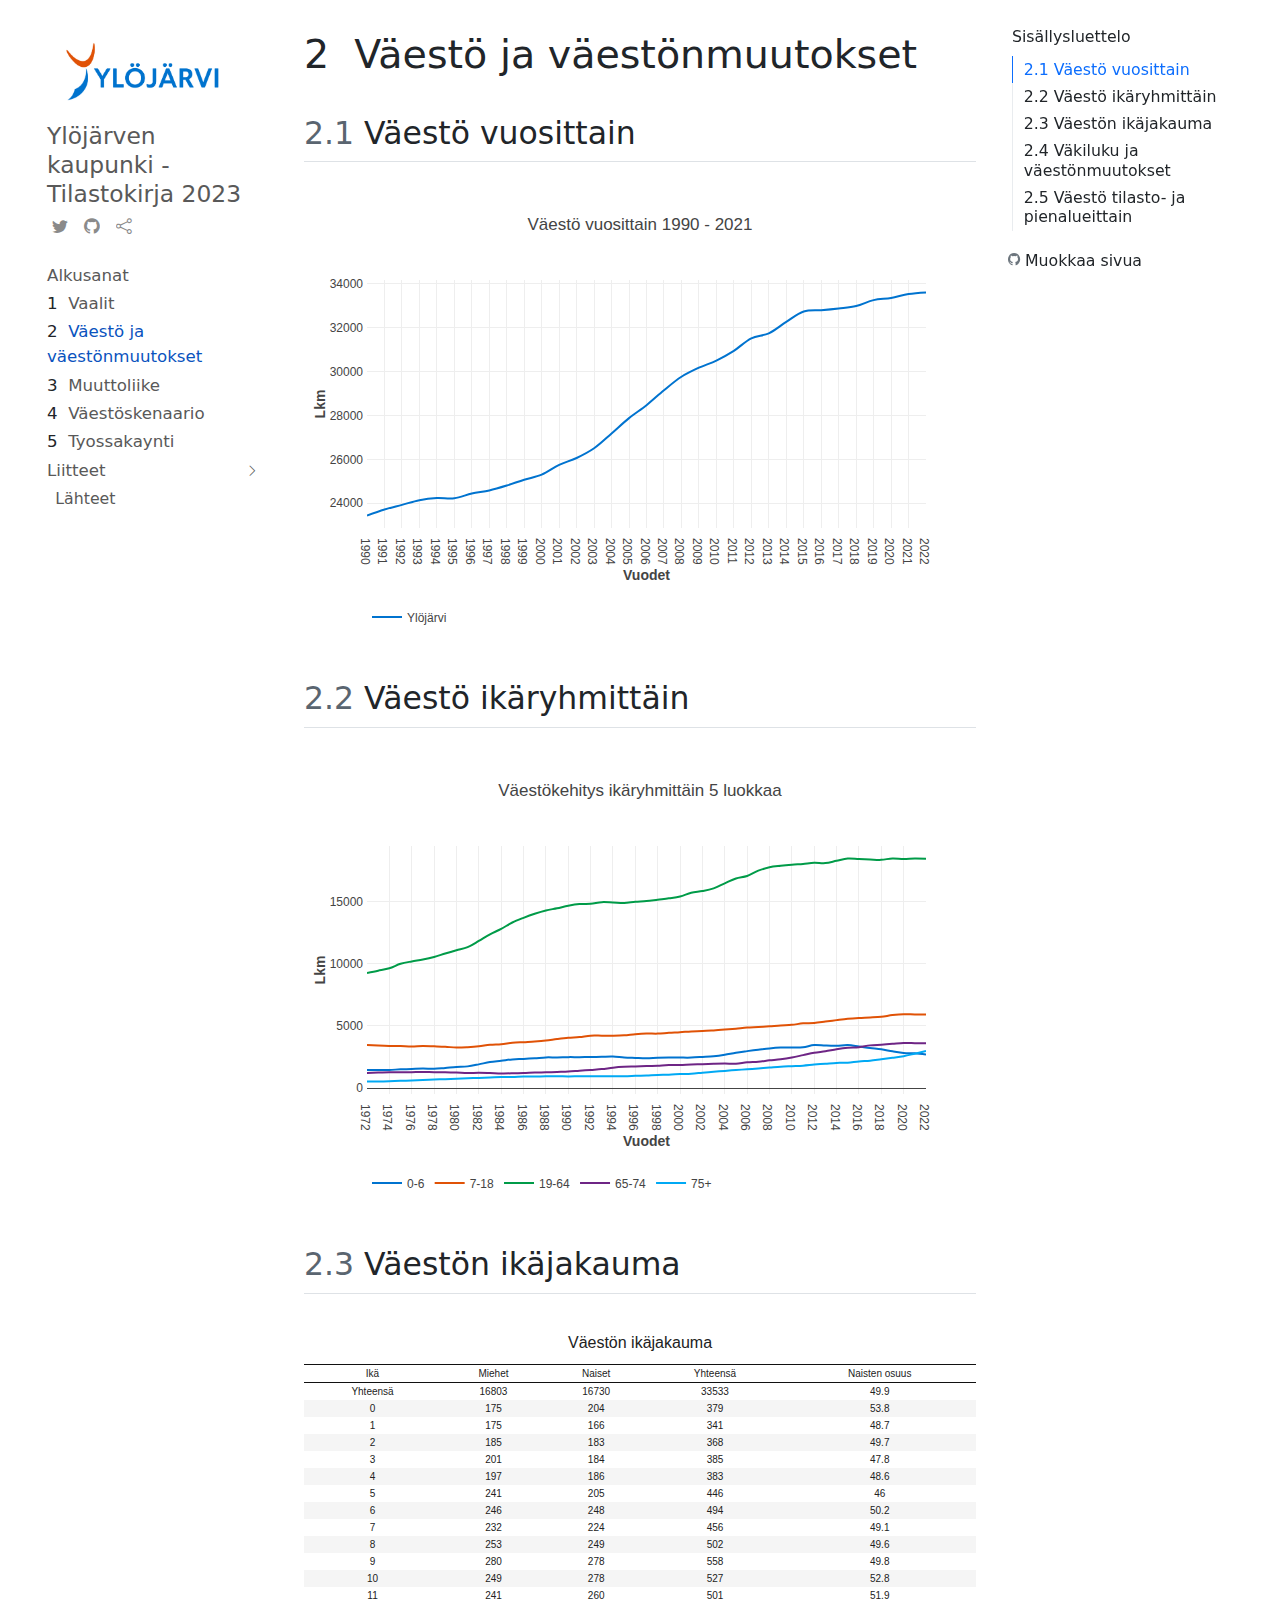
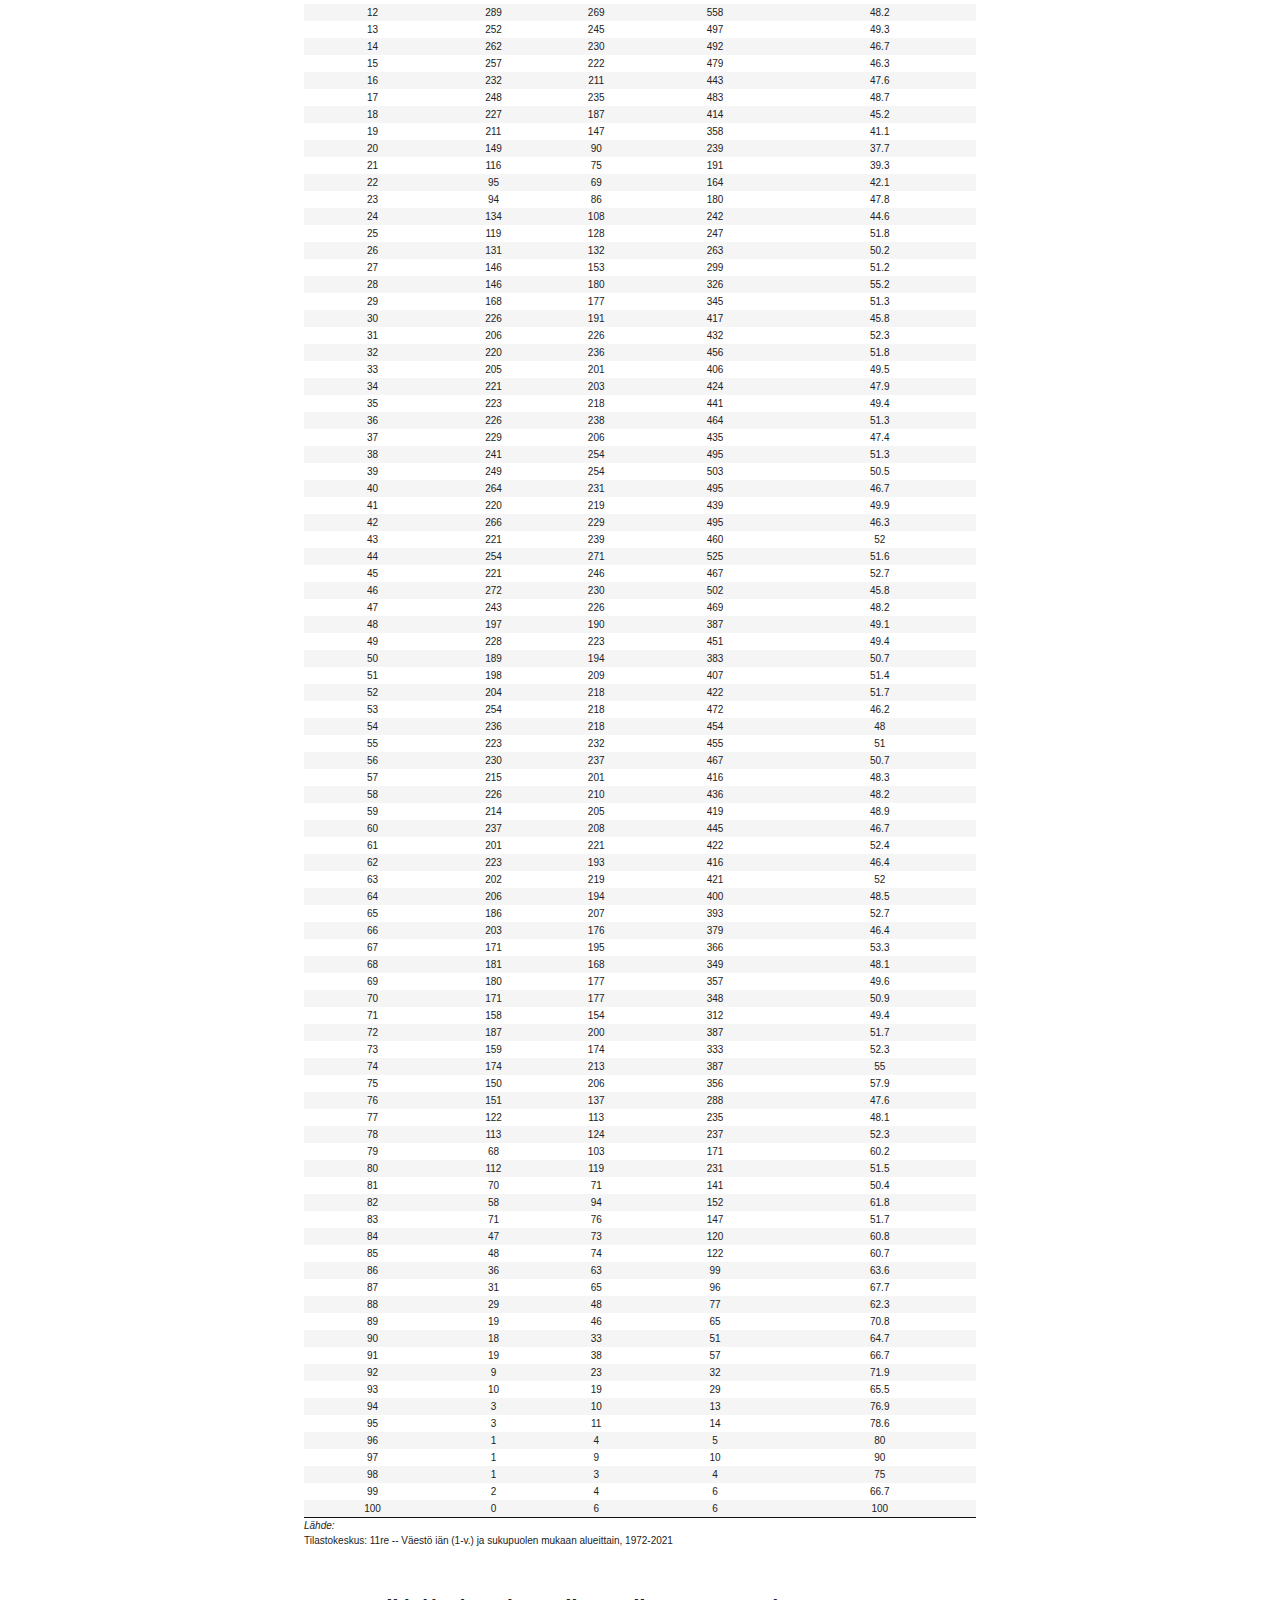
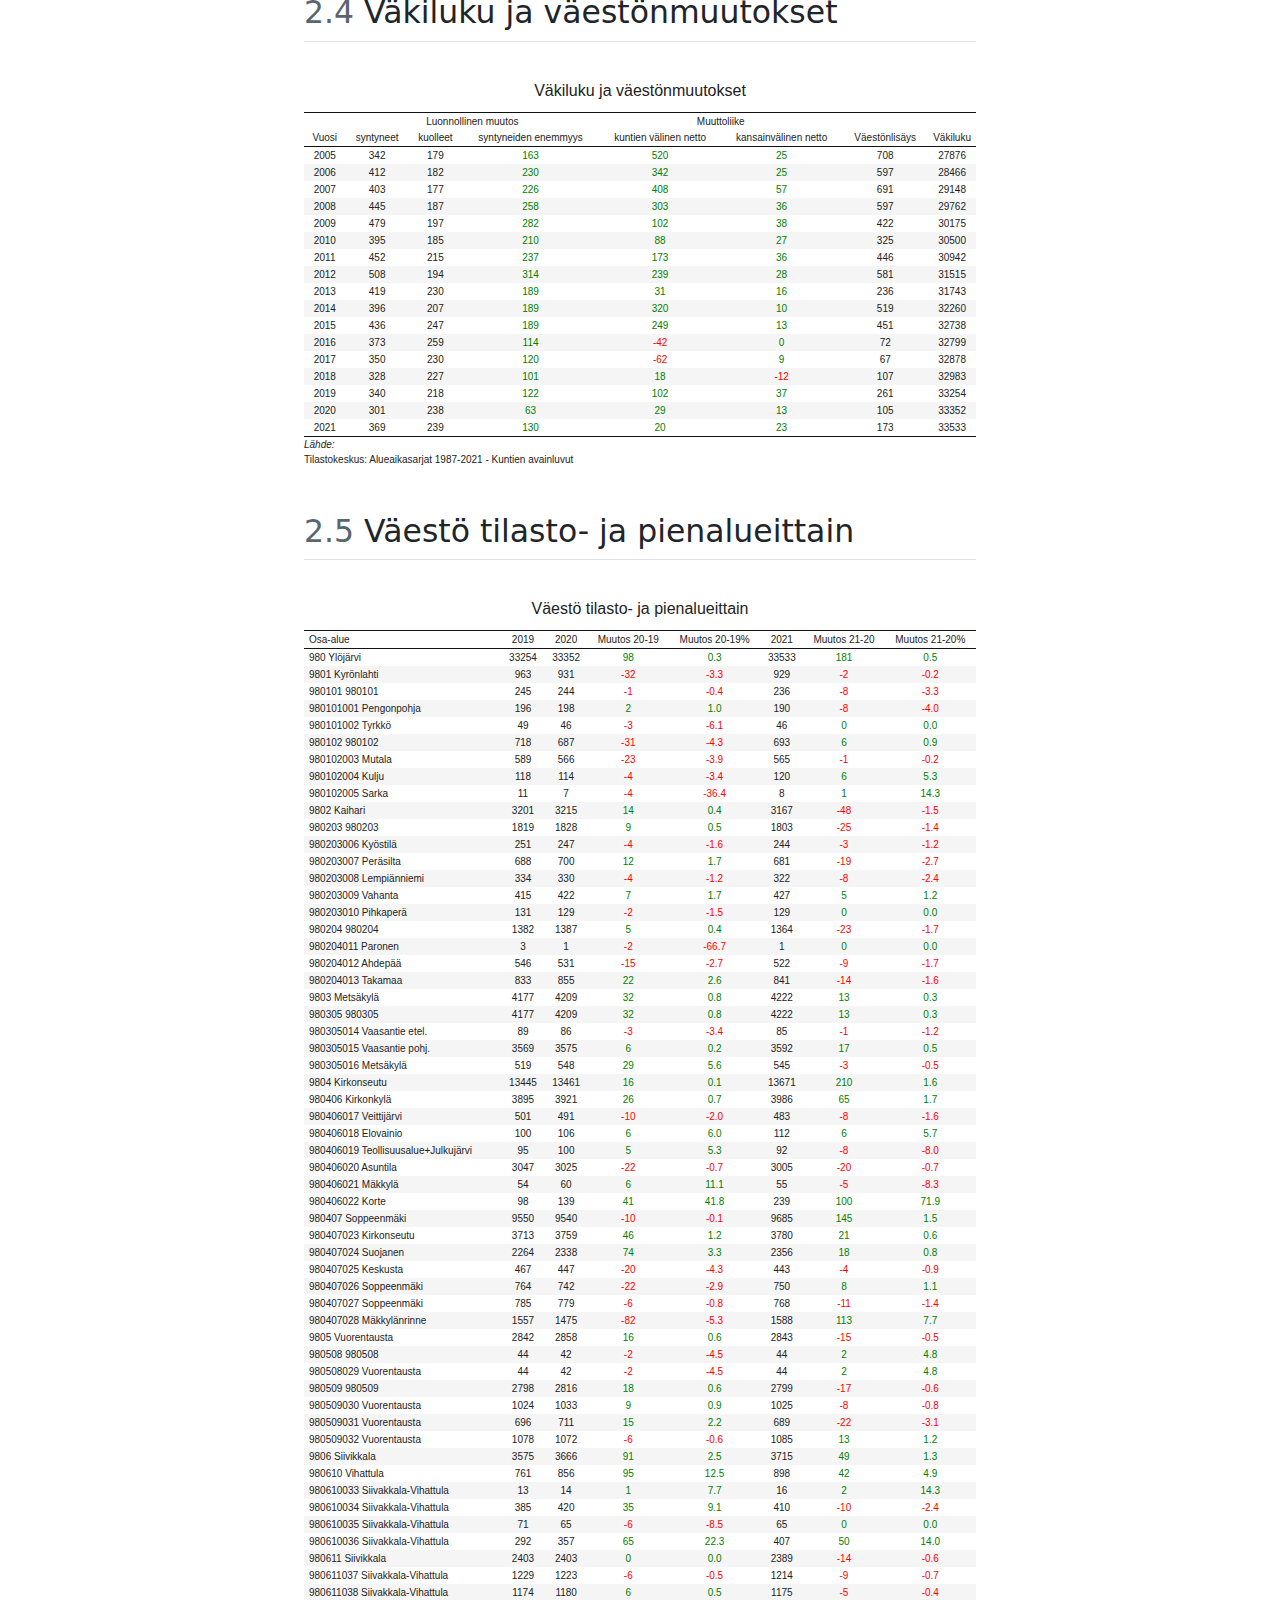
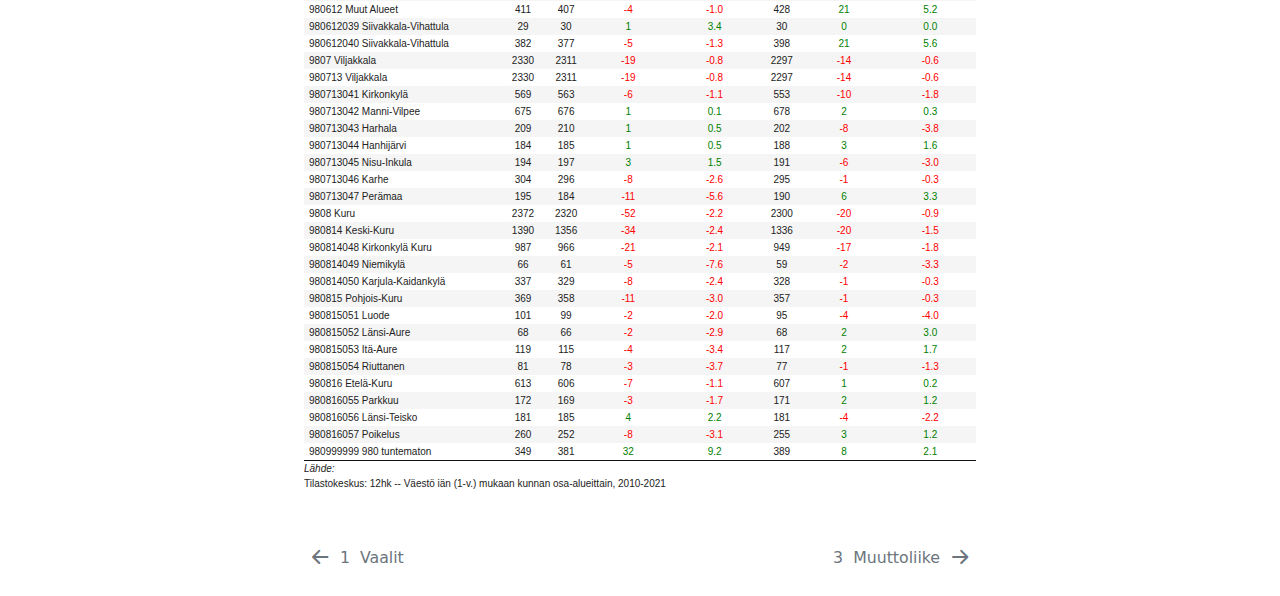
<file: vaesto.html>
<!DOCTYPE html>
<html xmlns="http://www.w3.org/1999/xhtml" lang="fi" xml:lang="fi"><head>
<meta http-equiv="Content-Type" content="text/html; charset=UTF-8">
<meta charset="utf-8">
<meta name="generator" content="quarto-1.3.30">
<meta name="viewport" content="width=device-width, initial-scale=1.0, user-scalable=yes">
<title>Ylöjärven kaupunki - Tilastokirja 2023 - 2&nbsp; Väestö ja väestönmuutokset</title>
<style>
code{white-space: pre-wrap;}
span.smallcaps{font-variant: small-caps;}
div.columns{display: flex; gap: min(4vw, 1.5em);}
div.column{flex: auto; overflow-x: auto;}
div.hanging-indent{margin-left: 1.5em; text-indent: -1.5em;}
ul.task-list{list-style: none;}
ul.task-list li input[type="checkbox"] {
  width: 0.8em;
  margin: 0 0.8em 0.2em -1.6em;
  vertical-align: middle;
}
</style>

<script src="site_libs/quarto-nav/quarto-nav.js"></script>
<script src="site_libs/quarto-nav/headroom.min.js"></script>
<link href="./muuttoliike.html" rel="next">
<link href="./vaalit.html" rel="prev">
<script src="site_libs/clipboard/clipboard.min.js"></script>
<script src="site_libs/quarto-html/quarto.js"></script>
<script src="site_libs/quarto-html/popper.min.js"></script>
<script src="site_libs/quarto-html/tippy.umd.min.js"></script>
<script src="site_libs/quarto-html/anchor.min.js"></script>
<link href="site_libs/quarto-html/tippy.css" rel="stylesheet">
<link href="site_libs/quarto-html/quarto-syntax-highlighting.css" rel="stylesheet" id="quarto-text-highlighting-styles">
<script src="site_libs/bootstrap/bootstrap.min.js"></script>
<link href="site_libs/bootstrap/bootstrap-icons.css" rel="stylesheet">
<link href="site_libs/bootstrap/bootstrap.min.css" rel="stylesheet" id="quarto-bootstrap" data-mode="light"><script id="quarto-search-options" type="application/json">{
  "language": {
    "search-no-results-text": "Ei tuloksia",
    "search-matching-documents-text": "tulokset",
    "search-copy-link-title": "Kopioi linkki hakuun",
    "search-hide-matches-text": "Piilota loput tulokset",
    "search-more-match-text": "tulos tässä dokumentissa",
    "search-more-matches-text": "tulosta tässä dokumentissa",
    "search-clear-button-title": "Tyhjennä",
    "search-detached-cancel-button-title": "Peruuta",
    "search-submit-button-title": "Lähetä"
  }
}</script><script src="site_libs/htmlwidgets-1.6.0/htmlwidgets.js"></script><script src="site_libs/plotly-binding-4.10.1/plotly.js"></script><script src="site_libs/typedarray-0.1/typedarray.min.js"></script><script src="site_libs/jquery-3.5.1/jquery.min.js"></script><link href="site_libs/crosstalk-1.2.0/css/crosstalk.min.css" rel="stylesheet">
<script src="site_libs/crosstalk-1.2.0/js/crosstalk.min.js"></script><link href="site_libs/plotly-htmlwidgets-css-2.11.1/plotly-htmlwidgets.css" rel="stylesheet">
<script src="site_libs/plotly-main-2.11.1/plotly-latest.min.js"></script><script src="site_libs/kePrint-0.0.1/kePrint.js"></script><link href="site_libs/lightable-0.0.1/lightable.css" rel="stylesheet">
</head>
<body class="nav-sidebar floating">

<div id="quarto-search-results"></div>
  <header id="quarto-header" class="headroom fixed-top"><nav class="quarto-secondary-nav" data-bs-toggle="collapse" data-bs-target="#quarto-sidebar" aria-controls="quarto-sidebar" aria-expanded="false" aria-label="Toggle sidebar navigation" onclick="if (window.quartoToggleHeadroom) { window.quartoToggleHeadroom(); }"><div class="container-fluid d-flex justify-content-between">
      <h1 class="quarto-secondary-nav-title">
<span class="chapter-number">2</span>&nbsp; <span class="chapter-title">Väestö ja väestönmuutokset</span>
</h1>
      <button type="button" class="quarto-btn-toggle btn" aria-label="Show secondary navigation">
        <i class="bi bi-chevron-right"></i>
      </button>
    </div>
  </nav></header><!-- content --><div id="quarto-content" class="quarto-container page-columns page-rows-contents page-layout-article">
<!-- sidebar -->
  <nav id="quarto-sidebar" class="sidebar collapse sidebar-navigation floating overflow-auto"><div class="pt-lg-2 mt-2 text-left sidebar-header sidebar-header-stacked">
      <a href="./index.html" class="sidebar-logo-link">
      <img src="./themes/images/ylojarvi/ylojarvi_logo.jpg" alt="" class="sidebar-logo py-0 d-lg-inline d-none"></a>
    <div class="sidebar-title mb-0 py-0">
      <a href="./">Ylöjärven kaupunki - Tilastokirja 2023</a> 
        <div class="sidebar-tools-main tools-wide">
    <a href="https://twitter.com" title="" class="sidebar-tool px-1"><i class="bi bi-twitter"></i></a>
    <a href="https://github.com/Kangasalakehitys/tilastokirja_ylojarvi" title="Source Code" class="sidebar-tool px-1"><i class="bi bi-github"></i></a>
    <a href="" title="Share" id="sidebar-tool-dropdown-0" class="sidebar-tool dropdown-toggle px-1" data-bs-toggle="dropdown" aria-expanded="false"><i class="bi bi-share"></i></a>
    <ul class="dropdown-menu" aria-labelledby="sidebar-tool-dropdown-0">
<li>
          <a class="dropdown-item sidebar-tools-main-item" href="https://twitter.com/intent/tweet?url=%7Curl%7C">
            <i class="bi bi-bi-twitter pe-1"></i>
          Twitter
          </a>
        </li>
        <li>
          <a class="dropdown-item sidebar-tools-main-item" href="https://www.facebook.com/sharer/sharer.php?u=%7Curl%7C">
            <i class="bi bi-bi-facebook pe-1"></i>
          Facebook
          </a>
        </li>
        <li>
          <a class="dropdown-item sidebar-tools-main-item" href="https://www.linkedin.com/sharing/share-offsite/?url=%7Curl%7C">
            <i class="bi bi-bi-linkedin pe-1"></i>
          LinkedIn
          </a>
        </li>
    </ul>
</div>
    </div>
      </div>
    <div class="sidebar-menu-container"> 
    <ul class="list-unstyled mt-1">
<li class="sidebar-item">
  <div class="sidebar-item-container"> 
  <a href="./index.html" class="sidebar-item-text sidebar-link">Alkusanat</a>
  </div>
</li>
        <li class="sidebar-item">
  <div class="sidebar-item-container"> 
  <a href="./vaalit.html" class="sidebar-item-text sidebar-link"><span class="chapter-number">1</span>&nbsp; <span class="chapter-title">Vaalit</span></a>
  </div>
</li>
        <li class="sidebar-item">
  <div class="sidebar-item-container"> 
  <a href="./vaesto.html" class="sidebar-item-text sidebar-link active"><span class="chapter-number">2</span>&nbsp; <span class="chapter-title">Väestö ja väestönmuutokset</span></a>
  </div>
</li>
        <li class="sidebar-item">
  <div class="sidebar-item-container"> 
  <a href="./muuttoliike.html" class="sidebar-item-text sidebar-link"><span class="chapter-number">3</span>&nbsp; <span class="chapter-title">Muuttoliike</span></a>
  </div>
</li>
        <li class="sidebar-item">
  <div class="sidebar-item-container"> 
  <a href="./vaestoskenaario.html" class="sidebar-item-text sidebar-link"><span class="chapter-number">4</span>&nbsp; <span class="chapter-title">Väestöskenaario</span></a>
  </div>
</li>
        <li class="sidebar-item">
  <div class="sidebar-item-container"> 
  <a href="./tyossakaynti.html" class="sidebar-item-text sidebar-link"><span class="chapter-number">5</span>&nbsp; <span class="chapter-title">Tyossakaynti</span></a>
  </div>
</li>
        <li class="sidebar-item sidebar-item-section">
      <div class="sidebar-item-container"> 
            <a class="sidebar-item-text sidebar-link text-start" data-bs-toggle="collapse" data-bs-target="#quarto-sidebar-section-1" aria-expanded="true">Liitteet</a>
          <a class="sidebar-item-toggle text-start" data-bs-toggle="collapse" data-bs-target="#quarto-sidebar-section-1" aria-expanded="true">
            <i class="bi bi-chevron-right ms-2"></i>
          </a> 
      </div>
      <ul id="quarto-sidebar-section-1" class="collapse list-unstyled sidebar-section depth1 show">
<li class="sidebar-item">
  <div class="sidebar-item-container"> 
  <a href="./lahteet.html" class="sidebar-item-text sidebar-link">Lähteet</a>
  </div>
</li>
      </ul>
</li>
    </ul>
</div>
</nav><!-- margin-sidebar --><div id="quarto-margin-sidebar" class="sidebar margin-sidebar">
        <nav id="TOC" role="doc-toc" class="toc-active"><h2 id="toc-title">Sisällysluettelo</h2>
   
  <ul>
<li><a href="#v%C3%A4est%C3%B6-vuosittain" id="toc-väestö-vuosittain" class="nav-link active" data-scroll-target="#v%C3%A4est%C3%B6-vuosittain"><span class="toc-section-number">2.1</span>  Väestö vuosittain</a></li>
  <li><a href="#v%C3%A4est%C3%B6-ik%C3%A4ryhmitt%C3%A4in" id="toc-väestö-ikäryhmittäin" class="nav-link" data-scroll-target="#v%C3%A4est%C3%B6-ik%C3%A4ryhmitt%C3%A4in"><span class="toc-section-number">2.2</span>  Väestö ikäryhmittäin</a></li>
  <li><a href="#v%C3%A4est%C3%B6n-ik%C3%A4jakauma" id="toc-väestön-ikäjakauma" class="nav-link" data-scroll-target="#v%C3%A4est%C3%B6n-ik%C3%A4jakauma"><span class="toc-section-number">2.3</span>  Väestön ikäjakauma</a></li>
  <li><a href="#v%C3%A4kiluku-ja-v%C3%A4est%C3%B6nmuutokset" id="toc-väkiluku-ja-väestönmuutokset" class="nav-link" data-scroll-target="#v%C3%A4kiluku-ja-v%C3%A4est%C3%B6nmuutokset"><span class="toc-section-number">2.4</span>  Väkiluku ja väestönmuutokset</a></li>
  <li><a href="#v%C3%A4est%C3%B6-tilasto--ja-pienalueittain" id="toc-väestö-tilasto--ja-pienalueittain" class="nav-link" data-scroll-target="#v%C3%A4est%C3%B6-tilasto--ja-pienalueittain"><span class="toc-section-number">2.5</span>  Väestö tilasto- ja pienalueittain</a></li>
  </ul><div class="toc-actions"><div><i class="bi bi-github"></i></div><div class="action-links"><p><a href="https://github.com/Kangasalakehitys/tilastokirja_ylojarvi/edit/main/vaesto.qmd" class="toc-action">Muokkaa sivua</a></p></div></div></nav>
    </div>
<!-- main -->
<main class="content" id="quarto-document-content"><header id="title-block-header" class="quarto-title-block default"><div class="quarto-title">
<h1 class="title d-none d-lg-block">
<span class="chapter-number">2</span>&nbsp; <span class="chapter-title">Väestö ja väestönmuutokset</span>
</h1>
</div>



<div class="quarto-title-meta">

    
  
    
  </div>
  

</header><section id="väestö-vuosittain" class="level2" data-number="2.1"><h2 data-number="2.1" class="anchored" data-anchor-id="väestö-vuosittain">
<span class="header-section-number">2.1</span> Väestö vuosittain</h2>
<div class="cell" data-hash="vaesto_cache/html/3.1 Väestö vuosittain - chart_dc51c6dda27b099a0b14d3ccb2104f83">
<div class="cell-output-display">
<div class="plotly html-widget html-fill-item-overflow-hidden html-fill-item" id="htmlwidget-0ffd71da1ac7a764cc90" style="width:100%;height:464px;"></div>
<script type="application/json" data-for="htmlwidget-0ffd71da1ac7a764cc90">{"x":{"visdat":{"1ec8496c353e":["function () ","plotlyVisDat"]},"cur_data":"1ec8496c353e","attrs":{"1ec8496c353e":{"x":{},"y":{},"mode":"lines","line":{"shape":"spline","color":"rgb(0,115,207)","width":2},"name":"Ylöjärvi","alpha_stroke":1,"sizes":[10,100],"spans":[1,20],"type":"scatter"}},"layout":{"margin":{"b":50,"l":50,"t":100,"r":50,"pad":3},"autosize":true,"title":"Väestö vuosittain 1990 - 2021","legend":{"orientation":"h","x":0,"y":-0.3},"paper_bgcolor":"rgba(0,0,0,0)","plot_bgcolor":"rgba(0,0,0,0)","showlegend":true,"xaxis":{"domain":[0,1],"automargin":true,"title":"<b>Vuodet<\/b>","type":"category","categoryorder":"array","categoryarray":["1990","1991","1992","1993","1994","1995","1996","1997","1998","1999","2000","2001","2002","2003","2004","2005","2006","2007","2008","2009","2010","2011","2012","2013","2014","2015","2016","2017","2018","2019","2020","2021","2022"]},"yaxis":{"domain":[0,1],"automargin":true,"title":"<b>Lkm<\/b>","tickformat":"d"},"hovermode":"closest"},"source":"A","config":{"modeBarButtonsToAdd":["hoverclosest","hovercompare"],"showSendToCloud":false,"displaylogo":false},"data":[{"x":["1990","1991","1992","1993","1994","1995","1996","1997","1998","1999","2000","2001","2002","2003","2004","2005","2006","2007","2008","2009","2010","2011","2012","2013","2014","2015","2016","2017","2018","2019","2020","2021","2022"],"y":[23434,23712,23922,24137,24232,24223,24439,24582,24805,25070,25299,25747,26060,26502,27178,27876,28466,29148,29762,30175,30500,30942,31515,31743,32260,32738,32799,32878,32983,33254,33352,33533,33607],"mode":"lines","line":{"color":"rgb(0,115,207)","shape":"spline","width":2},"name":"Ylöjärvi","type":"scatter","marker":{"color":"rgba(31,119,180,1)","line":{"color":"rgba(31,119,180,1)"}},"error_y":{"color":"rgba(31,119,180,1)"},"error_x":{"color":"rgba(31,119,180,1)"},"xaxis":"x","yaxis":"y","frame":null}],"highlight":{"on":"plotly_click","persistent":false,"dynamic":false,"selectize":false,"opacityDim":0.2,"selected":{"opacity":1},"debounce":0},"shinyEvents":["plotly_hover","plotly_click","plotly_selected","plotly_relayout","plotly_brushed","plotly_brushing","plotly_clickannotation","plotly_doubleclick","plotly_deselect","plotly_afterplot","plotly_sunburstclick"],"base_url":"https://plot.ly"},"evals":[],"jsHooks":[]}</script>
</div>
</div>
</section><section id="väestö-ikäryhmittäin" class="level2" data-number="2.2"><h2 data-number="2.2" class="anchored" data-anchor-id="väestö-ikäryhmittäin">
<span class="header-section-number">2.2</span> Väestö ikäryhmittäin</h2>
<div class="cell" data-hash="vaesto_cache/html/3.2 Väestö ikäryhmittäin 5lk - chart_434db3c5fe426fe11d86de07cd65c3fa">
<div class="cell-output-display">
<div class="plotly html-widget html-fill-item-overflow-hidden html-fill-item" id="htmlwidget-9357993b7e4399ef42ea" style="width:100%;height:464px;"></div>
<script type="application/json" data-for="htmlwidget-9357993b7e4399ef42ea">{"x":{"visdat":{"1ec83df4eec":["function () ","plotlyVisDat"]},"cur_data":"1ec83df4eec","attrs":{"1ec83df4eec":{"x":{},"y":{},"mode":"lines","line":{"shape":"spline","color":"rgb(0,115,207)","width":2},"name":"0-6","alpha_stroke":1,"sizes":[10,100],"spans":[1,20],"type":"scatter"},"1ec83df4eec.1":{"x":{},"y":{},"mode":"lines","line":{"shape":"spline","color":"rgb(224,82,6)","width":2},"name":"7-18","alpha_stroke":1,"sizes":[10,100],"spans":[1,20],"type":"scatter","inherit":true},"1ec83df4eec.2":{"x":{},"y":{},"mode":"lines","line":{"shape":"spline","color":"rgb(0,155,72)","width":2},"name":"19-64","alpha_stroke":1,"sizes":[10,100],"spans":[1,20],"type":"scatter","inherit":true},"1ec83df4eec.3":{"x":{},"y":{},"mode":"lines","line":{"shape":"spline","color":"rgb(110,37,133)","width":2},"name":"65-74","alpha_stroke":1,"sizes":[10,100],"spans":[1,20],"type":"scatter","inherit":true},"1ec83df4eec.4":{"x":{},"y":{},"mode":"lines","line":{"shape":"spline","color":"rgb(0,169,244)","width":2},"name":"75+","alpha_stroke":1,"sizes":[10,100],"spans":[1,20],"type":"scatter","inherit":true}},"layout":{"margin":{"b":50,"l":50,"t":100,"r":50,"pad":3},"autosize":true,"title":"Väestökehitys ikäryhmittäin 5 luokkaa","legend":{"orientation":"h","x":0,"y":-0.3},"paper_bgcolor":"rgba(0,0,0,0)","plot_bgcolor":"rgba(0,0,0,0)","showlegend":true,"xaxis":{"domain":[0,1],"automargin":true,"title":"<b>Vuodet<\/b>","type":"category","categoryorder":"array","categoryarray":["1972","1973","1974","1975","1976","1977","1978","1979","1980","1981","1982","1983","1984","1985","1986","1987","1988","1989","1990","1991","1992","1993","1994","1995","1996","1997","1998","1999","2000","2001","2002","2003","2004","2005","2006","2007","2008","2009","2010","2011","2012","2013","2014","2015","2016","2017","2018","2019","2020","2021","2022"]},"yaxis":{"domain":[0,1],"automargin":true,"title":"<b>Lkm<\/b>","tickformat":"d"},"hovermode":"closest"},"source":"A","config":{"modeBarButtonsToAdd":["hoverclosest","hovercompare"],"showSendToCloud":false,"displaylogo":false},"data":[{"x":["1972","1973","1974","1975","1976","1977","1978","1979","1980","1981","1982","1983","1984","1985","1986","1987","1988","1989","1990","1991","1992","1993","1994","1995","1996","1997","1998","1999","2000","2001","2002","2003","2004","2005","2006","2007","2008","2009","2010","2011","2012","2013","2014","2015","2016","2017","2018","2019","2020","2021","2022"],"y":[1451,1443,1457,1504,1535,1565,1548,1616,1688,1743,1905,2097,2195,2305,2338,2391,2464,2460,2486,2484,2496,2516,2531,2456,2425,2400,2439,2458,2450,2449,2501,2563,2684,2847,2968,3077,3186,3250,3258,3280,3460,3415,3399,3460,3343,3218,3114,2955,2821,2796,2701],"mode":"lines","line":{"color":"rgb(0,115,207)","shape":"spline","width":2},"name":"0-6","type":"scatter","marker":{"color":"rgba(31,119,180,1)","line":{"color":"rgba(31,119,180,1)"}},"error_y":{"color":"rgba(31,119,180,1)"},"error_x":{"color":"rgba(31,119,180,1)"},"xaxis":"x","yaxis":"y","frame":null},{"x":["1972","1973","1974","1975","1976","1977","1978","1979","1980","1981","1982","1983","1984","1985","1986","1987","1988","1989","1990","1991","1992","1993","1994","1995","1996","1997","1998","1999","2000","2001","2002","2003","2004","2005","2006","2007","2008","2009","2010","2011","2012","2013","2014","2015","2016","2017","2018","2019","2020","2021","2022"],"y":[3456,3418,3388,3373,3340,3379,3352,3320,3253,3283,3353,3482,3530,3632,3689,3742,3820,3943,4044,4101,4212,4210,4206,4234,4331,4381,4375,4442,4489,4554,4580,4634,4697,4775,4866,4910,4966,5033,5079,5199,5230,5340,5459,5567,5633,5675,5733,5862,5936,5910,5904],"mode":"lines","line":{"color":"rgb(224,82,6)","shape":"spline","width":2},"name":"7-18","type":"scatter","marker":{"color":"rgba(255,127,14,1)","line":{"color":"rgba(255,127,14,1)"}},"error_y":{"color":"rgba(255,127,14,1)"},"error_x":{"color":"rgba(255,127,14,1)"},"xaxis":"x","yaxis":"y","frame":null},{"x":["1972","1973","1974","1975","1976","1977","1978","1979","1980","1981","1982","1983","1984","1985","1986","1987","1988","1989","1990","1991","1992","1993","1994","1995","1996","1997","1998","1999","2000","2001","2002","2003","2004","2005","2006","2007","2008","2009","2010","2011","2012","2013","2014","2015","2016","2017","2018","2019","2020","2021","2022"],"y":[9253,9430,9626,9983,10175,10326,10531,10812,11076,11324,11819,12349,12790,13304,13679,14005,14270,14446,14647,14784,14806,14939,14911,14875,14967,15022,15136,15247,15386,15695,15831,16047,16449,16844,17044,17466,17738,17858,17946,18013,18097,18074,18262,18443,18398,18364,18337,18453,18411,18452,18433],"mode":"lines","line":{"color":"rgb(0,155,72)","shape":"spline","width":2},"name":"19-64","type":"scatter","marker":{"color":"rgba(44,160,44,1)","line":{"color":"rgba(44,160,44,1)"}},"error_y":{"color":"rgba(44,160,44,1)"},"error_x":{"color":"rgba(44,160,44,1)"},"xaxis":"x","yaxis":"y","frame":null},{"x":["1972","1973","1974","1975","1976","1977","1978","1979","1980","1981","1982","1983","1984","1985","1986","1987","1988","1989","1990","1991","1992","1993","1994","1995","1996","1997","1998","1999","2000","2001","2002","2003","2004","2005","2006","2007","2008","2009","2010","2011","2012","2013","2014","2015","2016","2017","2018","2019","2020","2021","2022"],"y":[1221,1242,1272,1268,1279,1294,1272,1267,1249,1212,1227,1208,1179,1184,1205,1247,1268,1296,1324,1394,1461,1524,1637,1706,1733,1765,1801,1845,1853,1895,1916,1950,1970,1959,2079,2122,2228,2317,2456,2647,2840,2959,3117,3234,3283,3430,3489,3554,3622,3611,3594],"mode":"lines","line":{"color":"rgb(110,37,133)","shape":"spline","width":2},"name":"65-74","type":"scatter","marker":{"color":"rgba(214,39,40,1)","line":{"color":"rgba(214,39,40,1)"}},"error_y":{"color":"rgba(214,39,40,1)"},"error_x":{"color":"rgba(214,39,40,1)"},"xaxis":"x","yaxis":"y","frame":null},{"x":["1972","1973","1974","1975","1976","1977","1978","1979","1980","1981","1982","1983","1984","1985","1986","1987","1988","1989","1990","1991","1992","1993","1994","1995","1996","1997","1998","1999","2000","2001","2002","2003","2004","2005","2006","2007","2008","2009","2010","2011","2012","2013","2014","2015","2016","2017","2018","2019","2020","2021","2022"],"y":[520,524,546,582,616,653,690,717,747,787,817,847,882,891,927,937,943,958,933,949,947,948,947,952,983,1014,1054,1078,1121,1154,1232,1308,1378,1451,1509,1573,1644,1717,1761,1803,1888,1955,2023,2034,2142,2191,2310,2430,2562,2764,2975],"mode":"lines","line":{"color":"rgb(0,169,244)","shape":"spline","width":2},"name":"75+","type":"scatter","marker":{"color":"rgba(148,103,189,1)","line":{"color":"rgba(148,103,189,1)"}},"error_y":{"color":"rgba(148,103,189,1)"},"error_x":{"color":"rgba(148,103,189,1)"},"xaxis":"x","yaxis":"y","frame":null}],"highlight":{"on":"plotly_click","persistent":false,"dynamic":false,"selectize":false,"opacityDim":0.2,"selected":{"opacity":1},"debounce":0},"shinyEvents":["plotly_hover","plotly_click","plotly_selected","plotly_relayout","plotly_brushed","plotly_brushing","plotly_clickannotation","plotly_doubleclick","plotly_deselect","plotly_afterplot","plotly_sunburstclick"],"base_url":"https://plot.ly"},"evals":[],"jsHooks":[]}</script>
</div>
</div>
</section><section id="väestön-ikäjakauma" class="level2" data-number="2.3"><h2 data-number="2.3" class="anchored" data-anchor-id="väestön-ikäjakauma">
<span class="header-section-number">2.3</span> Väestön ikäjakauma</h2>
<div class="cell" data-hash="vaesto_cache/html/3.3 Väestö ikäjakauma_5a04da5e2a39a0d3bfd3da5e44856b2e">
<div class="cell-output-display">

<table class=" lightable-classic lightable-striped" style="font-size: 10px; font-family: &quot;Arial Narrow&quot;, &quot;Source Sans Pro&quot;, sans-serif; margin-left: auto; margin-right: auto;border-bottom: 0;">
<caption style="font-size: initial !important;">Väestön ikäjakauma</caption>
 <thead><tr>
<th style="text-align:center;"> Ikä </th>
   <th style="text-align:center;"> Miehet </th>
   <th style="text-align:center;"> Naiset </th>
   <th style="text-align:center;"> Yhteensä </th>
   <th style="text-align:center;"> Naisten osuus </th>
  </tr></thead>
<tbody>
<tr>
<td style="text-align:center;"> Yhteensä </td>
   <td style="text-align:center;"> 16803 </td>
   <td style="text-align:center;"> 16730 </td>
   <td style="text-align:center;"> 33533 </td>
   <td style="text-align:center;"> 49.9 </td>
  </tr>
<tr>
<td style="text-align:center;"> 0 </td>
   <td style="text-align:center;"> 175 </td>
   <td style="text-align:center;"> 204 </td>
   <td style="text-align:center;"> 379 </td>
   <td style="text-align:center;"> 53.8 </td>
  </tr>
<tr>
<td style="text-align:center;"> 1 </td>
   <td style="text-align:center;"> 175 </td>
   <td style="text-align:center;"> 166 </td>
   <td style="text-align:center;"> 341 </td>
   <td style="text-align:center;"> 48.7 </td>
  </tr>
<tr>
<td style="text-align:center;"> 2 </td>
   <td style="text-align:center;"> 185 </td>
   <td style="text-align:center;"> 183 </td>
   <td style="text-align:center;"> 368 </td>
   <td style="text-align:center;"> 49.7 </td>
  </tr>
<tr>
<td style="text-align:center;"> 3 </td>
   <td style="text-align:center;"> 201 </td>
   <td style="text-align:center;"> 184 </td>
   <td style="text-align:center;"> 385 </td>
   <td style="text-align:center;"> 47.8 </td>
  </tr>
<tr>
<td style="text-align:center;"> 4 </td>
   <td style="text-align:center;"> 197 </td>
   <td style="text-align:center;"> 186 </td>
   <td style="text-align:center;"> 383 </td>
   <td style="text-align:center;"> 48.6 </td>
  </tr>
<tr>
<td style="text-align:center;"> 5 </td>
   <td style="text-align:center;"> 241 </td>
   <td style="text-align:center;"> 205 </td>
   <td style="text-align:center;"> 446 </td>
   <td style="text-align:center;"> 46 </td>
  </tr>
<tr>
<td style="text-align:center;"> 6 </td>
   <td style="text-align:center;"> 246 </td>
   <td style="text-align:center;"> 248 </td>
   <td style="text-align:center;"> 494 </td>
   <td style="text-align:center;"> 50.2 </td>
  </tr>
<tr>
<td style="text-align:center;"> 7 </td>
   <td style="text-align:center;"> 232 </td>
   <td style="text-align:center;"> 224 </td>
   <td style="text-align:center;"> 456 </td>
   <td style="text-align:center;"> 49.1 </td>
  </tr>
<tr>
<td style="text-align:center;"> 8 </td>
   <td style="text-align:center;"> 253 </td>
   <td style="text-align:center;"> 249 </td>
   <td style="text-align:center;"> 502 </td>
   <td style="text-align:center;"> 49.6 </td>
  </tr>
<tr>
<td style="text-align:center;"> 9 </td>
   <td style="text-align:center;"> 280 </td>
   <td style="text-align:center;"> 278 </td>
   <td style="text-align:center;"> 558 </td>
   <td style="text-align:center;"> 49.8 </td>
  </tr>
<tr>
<td style="text-align:center;"> 10 </td>
   <td style="text-align:center;"> 249 </td>
   <td style="text-align:center;"> 278 </td>
   <td style="text-align:center;"> 527 </td>
   <td style="text-align:center;"> 52.8 </td>
  </tr>
<tr>
<td style="text-align:center;"> 11 </td>
   <td style="text-align:center;"> 241 </td>
   <td style="text-align:center;"> 260 </td>
   <td style="text-align:center;"> 501 </td>
   <td style="text-align:center;"> 51.9 </td>
  </tr>
<tr>
<td style="text-align:center;"> 12 </td>
   <td style="text-align:center;"> 289 </td>
   <td style="text-align:center;"> 269 </td>
   <td style="text-align:center;"> 558 </td>
   <td style="text-align:center;"> 48.2 </td>
  </tr>
<tr>
<td style="text-align:center;"> 13 </td>
   <td style="text-align:center;"> 252 </td>
   <td style="text-align:center;"> 245 </td>
   <td style="text-align:center;"> 497 </td>
   <td style="text-align:center;"> 49.3 </td>
  </tr>
<tr>
<td style="text-align:center;"> 14 </td>
   <td style="text-align:center;"> 262 </td>
   <td style="text-align:center;"> 230 </td>
   <td style="text-align:center;"> 492 </td>
   <td style="text-align:center;"> 46.7 </td>
  </tr>
<tr>
<td style="text-align:center;"> 15 </td>
   <td style="text-align:center;"> 257 </td>
   <td style="text-align:center;"> 222 </td>
   <td style="text-align:center;"> 479 </td>
   <td style="text-align:center;"> 46.3 </td>
  </tr>
<tr>
<td style="text-align:center;"> 16 </td>
   <td style="text-align:center;"> 232 </td>
   <td style="text-align:center;"> 211 </td>
   <td style="text-align:center;"> 443 </td>
   <td style="text-align:center;"> 47.6 </td>
  </tr>
<tr>
<td style="text-align:center;"> 17 </td>
   <td style="text-align:center;"> 248 </td>
   <td style="text-align:center;"> 235 </td>
   <td style="text-align:center;"> 483 </td>
   <td style="text-align:center;"> 48.7 </td>
  </tr>
<tr>
<td style="text-align:center;"> 18 </td>
   <td style="text-align:center;"> 227 </td>
   <td style="text-align:center;"> 187 </td>
   <td style="text-align:center;"> 414 </td>
   <td style="text-align:center;"> 45.2 </td>
  </tr>
<tr>
<td style="text-align:center;"> 19 </td>
   <td style="text-align:center;"> 211 </td>
   <td style="text-align:center;"> 147 </td>
   <td style="text-align:center;"> 358 </td>
   <td style="text-align:center;"> 41.1 </td>
  </tr>
<tr>
<td style="text-align:center;"> 20 </td>
   <td style="text-align:center;"> 149 </td>
   <td style="text-align:center;"> 90 </td>
   <td style="text-align:center;"> 239 </td>
   <td style="text-align:center;"> 37.7 </td>
  </tr>
<tr>
<td style="text-align:center;"> 21 </td>
   <td style="text-align:center;"> 116 </td>
   <td style="text-align:center;"> 75 </td>
   <td style="text-align:center;"> 191 </td>
   <td style="text-align:center;"> 39.3 </td>
  </tr>
<tr>
<td style="text-align:center;"> 22 </td>
   <td style="text-align:center;"> 95 </td>
   <td style="text-align:center;"> 69 </td>
   <td style="text-align:center;"> 164 </td>
   <td style="text-align:center;"> 42.1 </td>
  </tr>
<tr>
<td style="text-align:center;"> 23 </td>
   <td style="text-align:center;"> 94 </td>
   <td style="text-align:center;"> 86 </td>
   <td style="text-align:center;"> 180 </td>
   <td style="text-align:center;"> 47.8 </td>
  </tr>
<tr>
<td style="text-align:center;"> 24 </td>
   <td style="text-align:center;"> 134 </td>
   <td style="text-align:center;"> 108 </td>
   <td style="text-align:center;"> 242 </td>
   <td style="text-align:center;"> 44.6 </td>
  </tr>
<tr>
<td style="text-align:center;"> 25 </td>
   <td style="text-align:center;"> 119 </td>
   <td style="text-align:center;"> 128 </td>
   <td style="text-align:center;"> 247 </td>
   <td style="text-align:center;"> 51.8 </td>
  </tr>
<tr>
<td style="text-align:center;"> 26 </td>
   <td style="text-align:center;"> 131 </td>
   <td style="text-align:center;"> 132 </td>
   <td style="text-align:center;"> 263 </td>
   <td style="text-align:center;"> 50.2 </td>
  </tr>
<tr>
<td style="text-align:center;"> 27 </td>
   <td style="text-align:center;"> 146 </td>
   <td style="text-align:center;"> 153 </td>
   <td style="text-align:center;"> 299 </td>
   <td style="text-align:center;"> 51.2 </td>
  </tr>
<tr>
<td style="text-align:center;"> 28 </td>
   <td style="text-align:center;"> 146 </td>
   <td style="text-align:center;"> 180 </td>
   <td style="text-align:center;"> 326 </td>
   <td style="text-align:center;"> 55.2 </td>
  </tr>
<tr>
<td style="text-align:center;"> 29 </td>
   <td style="text-align:center;"> 168 </td>
   <td style="text-align:center;"> 177 </td>
   <td style="text-align:center;"> 345 </td>
   <td style="text-align:center;"> 51.3 </td>
  </tr>
<tr>
<td style="text-align:center;"> 30 </td>
   <td style="text-align:center;"> 226 </td>
   <td style="text-align:center;"> 191 </td>
   <td style="text-align:center;"> 417 </td>
   <td style="text-align:center;"> 45.8 </td>
  </tr>
<tr>
<td style="text-align:center;"> 31 </td>
   <td style="text-align:center;"> 206 </td>
   <td style="text-align:center;"> 226 </td>
   <td style="text-align:center;"> 432 </td>
   <td style="text-align:center;"> 52.3 </td>
  </tr>
<tr>
<td style="text-align:center;"> 32 </td>
   <td style="text-align:center;"> 220 </td>
   <td style="text-align:center;"> 236 </td>
   <td style="text-align:center;"> 456 </td>
   <td style="text-align:center;"> 51.8 </td>
  </tr>
<tr>
<td style="text-align:center;"> 33 </td>
   <td style="text-align:center;"> 205 </td>
   <td style="text-align:center;"> 201 </td>
   <td style="text-align:center;"> 406 </td>
   <td style="text-align:center;"> 49.5 </td>
  </tr>
<tr>
<td style="text-align:center;"> 34 </td>
   <td style="text-align:center;"> 221 </td>
   <td style="text-align:center;"> 203 </td>
   <td style="text-align:center;"> 424 </td>
   <td style="text-align:center;"> 47.9 </td>
  </tr>
<tr>
<td style="text-align:center;"> 35 </td>
   <td style="text-align:center;"> 223 </td>
   <td style="text-align:center;"> 218 </td>
   <td style="text-align:center;"> 441 </td>
   <td style="text-align:center;"> 49.4 </td>
  </tr>
<tr>
<td style="text-align:center;"> 36 </td>
   <td style="text-align:center;"> 226 </td>
   <td style="text-align:center;"> 238 </td>
   <td style="text-align:center;"> 464 </td>
   <td style="text-align:center;"> 51.3 </td>
  </tr>
<tr>
<td style="text-align:center;"> 37 </td>
   <td style="text-align:center;"> 229 </td>
   <td style="text-align:center;"> 206 </td>
   <td style="text-align:center;"> 435 </td>
   <td style="text-align:center;"> 47.4 </td>
  </tr>
<tr>
<td style="text-align:center;"> 38 </td>
   <td style="text-align:center;"> 241 </td>
   <td style="text-align:center;"> 254 </td>
   <td style="text-align:center;"> 495 </td>
   <td style="text-align:center;"> 51.3 </td>
  </tr>
<tr>
<td style="text-align:center;"> 39 </td>
   <td style="text-align:center;"> 249 </td>
   <td style="text-align:center;"> 254 </td>
   <td style="text-align:center;"> 503 </td>
   <td style="text-align:center;"> 50.5 </td>
  </tr>
<tr>
<td style="text-align:center;"> 40 </td>
   <td style="text-align:center;"> 264 </td>
   <td style="text-align:center;"> 231 </td>
   <td style="text-align:center;"> 495 </td>
   <td style="text-align:center;"> 46.7 </td>
  </tr>
<tr>
<td style="text-align:center;"> 41 </td>
   <td style="text-align:center;"> 220 </td>
   <td style="text-align:center;"> 219 </td>
   <td style="text-align:center;"> 439 </td>
   <td style="text-align:center;"> 49.9 </td>
  </tr>
<tr>
<td style="text-align:center;"> 42 </td>
   <td style="text-align:center;"> 266 </td>
   <td style="text-align:center;"> 229 </td>
   <td style="text-align:center;"> 495 </td>
   <td style="text-align:center;"> 46.3 </td>
  </tr>
<tr>
<td style="text-align:center;"> 43 </td>
   <td style="text-align:center;"> 221 </td>
   <td style="text-align:center;"> 239 </td>
   <td style="text-align:center;"> 460 </td>
   <td style="text-align:center;"> 52 </td>
  </tr>
<tr>
<td style="text-align:center;"> 44 </td>
   <td style="text-align:center;"> 254 </td>
   <td style="text-align:center;"> 271 </td>
   <td style="text-align:center;"> 525 </td>
   <td style="text-align:center;"> 51.6 </td>
  </tr>
<tr>
<td style="text-align:center;"> 45 </td>
   <td style="text-align:center;"> 221 </td>
   <td style="text-align:center;"> 246 </td>
   <td style="text-align:center;"> 467 </td>
   <td style="text-align:center;"> 52.7 </td>
  </tr>
<tr>
<td style="text-align:center;"> 46 </td>
   <td style="text-align:center;"> 272 </td>
   <td style="text-align:center;"> 230 </td>
   <td style="text-align:center;"> 502 </td>
   <td style="text-align:center;"> 45.8 </td>
  </tr>
<tr>
<td style="text-align:center;"> 47 </td>
   <td style="text-align:center;"> 243 </td>
   <td style="text-align:center;"> 226 </td>
   <td style="text-align:center;"> 469 </td>
   <td style="text-align:center;"> 48.2 </td>
  </tr>
<tr>
<td style="text-align:center;"> 48 </td>
   <td style="text-align:center;"> 197 </td>
   <td style="text-align:center;"> 190 </td>
   <td style="text-align:center;"> 387 </td>
   <td style="text-align:center;"> 49.1 </td>
  </tr>
<tr>
<td style="text-align:center;"> 49 </td>
   <td style="text-align:center;"> 228 </td>
   <td style="text-align:center;"> 223 </td>
   <td style="text-align:center;"> 451 </td>
   <td style="text-align:center;"> 49.4 </td>
  </tr>
<tr>
<td style="text-align:center;"> 50 </td>
   <td style="text-align:center;"> 189 </td>
   <td style="text-align:center;"> 194 </td>
   <td style="text-align:center;"> 383 </td>
   <td style="text-align:center;"> 50.7 </td>
  </tr>
<tr>
<td style="text-align:center;"> 51 </td>
   <td style="text-align:center;"> 198 </td>
   <td style="text-align:center;"> 209 </td>
   <td style="text-align:center;"> 407 </td>
   <td style="text-align:center;"> 51.4 </td>
  </tr>
<tr>
<td style="text-align:center;"> 52 </td>
   <td style="text-align:center;"> 204 </td>
   <td style="text-align:center;"> 218 </td>
   <td style="text-align:center;"> 422 </td>
   <td style="text-align:center;"> 51.7 </td>
  </tr>
<tr>
<td style="text-align:center;"> 53 </td>
   <td style="text-align:center;"> 254 </td>
   <td style="text-align:center;"> 218 </td>
   <td style="text-align:center;"> 472 </td>
   <td style="text-align:center;"> 46.2 </td>
  </tr>
<tr>
<td style="text-align:center;"> 54 </td>
   <td style="text-align:center;"> 236 </td>
   <td style="text-align:center;"> 218 </td>
   <td style="text-align:center;"> 454 </td>
   <td style="text-align:center;"> 48 </td>
  </tr>
<tr>
<td style="text-align:center;"> 55 </td>
   <td style="text-align:center;"> 223 </td>
   <td style="text-align:center;"> 232 </td>
   <td style="text-align:center;"> 455 </td>
   <td style="text-align:center;"> 51 </td>
  </tr>
<tr>
<td style="text-align:center;"> 56 </td>
   <td style="text-align:center;"> 230 </td>
   <td style="text-align:center;"> 237 </td>
   <td style="text-align:center;"> 467 </td>
   <td style="text-align:center;"> 50.7 </td>
  </tr>
<tr>
<td style="text-align:center;"> 57 </td>
   <td style="text-align:center;"> 215 </td>
   <td style="text-align:center;"> 201 </td>
   <td style="text-align:center;"> 416 </td>
   <td style="text-align:center;"> 48.3 </td>
  </tr>
<tr>
<td style="text-align:center;"> 58 </td>
   <td style="text-align:center;"> 226 </td>
   <td style="text-align:center;"> 210 </td>
   <td style="text-align:center;"> 436 </td>
   <td style="text-align:center;"> 48.2 </td>
  </tr>
<tr>
<td style="text-align:center;"> 59 </td>
   <td style="text-align:center;"> 214 </td>
   <td style="text-align:center;"> 205 </td>
   <td style="text-align:center;"> 419 </td>
   <td style="text-align:center;"> 48.9 </td>
  </tr>
<tr>
<td style="text-align:center;"> 60 </td>
   <td style="text-align:center;"> 237 </td>
   <td style="text-align:center;"> 208 </td>
   <td style="text-align:center;"> 445 </td>
   <td style="text-align:center;"> 46.7 </td>
  </tr>
<tr>
<td style="text-align:center;"> 61 </td>
   <td style="text-align:center;"> 201 </td>
   <td style="text-align:center;"> 221 </td>
   <td style="text-align:center;"> 422 </td>
   <td style="text-align:center;"> 52.4 </td>
  </tr>
<tr>
<td style="text-align:center;"> 62 </td>
   <td style="text-align:center;"> 223 </td>
   <td style="text-align:center;"> 193 </td>
   <td style="text-align:center;"> 416 </td>
   <td style="text-align:center;"> 46.4 </td>
  </tr>
<tr>
<td style="text-align:center;"> 63 </td>
   <td style="text-align:center;"> 202 </td>
   <td style="text-align:center;"> 219 </td>
   <td style="text-align:center;"> 421 </td>
   <td style="text-align:center;"> 52 </td>
  </tr>
<tr>
<td style="text-align:center;"> 64 </td>
   <td style="text-align:center;"> 206 </td>
   <td style="text-align:center;"> 194 </td>
   <td style="text-align:center;"> 400 </td>
   <td style="text-align:center;"> 48.5 </td>
  </tr>
<tr>
<td style="text-align:center;"> 65 </td>
   <td style="text-align:center;"> 186 </td>
   <td style="text-align:center;"> 207 </td>
   <td style="text-align:center;"> 393 </td>
   <td style="text-align:center;"> 52.7 </td>
  </tr>
<tr>
<td style="text-align:center;"> 66 </td>
   <td style="text-align:center;"> 203 </td>
   <td style="text-align:center;"> 176 </td>
   <td style="text-align:center;"> 379 </td>
   <td style="text-align:center;"> 46.4 </td>
  </tr>
<tr>
<td style="text-align:center;"> 67 </td>
   <td style="text-align:center;"> 171 </td>
   <td style="text-align:center;"> 195 </td>
   <td style="text-align:center;"> 366 </td>
   <td style="text-align:center;"> 53.3 </td>
  </tr>
<tr>
<td style="text-align:center;"> 68 </td>
   <td style="text-align:center;"> 181 </td>
   <td style="text-align:center;"> 168 </td>
   <td style="text-align:center;"> 349 </td>
   <td style="text-align:center;"> 48.1 </td>
  </tr>
<tr>
<td style="text-align:center;"> 69 </td>
   <td style="text-align:center;"> 180 </td>
   <td style="text-align:center;"> 177 </td>
   <td style="text-align:center;"> 357 </td>
   <td style="text-align:center;"> 49.6 </td>
  </tr>
<tr>
<td style="text-align:center;"> 70 </td>
   <td style="text-align:center;"> 171 </td>
   <td style="text-align:center;"> 177 </td>
   <td style="text-align:center;"> 348 </td>
   <td style="text-align:center;"> 50.9 </td>
  </tr>
<tr>
<td style="text-align:center;"> 71 </td>
   <td style="text-align:center;"> 158 </td>
   <td style="text-align:center;"> 154 </td>
   <td style="text-align:center;"> 312 </td>
   <td style="text-align:center;"> 49.4 </td>
  </tr>
<tr>
<td style="text-align:center;"> 72 </td>
   <td style="text-align:center;"> 187 </td>
   <td style="text-align:center;"> 200 </td>
   <td style="text-align:center;"> 387 </td>
   <td style="text-align:center;"> 51.7 </td>
  </tr>
<tr>
<td style="text-align:center;"> 73 </td>
   <td style="text-align:center;"> 159 </td>
   <td style="text-align:center;"> 174 </td>
   <td style="text-align:center;"> 333 </td>
   <td style="text-align:center;"> 52.3 </td>
  </tr>
<tr>
<td style="text-align:center;"> 74 </td>
   <td style="text-align:center;"> 174 </td>
   <td style="text-align:center;"> 213 </td>
   <td style="text-align:center;"> 387 </td>
   <td style="text-align:center;"> 55 </td>
  </tr>
<tr>
<td style="text-align:center;"> 75 </td>
   <td style="text-align:center;"> 150 </td>
   <td style="text-align:center;"> 206 </td>
   <td style="text-align:center;"> 356 </td>
   <td style="text-align:center;"> 57.9 </td>
  </tr>
<tr>
<td style="text-align:center;"> 76 </td>
   <td style="text-align:center;"> 151 </td>
   <td style="text-align:center;"> 137 </td>
   <td style="text-align:center;"> 288 </td>
   <td style="text-align:center;"> 47.6 </td>
  </tr>
<tr>
<td style="text-align:center;"> 77 </td>
   <td style="text-align:center;"> 122 </td>
   <td style="text-align:center;"> 113 </td>
   <td style="text-align:center;"> 235 </td>
   <td style="text-align:center;"> 48.1 </td>
  </tr>
<tr>
<td style="text-align:center;"> 78 </td>
   <td style="text-align:center;"> 113 </td>
   <td style="text-align:center;"> 124 </td>
   <td style="text-align:center;"> 237 </td>
   <td style="text-align:center;"> 52.3 </td>
  </tr>
<tr>
<td style="text-align:center;"> 79 </td>
   <td style="text-align:center;"> 68 </td>
   <td style="text-align:center;"> 103 </td>
   <td style="text-align:center;"> 171 </td>
   <td style="text-align:center;"> 60.2 </td>
  </tr>
<tr>
<td style="text-align:center;"> 80 </td>
   <td style="text-align:center;"> 112 </td>
   <td style="text-align:center;"> 119 </td>
   <td style="text-align:center;"> 231 </td>
   <td style="text-align:center;"> 51.5 </td>
  </tr>
<tr>
<td style="text-align:center;"> 81 </td>
   <td style="text-align:center;"> 70 </td>
   <td style="text-align:center;"> 71 </td>
   <td style="text-align:center;"> 141 </td>
   <td style="text-align:center;"> 50.4 </td>
  </tr>
<tr>
<td style="text-align:center;"> 82 </td>
   <td style="text-align:center;"> 58 </td>
   <td style="text-align:center;"> 94 </td>
   <td style="text-align:center;"> 152 </td>
   <td style="text-align:center;"> 61.8 </td>
  </tr>
<tr>
<td style="text-align:center;"> 83 </td>
   <td style="text-align:center;"> 71 </td>
   <td style="text-align:center;"> 76 </td>
   <td style="text-align:center;"> 147 </td>
   <td style="text-align:center;"> 51.7 </td>
  </tr>
<tr>
<td style="text-align:center;"> 84 </td>
   <td style="text-align:center;"> 47 </td>
   <td style="text-align:center;"> 73 </td>
   <td style="text-align:center;"> 120 </td>
   <td style="text-align:center;"> 60.8 </td>
  </tr>
<tr>
<td style="text-align:center;"> 85 </td>
   <td style="text-align:center;"> 48 </td>
   <td style="text-align:center;"> 74 </td>
   <td style="text-align:center;"> 122 </td>
   <td style="text-align:center;"> 60.7 </td>
  </tr>
<tr>
<td style="text-align:center;"> 86 </td>
   <td style="text-align:center;"> 36 </td>
   <td style="text-align:center;"> 63 </td>
   <td style="text-align:center;"> 99 </td>
   <td style="text-align:center;"> 63.6 </td>
  </tr>
<tr>
<td style="text-align:center;"> 87 </td>
   <td style="text-align:center;"> 31 </td>
   <td style="text-align:center;"> 65 </td>
   <td style="text-align:center;"> 96 </td>
   <td style="text-align:center;"> 67.7 </td>
  </tr>
<tr>
<td style="text-align:center;"> 88 </td>
   <td style="text-align:center;"> 29 </td>
   <td style="text-align:center;"> 48 </td>
   <td style="text-align:center;"> 77 </td>
   <td style="text-align:center;"> 62.3 </td>
  </tr>
<tr>
<td style="text-align:center;"> 89 </td>
   <td style="text-align:center;"> 19 </td>
   <td style="text-align:center;"> 46 </td>
   <td style="text-align:center;"> 65 </td>
   <td style="text-align:center;"> 70.8 </td>
  </tr>
<tr>
<td style="text-align:center;"> 90 </td>
   <td style="text-align:center;"> 18 </td>
   <td style="text-align:center;"> 33 </td>
   <td style="text-align:center;"> 51 </td>
   <td style="text-align:center;"> 64.7 </td>
  </tr>
<tr>
<td style="text-align:center;"> 91 </td>
   <td style="text-align:center;"> 19 </td>
   <td style="text-align:center;"> 38 </td>
   <td style="text-align:center;"> 57 </td>
   <td style="text-align:center;"> 66.7 </td>
  </tr>
<tr>
<td style="text-align:center;"> 92 </td>
   <td style="text-align:center;"> 9 </td>
   <td style="text-align:center;"> 23 </td>
   <td style="text-align:center;"> 32 </td>
   <td style="text-align:center;"> 71.9 </td>
  </tr>
<tr>
<td style="text-align:center;"> 93 </td>
   <td style="text-align:center;"> 10 </td>
   <td style="text-align:center;"> 19 </td>
   <td style="text-align:center;"> 29 </td>
   <td style="text-align:center;"> 65.5 </td>
  </tr>
<tr>
<td style="text-align:center;"> 94 </td>
   <td style="text-align:center;"> 3 </td>
   <td style="text-align:center;"> 10 </td>
   <td style="text-align:center;"> 13 </td>
   <td style="text-align:center;"> 76.9 </td>
  </tr>
<tr>
<td style="text-align:center;"> 95 </td>
   <td style="text-align:center;"> 3 </td>
   <td style="text-align:center;"> 11 </td>
   <td style="text-align:center;"> 14 </td>
   <td style="text-align:center;"> 78.6 </td>
  </tr>
<tr>
<td style="text-align:center;"> 96 </td>
   <td style="text-align:center;"> 1 </td>
   <td style="text-align:center;"> 4 </td>
   <td style="text-align:center;"> 5 </td>
   <td style="text-align:center;"> 80 </td>
  </tr>
<tr>
<td style="text-align:center;"> 97 </td>
   <td style="text-align:center;"> 1 </td>
   <td style="text-align:center;"> 9 </td>
   <td style="text-align:center;"> 10 </td>
   <td style="text-align:center;"> 90 </td>
  </tr>
<tr>
<td style="text-align:center;"> 98 </td>
   <td style="text-align:center;"> 1 </td>
   <td style="text-align:center;"> 3 </td>
   <td style="text-align:center;"> 4 </td>
   <td style="text-align:center;"> 75 </td>
  </tr>
<tr>
<td style="text-align:center;"> 99 </td>
   <td style="text-align:center;"> 2 </td>
   <td style="text-align:center;"> 4 </td>
   <td style="text-align:center;"> 6 </td>
   <td style="text-align:center;"> 66.7 </td>
  </tr>
<tr>
<td style="text-align:center;"> 100 </td>
   <td style="text-align:center;"> 0 </td>
   <td style="text-align:center;"> 6 </td>
   <td style="text-align:center;"> 6 </td>
   <td style="text-align:center;"> 100 </td>
  </tr>
</tbody>
<tfoot>
<tr><td style="padding: 0; " colspan="100%"><span style="font-style: italic;">Lähde:</span></td></tr>
<tr><td style="padding: 0; " colspan="100%">
<sup></sup> Tilastokeskus: 11re -- Väestö iän (1-v.) ja sukupuolen mukaan alueittain, 1972-2021</td></tr>
</tfoot>
</table>
</div>
</div>
</section><section id="väkiluku-ja-väestönmuutokset" class="level2" data-number="2.4"><h2 data-number="2.4" class="anchored" data-anchor-id="väkiluku-ja-väestönmuutokset">
<span class="header-section-number">2.4</span> Väkiluku ja väestönmuutokset</h2>
<div class="cell" data-hash="vaesto_cache/html/3.5 Väkiluku ja väestön muutokset_fd4d8bcb93cc2f6eadbc340f26fe662e">
<div class="cell-output-display">

<table class=" lightable-classic lightable-striped" style="font-size: 10px; font-family: &quot;Arial Narrow&quot;, &quot;Source Sans Pro&quot;, sans-serif; margin-left: auto; margin-right: auto;border-bottom: 0;">
<caption style="font-size: initial !important;">Väkiluku ja väestönmuutokset</caption>
 <thead>
<tr>
<th style="empty-cells: hide;" colspan="1"></th>
<th style="padding-bottom:0; padding-left:3px;padding-right:3px;text-align: center; " colspan="3"><div style="TRUE">Luonnollinen muutos</div></th>
<th style="padding-bottom:0; padding-left:3px;padding-right:3px;text-align: center; " colspan="2"><div style="TRUE">Muuttoliike</div></th>
<th style="empty-cells: hide;" colspan="1"></th>
<th style="empty-cells: hide;" colspan="1"></th>
</tr>
<tr>
<th style="text-align:center;"> Vuosi </th>
   <th style="text-align:center;"> syntyneet </th>
   <th style="text-align:center;"> kuolleet </th>
   <th style="text-align:center;"> syntyneiden enemmyys </th>
   <th style="text-align:center;"> kuntien välinen netto </th>
   <th style="text-align:center;"> kansainvälinen netto </th>
   <th style="text-align:center;"> Väestönlisäys </th>
   <th style="text-align:center;"> Väkiluku </th>
  </tr>
</thead>
<tbody>
<tr>
<td style="text-align:center;"> 2005 </td>
   <td style="text-align:center;"> 342 </td>
   <td style="text-align:center;"> 179 </td>
   <td style="text-align:center;color: green !important;"> 163 </td>
   <td style="text-align:center;color: green !important;"> 520 </td>
   <td style="text-align:center;color: green !important;"> 25 </td>
   <td style="text-align:center;"> 708 </td>
   <td style="text-align:center;width: 1cm; "> 27876 </td>
  </tr>
<tr>
<td style="text-align:center;"> 2006 </td>
   <td style="text-align:center;"> 412 </td>
   <td style="text-align:center;"> 182 </td>
   <td style="text-align:center;color: green !important;"> 230 </td>
   <td style="text-align:center;color: green !important;"> 342 </td>
   <td style="text-align:center;color: green !important;"> 25 </td>
   <td style="text-align:center;"> 597 </td>
   <td style="text-align:center;width: 1cm; "> 28466 </td>
  </tr>
<tr>
<td style="text-align:center;"> 2007 </td>
   <td style="text-align:center;"> 403 </td>
   <td style="text-align:center;"> 177 </td>
   <td style="text-align:center;color: green !important;"> 226 </td>
   <td style="text-align:center;color: green !important;"> 408 </td>
   <td style="text-align:center;color: green !important;"> 57 </td>
   <td style="text-align:center;"> 691 </td>
   <td style="text-align:center;width: 1cm; "> 29148 </td>
  </tr>
<tr>
<td style="text-align:center;"> 2008 </td>
   <td style="text-align:center;"> 445 </td>
   <td style="text-align:center;"> 187 </td>
   <td style="text-align:center;color: green !important;"> 258 </td>
   <td style="text-align:center;color: green !important;"> 303 </td>
   <td style="text-align:center;color: green !important;"> 36 </td>
   <td style="text-align:center;"> 597 </td>
   <td style="text-align:center;width: 1cm; "> 29762 </td>
  </tr>
<tr>
<td style="text-align:center;"> 2009 </td>
   <td style="text-align:center;"> 479 </td>
   <td style="text-align:center;"> 197 </td>
   <td style="text-align:center;color: green !important;"> 282 </td>
   <td style="text-align:center;color: green !important;"> 102 </td>
   <td style="text-align:center;color: green !important;"> 38 </td>
   <td style="text-align:center;"> 422 </td>
   <td style="text-align:center;width: 1cm; "> 30175 </td>
  </tr>
<tr>
<td style="text-align:center;"> 2010 </td>
   <td style="text-align:center;"> 395 </td>
   <td style="text-align:center;"> 185 </td>
   <td style="text-align:center;color: green !important;"> 210 </td>
   <td style="text-align:center;color: green !important;"> 88 </td>
   <td style="text-align:center;color: green !important;"> 27 </td>
   <td style="text-align:center;"> 325 </td>
   <td style="text-align:center;width: 1cm; "> 30500 </td>
  </tr>
<tr>
<td style="text-align:center;"> 2011 </td>
   <td style="text-align:center;"> 452 </td>
   <td style="text-align:center;"> 215 </td>
   <td style="text-align:center;color: green !important;"> 237 </td>
   <td style="text-align:center;color: green !important;"> 173 </td>
   <td style="text-align:center;color: green !important;"> 36 </td>
   <td style="text-align:center;"> 446 </td>
   <td style="text-align:center;width: 1cm; "> 30942 </td>
  </tr>
<tr>
<td style="text-align:center;"> 2012 </td>
   <td style="text-align:center;"> 508 </td>
   <td style="text-align:center;"> 194 </td>
   <td style="text-align:center;color: green !important;"> 314 </td>
   <td style="text-align:center;color: green !important;"> 239 </td>
   <td style="text-align:center;color: green !important;"> 28 </td>
   <td style="text-align:center;"> 581 </td>
   <td style="text-align:center;width: 1cm; "> 31515 </td>
  </tr>
<tr>
<td style="text-align:center;"> 2013 </td>
   <td style="text-align:center;"> 419 </td>
   <td style="text-align:center;"> 230 </td>
   <td style="text-align:center;color: green !important;"> 189 </td>
   <td style="text-align:center;color: green !important;"> 31 </td>
   <td style="text-align:center;color: green !important;"> 16 </td>
   <td style="text-align:center;"> 236 </td>
   <td style="text-align:center;width: 1cm; "> 31743 </td>
  </tr>
<tr>
<td style="text-align:center;"> 2014 </td>
   <td style="text-align:center;"> 396 </td>
   <td style="text-align:center;"> 207 </td>
   <td style="text-align:center;color: green !important;"> 189 </td>
   <td style="text-align:center;color: green !important;"> 320 </td>
   <td style="text-align:center;color: green !important;"> 10 </td>
   <td style="text-align:center;"> 519 </td>
   <td style="text-align:center;width: 1cm; "> 32260 </td>
  </tr>
<tr>
<td style="text-align:center;"> 2015 </td>
   <td style="text-align:center;"> 436 </td>
   <td style="text-align:center;"> 247 </td>
   <td style="text-align:center;color: green !important;"> 189 </td>
   <td style="text-align:center;color: green !important;"> 249 </td>
   <td style="text-align:center;color: green !important;"> 13 </td>
   <td style="text-align:center;"> 451 </td>
   <td style="text-align:center;width: 1cm; "> 32738 </td>
  </tr>
<tr>
<td style="text-align:center;"> 2016 </td>
   <td style="text-align:center;"> 373 </td>
   <td style="text-align:center;"> 259 </td>
   <td style="text-align:center;color: green !important;"> 114 </td>
   <td style="text-align:center;color: red !important;"> -42 </td>
   <td style="text-align:center;color: green !important;"> 0 </td>
   <td style="text-align:center;"> 72 </td>
   <td style="text-align:center;width: 1cm; "> 32799 </td>
  </tr>
<tr>
<td style="text-align:center;"> 2017 </td>
   <td style="text-align:center;"> 350 </td>
   <td style="text-align:center;"> 230 </td>
   <td style="text-align:center;color: green !important;"> 120 </td>
   <td style="text-align:center;color: red !important;"> -62 </td>
   <td style="text-align:center;color: green !important;"> 9 </td>
   <td style="text-align:center;"> 67 </td>
   <td style="text-align:center;width: 1cm; "> 32878 </td>
  </tr>
<tr>
<td style="text-align:center;"> 2018 </td>
   <td style="text-align:center;"> 328 </td>
   <td style="text-align:center;"> 227 </td>
   <td style="text-align:center;color: green !important;"> 101 </td>
   <td style="text-align:center;color: green !important;"> 18 </td>
   <td style="text-align:center;color: red !important;"> -12 </td>
   <td style="text-align:center;"> 107 </td>
   <td style="text-align:center;width: 1cm; "> 32983 </td>
  </tr>
<tr>
<td style="text-align:center;"> 2019 </td>
   <td style="text-align:center;"> 340 </td>
   <td style="text-align:center;"> 218 </td>
   <td style="text-align:center;color: green !important;"> 122 </td>
   <td style="text-align:center;color: green !important;"> 102 </td>
   <td style="text-align:center;color: green !important;"> 37 </td>
   <td style="text-align:center;"> 261 </td>
   <td style="text-align:center;width: 1cm; "> 33254 </td>
  </tr>
<tr>
<td style="text-align:center;"> 2020 </td>
   <td style="text-align:center;"> 301 </td>
   <td style="text-align:center;"> 238 </td>
   <td style="text-align:center;color: green !important;"> 63 </td>
   <td style="text-align:center;color: green !important;"> 29 </td>
   <td style="text-align:center;color: green !important;"> 13 </td>
   <td style="text-align:center;"> 105 </td>
   <td style="text-align:center;width: 1cm; "> 33352 </td>
  </tr>
<tr>
<td style="text-align:center;"> 2021 </td>
   <td style="text-align:center;"> 369 </td>
   <td style="text-align:center;"> 239 </td>
   <td style="text-align:center;color: green !important;"> 130 </td>
   <td style="text-align:center;color: green !important;"> 20 </td>
   <td style="text-align:center;color: green !important;"> 23 </td>
   <td style="text-align:center;"> 173 </td>
   <td style="text-align:center;width: 1cm; "> 33533 </td>
  </tr>
</tbody>
<tfoot>
<tr><td style="padding: 0; " colspan="100%"><span style="font-style: italic;">Lähde:</span></td></tr>
<tr><td style="padding: 0; " colspan="100%">
<sup></sup> Tilastokeskus: Alueaikasarjat 1987-2021 - Kuntien avainluvut</td></tr>
</tfoot>
</table>
</div>
</div>
<!-- Kommentoi alla oleva pois, ellei ole ostettua lisenssiä Tilastokeskuksen pienalueaineistoon, 12nh -- Väestö iän (1-v.), sukupuolen ja kielen mukaan kunnan osa-alueittain -->
</section><section id="väestö-tilasto--ja-pienalueittain" class="level2" data-number="2.5"><h2 data-number="2.5" class="anchored" data-anchor-id="väestö-tilasto--ja-pienalueittain">
<span class="header-section-number">2.5</span> Väestö tilasto- ja pienalueittain</h2>
<div class="cell" data-hash="vaesto_cache/html/3.4 Väestö tilasto- ja osaalueittain_d8f523223673c27af232f548706084f1">
<div class="cell-output-display">

<table class=" lightable-classic lightable-striped" style="font-size: 10px; font-family: &quot;Arial Narrow&quot;, &quot;Source Sans Pro&quot;, sans-serif; margin-left: auto; margin-right: auto;border-bottom: 0;">
<caption style="font-size: initial !important;">Väestö tilasto- ja pienalueittain</caption>
 <thead><tr>
<th style="text-align:left;"> Osa-alue </th>
   <th style="text-align:center;"> 2019 </th>
   <th style="text-align:center;"> 2020 </th>
   <th style="text-align:center;"> Muutos 20-19 </th>
   <th style="text-align:center;"> Muutos 20-19% </th>
   <th style="text-align:center;"> 2021 </th>
   <th style="text-align:center;"> Muutos 21-20 </th>
   <th style="text-align:center;"> Muutos 21-20% </th>
  </tr></thead>
<tbody>
<tr>
<td style="text-align:left;"> 980 Ylöjärvi </td>
   <td style="text-align:center;"> 33254 </td>
   <td style="text-align:center;"> 33352 </td>
   <td style="text-align:center;color: green !important;"> 98 </td>
   <td style="text-align:center;color: green !important;"> 0.3 </td>
   <td style="text-align:center;"> 33533 </td>
   <td style="text-align:center;color: green !important;"> 181 </td>
   <td style="text-align:center;color: green !important;"> 0.5 </td>
  </tr>
<tr>
<td style="text-align:left;"> 9801 Kyrönlahti </td>
   <td style="text-align:center;"> 963 </td>
   <td style="text-align:center;"> 931 </td>
   <td style="text-align:center;color: red !important;"> -32 </td>
   <td style="text-align:center;color: red !important;"> -3.3 </td>
   <td style="text-align:center;"> 929 </td>
   <td style="text-align:center;color: red !important;"> -2 </td>
   <td style="text-align:center;color: red !important;"> -0.2 </td>
  </tr>
<tr>
<td style="text-align:left;"> 980101 980101 </td>
   <td style="text-align:center;"> 245 </td>
   <td style="text-align:center;"> 244 </td>
   <td style="text-align:center;color: red !important;"> -1 </td>
   <td style="text-align:center;color: red !important;"> -0.4 </td>
   <td style="text-align:center;"> 236 </td>
   <td style="text-align:center;color: red !important;"> -8 </td>
   <td style="text-align:center;color: red !important;"> -3.3 </td>
  </tr>
<tr>
<td style="text-align:left;"> 980101001 Pengonpohja </td>
   <td style="text-align:center;"> 196 </td>
   <td style="text-align:center;"> 198 </td>
   <td style="text-align:center;color: green !important;"> 2 </td>
   <td style="text-align:center;color: green !important;"> 1.0 </td>
   <td style="text-align:center;"> 190 </td>
   <td style="text-align:center;color: red !important;"> -8 </td>
   <td style="text-align:center;color: red !important;"> -4.0 </td>
  </tr>
<tr>
<td style="text-align:left;"> 980101002 Tyrkkö </td>
   <td style="text-align:center;"> 49 </td>
   <td style="text-align:center;"> 46 </td>
   <td style="text-align:center;color: red !important;"> -3 </td>
   <td style="text-align:center;color: red !important;"> -6.1 </td>
   <td style="text-align:center;"> 46 </td>
   <td style="text-align:center;color: green !important;"> 0 </td>
   <td style="text-align:center;color: green !important;"> 0.0 </td>
  </tr>
<tr>
<td style="text-align:left;"> 980102 980102 </td>
   <td style="text-align:center;"> 718 </td>
   <td style="text-align:center;"> 687 </td>
   <td style="text-align:center;color: red !important;"> -31 </td>
   <td style="text-align:center;color: red !important;"> -4.3 </td>
   <td style="text-align:center;"> 693 </td>
   <td style="text-align:center;color: green !important;"> 6 </td>
   <td style="text-align:center;color: green !important;"> 0.9 </td>
  </tr>
<tr>
<td style="text-align:left;"> 980102003 Mutala </td>
   <td style="text-align:center;"> 589 </td>
   <td style="text-align:center;"> 566 </td>
   <td style="text-align:center;color: red !important;"> -23 </td>
   <td style="text-align:center;color: red !important;"> -3.9 </td>
   <td style="text-align:center;"> 565 </td>
   <td style="text-align:center;color: red !important;"> -1 </td>
   <td style="text-align:center;color: red !important;"> -0.2 </td>
  </tr>
<tr>
<td style="text-align:left;"> 980102004 Kulju </td>
   <td style="text-align:center;"> 118 </td>
   <td style="text-align:center;"> 114 </td>
   <td style="text-align:center;color: red !important;"> -4 </td>
   <td style="text-align:center;color: red !important;"> -3.4 </td>
   <td style="text-align:center;"> 120 </td>
   <td style="text-align:center;color: green !important;"> 6 </td>
   <td style="text-align:center;color: green !important;"> 5.3 </td>
  </tr>
<tr>
<td style="text-align:left;"> 980102005 Sarka </td>
   <td style="text-align:center;"> 11 </td>
   <td style="text-align:center;"> 7 </td>
   <td style="text-align:center;color: red !important;"> -4 </td>
   <td style="text-align:center;color: red !important;"> -36.4 </td>
   <td style="text-align:center;"> 8 </td>
   <td style="text-align:center;color: green !important;"> 1 </td>
   <td style="text-align:center;color: green !important;"> 14.3 </td>
  </tr>
<tr>
<td style="text-align:left;"> 9802 Kaihari </td>
   <td style="text-align:center;"> 3201 </td>
   <td style="text-align:center;"> 3215 </td>
   <td style="text-align:center;color: green !important;"> 14 </td>
   <td style="text-align:center;color: green !important;"> 0.4 </td>
   <td style="text-align:center;"> 3167 </td>
   <td style="text-align:center;color: red !important;"> -48 </td>
   <td style="text-align:center;color: red !important;"> -1.5 </td>
  </tr>
<tr>
<td style="text-align:left;"> 980203 980203 </td>
   <td style="text-align:center;"> 1819 </td>
   <td style="text-align:center;"> 1828 </td>
   <td style="text-align:center;color: green !important;"> 9 </td>
   <td style="text-align:center;color: green !important;"> 0.5 </td>
   <td style="text-align:center;"> 1803 </td>
   <td style="text-align:center;color: red !important;"> -25 </td>
   <td style="text-align:center;color: red !important;"> -1.4 </td>
  </tr>
<tr>
<td style="text-align:left;"> 980203006 Kyöstilä </td>
   <td style="text-align:center;"> 251 </td>
   <td style="text-align:center;"> 247 </td>
   <td style="text-align:center;color: red !important;"> -4 </td>
   <td style="text-align:center;color: red !important;"> -1.6 </td>
   <td style="text-align:center;"> 244 </td>
   <td style="text-align:center;color: red !important;"> -3 </td>
   <td style="text-align:center;color: red !important;"> -1.2 </td>
  </tr>
<tr>
<td style="text-align:left;"> 980203007 Peräsilta </td>
   <td style="text-align:center;"> 688 </td>
   <td style="text-align:center;"> 700 </td>
   <td style="text-align:center;color: green !important;"> 12 </td>
   <td style="text-align:center;color: green !important;"> 1.7 </td>
   <td style="text-align:center;"> 681 </td>
   <td style="text-align:center;color: red !important;"> -19 </td>
   <td style="text-align:center;color: red !important;"> -2.7 </td>
  </tr>
<tr>
<td style="text-align:left;"> 980203008 Lempiänniemi </td>
   <td style="text-align:center;"> 334 </td>
   <td style="text-align:center;"> 330 </td>
   <td style="text-align:center;color: red !important;"> -4 </td>
   <td style="text-align:center;color: red !important;"> -1.2 </td>
   <td style="text-align:center;"> 322 </td>
   <td style="text-align:center;color: red !important;"> -8 </td>
   <td style="text-align:center;color: red !important;"> -2.4 </td>
  </tr>
<tr>
<td style="text-align:left;"> 980203009 Vahanta </td>
   <td style="text-align:center;"> 415 </td>
   <td style="text-align:center;"> 422 </td>
   <td style="text-align:center;color: green !important;"> 7 </td>
   <td style="text-align:center;color: green !important;"> 1.7 </td>
   <td style="text-align:center;"> 427 </td>
   <td style="text-align:center;color: green !important;"> 5 </td>
   <td style="text-align:center;color: green !important;"> 1.2 </td>
  </tr>
<tr>
<td style="text-align:left;"> 980203010 Pihkaperä </td>
   <td style="text-align:center;"> 131 </td>
   <td style="text-align:center;"> 129 </td>
   <td style="text-align:center;color: red !important;"> -2 </td>
   <td style="text-align:center;color: red !important;"> -1.5 </td>
   <td style="text-align:center;"> 129 </td>
   <td style="text-align:center;color: green !important;"> 0 </td>
   <td style="text-align:center;color: green !important;"> 0.0 </td>
  </tr>
<tr>
<td style="text-align:left;"> 980204 980204 </td>
   <td style="text-align:center;"> 1382 </td>
   <td style="text-align:center;"> 1387 </td>
   <td style="text-align:center;color: green !important;"> 5 </td>
   <td style="text-align:center;color: green !important;"> 0.4 </td>
   <td style="text-align:center;"> 1364 </td>
   <td style="text-align:center;color: red !important;"> -23 </td>
   <td style="text-align:center;color: red !important;"> -1.7 </td>
  </tr>
<tr>
<td style="text-align:left;"> 980204011 Paronen </td>
   <td style="text-align:center;"> 3 </td>
   <td style="text-align:center;"> 1 </td>
   <td style="text-align:center;color: red !important;"> -2 </td>
   <td style="text-align:center;color: red !important;"> -66.7 </td>
   <td style="text-align:center;"> 1 </td>
   <td style="text-align:center;color: green !important;"> 0 </td>
   <td style="text-align:center;color: green !important;"> 0.0 </td>
  </tr>
<tr>
<td style="text-align:left;"> 980204012 Ahdepää </td>
   <td style="text-align:center;"> 546 </td>
   <td style="text-align:center;"> 531 </td>
   <td style="text-align:center;color: red !important;"> -15 </td>
   <td style="text-align:center;color: red !important;"> -2.7 </td>
   <td style="text-align:center;"> 522 </td>
   <td style="text-align:center;color: red !important;"> -9 </td>
   <td style="text-align:center;color: red !important;"> -1.7 </td>
  </tr>
<tr>
<td style="text-align:left;"> 980204013 Takamaa </td>
   <td style="text-align:center;"> 833 </td>
   <td style="text-align:center;"> 855 </td>
   <td style="text-align:center;color: green !important;"> 22 </td>
   <td style="text-align:center;color: green !important;"> 2.6 </td>
   <td style="text-align:center;"> 841 </td>
   <td style="text-align:center;color: red !important;"> -14 </td>
   <td style="text-align:center;color: red !important;"> -1.6 </td>
  </tr>
<tr>
<td style="text-align:left;"> 9803 Metsäkylä </td>
   <td style="text-align:center;"> 4177 </td>
   <td style="text-align:center;"> 4209 </td>
   <td style="text-align:center;color: green !important;"> 32 </td>
   <td style="text-align:center;color: green !important;"> 0.8 </td>
   <td style="text-align:center;"> 4222 </td>
   <td style="text-align:center;color: green !important;"> 13 </td>
   <td style="text-align:center;color: green !important;"> 0.3 </td>
  </tr>
<tr>
<td style="text-align:left;"> 980305 980305 </td>
   <td style="text-align:center;"> 4177 </td>
   <td style="text-align:center;"> 4209 </td>
   <td style="text-align:center;color: green !important;"> 32 </td>
   <td style="text-align:center;color: green !important;"> 0.8 </td>
   <td style="text-align:center;"> 4222 </td>
   <td style="text-align:center;color: green !important;"> 13 </td>
   <td style="text-align:center;color: green !important;"> 0.3 </td>
  </tr>
<tr>
<td style="text-align:left;"> 980305014 Vaasantie etel. </td>
   <td style="text-align:center;"> 89 </td>
   <td style="text-align:center;"> 86 </td>
   <td style="text-align:center;color: red !important;"> -3 </td>
   <td style="text-align:center;color: red !important;"> -3.4 </td>
   <td style="text-align:center;"> 85 </td>
   <td style="text-align:center;color: red !important;"> -1 </td>
   <td style="text-align:center;color: red !important;"> -1.2 </td>
  </tr>
<tr>
<td style="text-align:left;"> 980305015 Vaasantie pohj. </td>
   <td style="text-align:center;"> 3569 </td>
   <td style="text-align:center;"> 3575 </td>
   <td style="text-align:center;color: green !important;"> 6 </td>
   <td style="text-align:center;color: green !important;"> 0.2 </td>
   <td style="text-align:center;"> 3592 </td>
   <td style="text-align:center;color: green !important;"> 17 </td>
   <td style="text-align:center;color: green !important;"> 0.5 </td>
  </tr>
<tr>
<td style="text-align:left;"> 980305016 Metsäkylä </td>
   <td style="text-align:center;"> 519 </td>
   <td style="text-align:center;"> 548 </td>
   <td style="text-align:center;color: green !important;"> 29 </td>
   <td style="text-align:center;color: green !important;"> 5.6 </td>
   <td style="text-align:center;"> 545 </td>
   <td style="text-align:center;color: red !important;"> -3 </td>
   <td style="text-align:center;color: red !important;"> -0.5 </td>
  </tr>
<tr>
<td style="text-align:left;"> 9804 Kirkonseutu </td>
   <td style="text-align:center;"> 13445 </td>
   <td style="text-align:center;"> 13461 </td>
   <td style="text-align:center;color: green !important;"> 16 </td>
   <td style="text-align:center;color: green !important;"> 0.1 </td>
   <td style="text-align:center;"> 13671 </td>
   <td style="text-align:center;color: green !important;"> 210 </td>
   <td style="text-align:center;color: green !important;"> 1.6 </td>
  </tr>
<tr>
<td style="text-align:left;"> 980406 Kirkonkylä </td>
   <td style="text-align:center;"> 3895 </td>
   <td style="text-align:center;"> 3921 </td>
   <td style="text-align:center;color: green !important;"> 26 </td>
   <td style="text-align:center;color: green !important;"> 0.7 </td>
   <td style="text-align:center;"> 3986 </td>
   <td style="text-align:center;color: green !important;"> 65 </td>
   <td style="text-align:center;color: green !important;"> 1.7 </td>
  </tr>
<tr>
<td style="text-align:left;"> 980406017 Veittijärvi </td>
   <td style="text-align:center;"> 501 </td>
   <td style="text-align:center;"> 491 </td>
   <td style="text-align:center;color: red !important;"> -10 </td>
   <td style="text-align:center;color: red !important;"> -2.0 </td>
   <td style="text-align:center;"> 483 </td>
   <td style="text-align:center;color: red !important;"> -8 </td>
   <td style="text-align:center;color: red !important;"> -1.6 </td>
  </tr>
<tr>
<td style="text-align:left;"> 980406018 Elovainio </td>
   <td style="text-align:center;"> 100 </td>
   <td style="text-align:center;"> 106 </td>
   <td style="text-align:center;color: green !important;"> 6 </td>
   <td style="text-align:center;color: green !important;"> 6.0 </td>
   <td style="text-align:center;"> 112 </td>
   <td style="text-align:center;color: green !important;"> 6 </td>
   <td style="text-align:center;color: green !important;"> 5.7 </td>
  </tr>
<tr>
<td style="text-align:left;"> 980406019 Teollisuusalue+Julkujärvi </td>
   <td style="text-align:center;"> 95 </td>
   <td style="text-align:center;"> 100 </td>
   <td style="text-align:center;color: green !important;"> 5 </td>
   <td style="text-align:center;color: green !important;"> 5.3 </td>
   <td style="text-align:center;"> 92 </td>
   <td style="text-align:center;color: red !important;"> -8 </td>
   <td style="text-align:center;color: red !important;"> -8.0 </td>
  </tr>
<tr>
<td style="text-align:left;"> 980406020 Asuntila </td>
   <td style="text-align:center;"> 3047 </td>
   <td style="text-align:center;"> 3025 </td>
   <td style="text-align:center;color: red !important;"> -22 </td>
   <td style="text-align:center;color: red !important;"> -0.7 </td>
   <td style="text-align:center;"> 3005 </td>
   <td style="text-align:center;color: red !important;"> -20 </td>
   <td style="text-align:center;color: red !important;"> -0.7 </td>
  </tr>
<tr>
<td style="text-align:left;"> 980406021 Mäkkylä </td>
   <td style="text-align:center;"> 54 </td>
   <td style="text-align:center;"> 60 </td>
   <td style="text-align:center;color: green !important;"> 6 </td>
   <td style="text-align:center;color: green !important;"> 11.1 </td>
   <td style="text-align:center;"> 55 </td>
   <td style="text-align:center;color: red !important;"> -5 </td>
   <td style="text-align:center;color: red !important;"> -8.3 </td>
  </tr>
<tr>
<td style="text-align:left;"> 980406022 Korte </td>
   <td style="text-align:center;"> 98 </td>
   <td style="text-align:center;"> 139 </td>
   <td style="text-align:center;color: green !important;"> 41 </td>
   <td style="text-align:center;color: green !important;"> 41.8 </td>
   <td style="text-align:center;"> 239 </td>
   <td style="text-align:center;color: green !important;"> 100 </td>
   <td style="text-align:center;color: green !important;"> 71.9 </td>
  </tr>
<tr>
<td style="text-align:left;"> 980407 Soppeenmäki </td>
   <td style="text-align:center;"> 9550 </td>
   <td style="text-align:center;"> 9540 </td>
   <td style="text-align:center;color: red !important;"> -10 </td>
   <td style="text-align:center;color: red !important;"> -0.1 </td>
   <td style="text-align:center;"> 9685 </td>
   <td style="text-align:center;color: green !important;"> 145 </td>
   <td style="text-align:center;color: green !important;"> 1.5 </td>
  </tr>
<tr>
<td style="text-align:left;"> 980407023 Kirkonseutu </td>
   <td style="text-align:center;"> 3713 </td>
   <td style="text-align:center;"> 3759 </td>
   <td style="text-align:center;color: green !important;"> 46 </td>
   <td style="text-align:center;color: green !important;"> 1.2 </td>
   <td style="text-align:center;"> 3780 </td>
   <td style="text-align:center;color: green !important;"> 21 </td>
   <td style="text-align:center;color: green !important;"> 0.6 </td>
  </tr>
<tr>
<td style="text-align:left;"> 980407024 Suojanen </td>
   <td style="text-align:center;"> 2264 </td>
   <td style="text-align:center;"> 2338 </td>
   <td style="text-align:center;color: green !important;"> 74 </td>
   <td style="text-align:center;color: green !important;"> 3.3 </td>
   <td style="text-align:center;"> 2356 </td>
   <td style="text-align:center;color: green !important;"> 18 </td>
   <td style="text-align:center;color: green !important;"> 0.8 </td>
  </tr>
<tr>
<td style="text-align:left;"> 980407025 Keskusta </td>
   <td style="text-align:center;"> 467 </td>
   <td style="text-align:center;"> 447 </td>
   <td style="text-align:center;color: red !important;"> -20 </td>
   <td style="text-align:center;color: red !important;"> -4.3 </td>
   <td style="text-align:center;"> 443 </td>
   <td style="text-align:center;color: red !important;"> -4 </td>
   <td style="text-align:center;color: red !important;"> -0.9 </td>
  </tr>
<tr>
<td style="text-align:left;"> 980407026 Soppeenmäki </td>
   <td style="text-align:center;"> 764 </td>
   <td style="text-align:center;"> 742 </td>
   <td style="text-align:center;color: red !important;"> -22 </td>
   <td style="text-align:center;color: red !important;"> -2.9 </td>
   <td style="text-align:center;"> 750 </td>
   <td style="text-align:center;color: green !important;"> 8 </td>
   <td style="text-align:center;color: green !important;"> 1.1 </td>
  </tr>
<tr>
<td style="text-align:left;"> 980407027 Soppeenmäki </td>
   <td style="text-align:center;"> 785 </td>
   <td style="text-align:center;"> 779 </td>
   <td style="text-align:center;color: red !important;"> -6 </td>
   <td style="text-align:center;color: red !important;"> -0.8 </td>
   <td style="text-align:center;"> 768 </td>
   <td style="text-align:center;color: red !important;"> -11 </td>
   <td style="text-align:center;color: red !important;"> -1.4 </td>
  </tr>
<tr>
<td style="text-align:left;"> 980407028 Mäkkylänrinne </td>
   <td style="text-align:center;"> 1557 </td>
   <td style="text-align:center;"> 1475 </td>
   <td style="text-align:center;color: red !important;"> -82 </td>
   <td style="text-align:center;color: red !important;"> -5.3 </td>
   <td style="text-align:center;"> 1588 </td>
   <td style="text-align:center;color: green !important;"> 113 </td>
   <td style="text-align:center;color: green !important;"> 7.7 </td>
  </tr>
<tr>
<td style="text-align:left;"> 9805 Vuorentausta </td>
   <td style="text-align:center;"> 2842 </td>
   <td style="text-align:center;"> 2858 </td>
   <td style="text-align:center;color: green !important;"> 16 </td>
   <td style="text-align:center;color: green !important;"> 0.6 </td>
   <td style="text-align:center;"> 2843 </td>
   <td style="text-align:center;color: red !important;"> -15 </td>
   <td style="text-align:center;color: red !important;"> -0.5 </td>
  </tr>
<tr>
<td style="text-align:left;"> 980508 980508 </td>
   <td style="text-align:center;"> 44 </td>
   <td style="text-align:center;"> 42 </td>
   <td style="text-align:center;color: red !important;"> -2 </td>
   <td style="text-align:center;color: red !important;"> -4.5 </td>
   <td style="text-align:center;"> 44 </td>
   <td style="text-align:center;color: green !important;"> 2 </td>
   <td style="text-align:center;color: green !important;"> 4.8 </td>
  </tr>
<tr>
<td style="text-align:left;"> 980508029 Vuorentausta </td>
   <td style="text-align:center;"> 44 </td>
   <td style="text-align:center;"> 42 </td>
   <td style="text-align:center;color: red !important;"> -2 </td>
   <td style="text-align:center;color: red !important;"> -4.5 </td>
   <td style="text-align:center;"> 44 </td>
   <td style="text-align:center;color: green !important;"> 2 </td>
   <td style="text-align:center;color: green !important;"> 4.8 </td>
  </tr>
<tr>
<td style="text-align:left;"> 980509 980509 </td>
   <td style="text-align:center;"> 2798 </td>
   <td style="text-align:center;"> 2816 </td>
   <td style="text-align:center;color: green !important;"> 18 </td>
   <td style="text-align:center;color: green !important;"> 0.6 </td>
   <td style="text-align:center;"> 2799 </td>
   <td style="text-align:center;color: red !important;"> -17 </td>
   <td style="text-align:center;color: red !important;"> -0.6 </td>
  </tr>
<tr>
<td style="text-align:left;"> 980509030 Vuorentausta </td>
   <td style="text-align:center;"> 1024 </td>
   <td style="text-align:center;"> 1033 </td>
   <td style="text-align:center;color: green !important;"> 9 </td>
   <td style="text-align:center;color: green !important;"> 0.9 </td>
   <td style="text-align:center;"> 1025 </td>
   <td style="text-align:center;color: red !important;"> -8 </td>
   <td style="text-align:center;color: red !important;"> -0.8 </td>
  </tr>
<tr>
<td style="text-align:left;"> 980509031 Vuorentausta </td>
   <td style="text-align:center;"> 696 </td>
   <td style="text-align:center;"> 711 </td>
   <td style="text-align:center;color: green !important;"> 15 </td>
   <td style="text-align:center;color: green !important;"> 2.2 </td>
   <td style="text-align:center;"> 689 </td>
   <td style="text-align:center;color: red !important;"> -22 </td>
   <td style="text-align:center;color: red !important;"> -3.1 </td>
  </tr>
<tr>
<td style="text-align:left;"> 980509032 Vuorentausta </td>
   <td style="text-align:center;"> 1078 </td>
   <td style="text-align:center;"> 1072 </td>
   <td style="text-align:center;color: red !important;"> -6 </td>
   <td style="text-align:center;color: red !important;"> -0.6 </td>
   <td style="text-align:center;"> 1085 </td>
   <td style="text-align:center;color: green !important;"> 13 </td>
   <td style="text-align:center;color: green !important;"> 1.2 </td>
  </tr>
<tr>
<td style="text-align:left;"> 9806 Siivikkala </td>
   <td style="text-align:center;"> 3575 </td>
   <td style="text-align:center;"> 3666 </td>
   <td style="text-align:center;color: green !important;"> 91 </td>
   <td style="text-align:center;color: green !important;"> 2.5 </td>
   <td style="text-align:center;"> 3715 </td>
   <td style="text-align:center;color: green !important;"> 49 </td>
   <td style="text-align:center;color: green !important;"> 1.3 </td>
  </tr>
<tr>
<td style="text-align:left;"> 980610 Vihattula </td>
   <td style="text-align:center;"> 761 </td>
   <td style="text-align:center;"> 856 </td>
   <td style="text-align:center;color: green !important;"> 95 </td>
   <td style="text-align:center;color: green !important;"> 12.5 </td>
   <td style="text-align:center;"> 898 </td>
   <td style="text-align:center;color: green !important;"> 42 </td>
   <td style="text-align:center;color: green !important;"> 4.9 </td>
  </tr>
<tr>
<td style="text-align:left;"> 980610033 Siivakkala-Vihattula </td>
   <td style="text-align:center;"> 13 </td>
   <td style="text-align:center;"> 14 </td>
   <td style="text-align:center;color: green !important;"> 1 </td>
   <td style="text-align:center;color: green !important;"> 7.7 </td>
   <td style="text-align:center;"> 16 </td>
   <td style="text-align:center;color: green !important;"> 2 </td>
   <td style="text-align:center;color: green !important;"> 14.3 </td>
  </tr>
<tr>
<td style="text-align:left;"> 980610034 Siivakkala-Vihattula </td>
   <td style="text-align:center;"> 385 </td>
   <td style="text-align:center;"> 420 </td>
   <td style="text-align:center;color: green !important;"> 35 </td>
   <td style="text-align:center;color: green !important;"> 9.1 </td>
   <td style="text-align:center;"> 410 </td>
   <td style="text-align:center;color: red !important;"> -10 </td>
   <td style="text-align:center;color: red !important;"> -2.4 </td>
  </tr>
<tr>
<td style="text-align:left;"> 980610035 Siivakkala-Vihattula </td>
   <td style="text-align:center;"> 71 </td>
   <td style="text-align:center;"> 65 </td>
   <td style="text-align:center;color: red !important;"> -6 </td>
   <td style="text-align:center;color: red !important;"> -8.5 </td>
   <td style="text-align:center;"> 65 </td>
   <td style="text-align:center;color: green !important;"> 0 </td>
   <td style="text-align:center;color: green !important;"> 0.0 </td>
  </tr>
<tr>
<td style="text-align:left;"> 980610036 Siivakkala-Vihattula </td>
   <td style="text-align:center;"> 292 </td>
   <td style="text-align:center;"> 357 </td>
   <td style="text-align:center;color: green !important;"> 65 </td>
   <td style="text-align:center;color: green !important;"> 22.3 </td>
   <td style="text-align:center;"> 407 </td>
   <td style="text-align:center;color: green !important;"> 50 </td>
   <td style="text-align:center;color: green !important;"> 14.0 </td>
  </tr>
<tr>
<td style="text-align:left;"> 980611 Siivikkala </td>
   <td style="text-align:center;"> 2403 </td>
   <td style="text-align:center;"> 2403 </td>
   <td style="text-align:center;color: green !important;"> 0 </td>
   <td style="text-align:center;color: green !important;"> 0.0 </td>
   <td style="text-align:center;"> 2389 </td>
   <td style="text-align:center;color: red !important;"> -14 </td>
   <td style="text-align:center;color: red !important;"> -0.6 </td>
  </tr>
<tr>
<td style="text-align:left;"> 980611037 Siivakkala-Vihattula </td>
   <td style="text-align:center;"> 1229 </td>
   <td style="text-align:center;"> 1223 </td>
   <td style="text-align:center;color: red !important;"> -6 </td>
   <td style="text-align:center;color: red !important;"> -0.5 </td>
   <td style="text-align:center;"> 1214 </td>
   <td style="text-align:center;color: red !important;"> -9 </td>
   <td style="text-align:center;color: red !important;"> -0.7 </td>
  </tr>
<tr>
<td style="text-align:left;"> 980611038 Siivakkala-Vihattula </td>
   <td style="text-align:center;"> 1174 </td>
   <td style="text-align:center;"> 1180 </td>
   <td style="text-align:center;color: green !important;"> 6 </td>
   <td style="text-align:center;color: green !important;"> 0.5 </td>
   <td style="text-align:center;"> 1175 </td>
   <td style="text-align:center;color: red !important;"> -5 </td>
   <td style="text-align:center;color: red !important;"> -0.4 </td>
  </tr>
<tr>
<td style="text-align:left;"> 980612 Muut Alueet </td>
   <td style="text-align:center;"> 411 </td>
   <td style="text-align:center;"> 407 </td>
   <td style="text-align:center;color: red !important;"> -4 </td>
   <td style="text-align:center;color: red !important;"> -1.0 </td>
   <td style="text-align:center;"> 428 </td>
   <td style="text-align:center;color: green !important;"> 21 </td>
   <td style="text-align:center;color: green !important;"> 5.2 </td>
  </tr>
<tr>
<td style="text-align:left;"> 980612039 Siivakkala-Vihattula </td>
   <td style="text-align:center;"> 29 </td>
   <td style="text-align:center;"> 30 </td>
   <td style="text-align:center;color: green !important;"> 1 </td>
   <td style="text-align:center;color: green !important;"> 3.4 </td>
   <td style="text-align:center;"> 30 </td>
   <td style="text-align:center;color: green !important;"> 0 </td>
   <td style="text-align:center;color: green !important;"> 0.0 </td>
  </tr>
<tr>
<td style="text-align:left;"> 980612040 Siivakkala-Vihattula </td>
   <td style="text-align:center;"> 382 </td>
   <td style="text-align:center;"> 377 </td>
   <td style="text-align:center;color: red !important;"> -5 </td>
   <td style="text-align:center;color: red !important;"> -1.3 </td>
   <td style="text-align:center;"> 398 </td>
   <td style="text-align:center;color: green !important;"> 21 </td>
   <td style="text-align:center;color: green !important;"> 5.6 </td>
  </tr>
<tr>
<td style="text-align:left;"> 9807 Viljakkala </td>
   <td style="text-align:center;"> 2330 </td>
   <td style="text-align:center;"> 2311 </td>
   <td style="text-align:center;color: red !important;"> -19 </td>
   <td style="text-align:center;color: red !important;"> -0.8 </td>
   <td style="text-align:center;"> 2297 </td>
   <td style="text-align:center;color: red !important;"> -14 </td>
   <td style="text-align:center;color: red !important;"> -0.6 </td>
  </tr>
<tr>
<td style="text-align:left;"> 980713 Viljakkala </td>
   <td style="text-align:center;"> 2330 </td>
   <td style="text-align:center;"> 2311 </td>
   <td style="text-align:center;color: red !important;"> -19 </td>
   <td style="text-align:center;color: red !important;"> -0.8 </td>
   <td style="text-align:center;"> 2297 </td>
   <td style="text-align:center;color: red !important;"> -14 </td>
   <td style="text-align:center;color: red !important;"> -0.6 </td>
  </tr>
<tr>
<td style="text-align:left;"> 980713041 Kirkonkylä </td>
   <td style="text-align:center;"> 569 </td>
   <td style="text-align:center;"> 563 </td>
   <td style="text-align:center;color: red !important;"> -6 </td>
   <td style="text-align:center;color: red !important;"> -1.1 </td>
   <td style="text-align:center;"> 553 </td>
   <td style="text-align:center;color: red !important;"> -10 </td>
   <td style="text-align:center;color: red !important;"> -1.8 </td>
  </tr>
<tr>
<td style="text-align:left;"> 980713042 Manni-Vilpee </td>
   <td style="text-align:center;"> 675 </td>
   <td style="text-align:center;"> 676 </td>
   <td style="text-align:center;color: green !important;"> 1 </td>
   <td style="text-align:center;color: green !important;"> 0.1 </td>
   <td style="text-align:center;"> 678 </td>
   <td style="text-align:center;color: green !important;"> 2 </td>
   <td style="text-align:center;color: green !important;"> 0.3 </td>
  </tr>
<tr>
<td style="text-align:left;"> 980713043 Harhala </td>
   <td style="text-align:center;"> 209 </td>
   <td style="text-align:center;"> 210 </td>
   <td style="text-align:center;color: green !important;"> 1 </td>
   <td style="text-align:center;color: green !important;"> 0.5 </td>
   <td style="text-align:center;"> 202 </td>
   <td style="text-align:center;color: red !important;"> -8 </td>
   <td style="text-align:center;color: red !important;"> -3.8 </td>
  </tr>
<tr>
<td style="text-align:left;"> 980713044 Hanhijärvi </td>
   <td style="text-align:center;"> 184 </td>
   <td style="text-align:center;"> 185 </td>
   <td style="text-align:center;color: green !important;"> 1 </td>
   <td style="text-align:center;color: green !important;"> 0.5 </td>
   <td style="text-align:center;"> 188 </td>
   <td style="text-align:center;color: green !important;"> 3 </td>
   <td style="text-align:center;color: green !important;"> 1.6 </td>
  </tr>
<tr>
<td style="text-align:left;"> 980713045 Nisu-Inkula </td>
   <td style="text-align:center;"> 194 </td>
   <td style="text-align:center;"> 197 </td>
   <td style="text-align:center;color: green !important;"> 3 </td>
   <td style="text-align:center;color: green !important;"> 1.5 </td>
   <td style="text-align:center;"> 191 </td>
   <td style="text-align:center;color: red !important;"> -6 </td>
   <td style="text-align:center;color: red !important;"> -3.0 </td>
  </tr>
<tr>
<td style="text-align:left;"> 980713046 Karhe </td>
   <td style="text-align:center;"> 304 </td>
   <td style="text-align:center;"> 296 </td>
   <td style="text-align:center;color: red !important;"> -8 </td>
   <td style="text-align:center;color: red !important;"> -2.6 </td>
   <td style="text-align:center;"> 295 </td>
   <td style="text-align:center;color: red !important;"> -1 </td>
   <td style="text-align:center;color: red !important;"> -0.3 </td>
  </tr>
<tr>
<td style="text-align:left;"> 980713047 Perämaa </td>
   <td style="text-align:center;"> 195 </td>
   <td style="text-align:center;"> 184 </td>
   <td style="text-align:center;color: red !important;"> -11 </td>
   <td style="text-align:center;color: red !important;"> -5.6 </td>
   <td style="text-align:center;"> 190 </td>
   <td style="text-align:center;color: green !important;"> 6 </td>
   <td style="text-align:center;color: green !important;"> 3.3 </td>
  </tr>
<tr>
<td style="text-align:left;"> 9808 Kuru </td>
   <td style="text-align:center;"> 2372 </td>
   <td style="text-align:center;"> 2320 </td>
   <td style="text-align:center;color: red !important;"> -52 </td>
   <td style="text-align:center;color: red !important;"> -2.2 </td>
   <td style="text-align:center;"> 2300 </td>
   <td style="text-align:center;color: red !important;"> -20 </td>
   <td style="text-align:center;color: red !important;"> -0.9 </td>
  </tr>
<tr>
<td style="text-align:left;"> 980814 Keski-Kuru </td>
   <td style="text-align:center;"> 1390 </td>
   <td style="text-align:center;"> 1356 </td>
   <td style="text-align:center;color: red !important;"> -34 </td>
   <td style="text-align:center;color: red !important;"> -2.4 </td>
   <td style="text-align:center;"> 1336 </td>
   <td style="text-align:center;color: red !important;"> -20 </td>
   <td style="text-align:center;color: red !important;"> -1.5 </td>
  </tr>
<tr>
<td style="text-align:left;"> 980814048 Kirkonkylä Kuru </td>
   <td style="text-align:center;"> 987 </td>
   <td style="text-align:center;"> 966 </td>
   <td style="text-align:center;color: red !important;"> -21 </td>
   <td style="text-align:center;color: red !important;"> -2.1 </td>
   <td style="text-align:center;"> 949 </td>
   <td style="text-align:center;color: red !important;"> -17 </td>
   <td style="text-align:center;color: red !important;"> -1.8 </td>
  </tr>
<tr>
<td style="text-align:left;"> 980814049 Niemikylä </td>
   <td style="text-align:center;"> 66 </td>
   <td style="text-align:center;"> 61 </td>
   <td style="text-align:center;color: red !important;"> -5 </td>
   <td style="text-align:center;color: red !important;"> -7.6 </td>
   <td style="text-align:center;"> 59 </td>
   <td style="text-align:center;color: red !important;"> -2 </td>
   <td style="text-align:center;color: red !important;"> -3.3 </td>
  </tr>
<tr>
<td style="text-align:left;"> 980814050 Karjula-Kaidankylä </td>
   <td style="text-align:center;"> 337 </td>
   <td style="text-align:center;"> 329 </td>
   <td style="text-align:center;color: red !important;"> -8 </td>
   <td style="text-align:center;color: red !important;"> -2.4 </td>
   <td style="text-align:center;"> 328 </td>
   <td style="text-align:center;color: red !important;"> -1 </td>
   <td style="text-align:center;color: red !important;"> -0.3 </td>
  </tr>
<tr>
<td style="text-align:left;"> 980815 Pohjois-Kuru </td>
   <td style="text-align:center;"> 369 </td>
   <td style="text-align:center;"> 358 </td>
   <td style="text-align:center;color: red !important;"> -11 </td>
   <td style="text-align:center;color: red !important;"> -3.0 </td>
   <td style="text-align:center;"> 357 </td>
   <td style="text-align:center;color: red !important;"> -1 </td>
   <td style="text-align:center;color: red !important;"> -0.3 </td>
  </tr>
<tr>
<td style="text-align:left;"> 980815051 Luode </td>
   <td style="text-align:center;"> 101 </td>
   <td style="text-align:center;"> 99 </td>
   <td style="text-align:center;color: red !important;"> -2 </td>
   <td style="text-align:center;color: red !important;"> -2.0 </td>
   <td style="text-align:center;"> 95 </td>
   <td style="text-align:center;color: red !important;"> -4 </td>
   <td style="text-align:center;color: red !important;"> -4.0 </td>
  </tr>
<tr>
<td style="text-align:left;"> 980815052 Länsi-Aure </td>
   <td style="text-align:center;"> 68 </td>
   <td style="text-align:center;"> 66 </td>
   <td style="text-align:center;color: red !important;"> -2 </td>
   <td style="text-align:center;color: red !important;"> -2.9 </td>
   <td style="text-align:center;"> 68 </td>
   <td style="text-align:center;color: green !important;"> 2 </td>
   <td style="text-align:center;color: green !important;"> 3.0 </td>
  </tr>
<tr>
<td style="text-align:left;"> 980815053 Itä-Aure </td>
   <td style="text-align:center;"> 119 </td>
   <td style="text-align:center;"> 115 </td>
   <td style="text-align:center;color: red !important;"> -4 </td>
   <td style="text-align:center;color: red !important;"> -3.4 </td>
   <td style="text-align:center;"> 117 </td>
   <td style="text-align:center;color: green !important;"> 2 </td>
   <td style="text-align:center;color: green !important;"> 1.7 </td>
  </tr>
<tr>
<td style="text-align:left;"> 980815054 Riuttanen </td>
   <td style="text-align:center;"> 81 </td>
   <td style="text-align:center;"> 78 </td>
   <td style="text-align:center;color: red !important;"> -3 </td>
   <td style="text-align:center;color: red !important;"> -3.7 </td>
   <td style="text-align:center;"> 77 </td>
   <td style="text-align:center;color: red !important;"> -1 </td>
   <td style="text-align:center;color: red !important;"> -1.3 </td>
  </tr>
<tr>
<td style="text-align:left;"> 980816 Etelä-Kuru </td>
   <td style="text-align:center;"> 613 </td>
   <td style="text-align:center;"> 606 </td>
   <td style="text-align:center;color: red !important;"> -7 </td>
   <td style="text-align:center;color: red !important;"> -1.1 </td>
   <td style="text-align:center;"> 607 </td>
   <td style="text-align:center;color: green !important;"> 1 </td>
   <td style="text-align:center;color: green !important;"> 0.2 </td>
  </tr>
<tr>
<td style="text-align:left;"> 980816055 Parkkuu </td>
   <td style="text-align:center;"> 172 </td>
   <td style="text-align:center;"> 169 </td>
   <td style="text-align:center;color: red !important;"> -3 </td>
   <td style="text-align:center;color: red !important;"> -1.7 </td>
   <td style="text-align:center;"> 171 </td>
   <td style="text-align:center;color: green !important;"> 2 </td>
   <td style="text-align:center;color: green !important;"> 1.2 </td>
  </tr>
<tr>
<td style="text-align:left;"> 980816056 Länsi-Teisko </td>
   <td style="text-align:center;"> 181 </td>
   <td style="text-align:center;"> 185 </td>
   <td style="text-align:center;color: green !important;"> 4 </td>
   <td style="text-align:center;color: green !important;"> 2.2 </td>
   <td style="text-align:center;"> 181 </td>
   <td style="text-align:center;color: red !important;"> -4 </td>
   <td style="text-align:center;color: red !important;"> -2.2 </td>
  </tr>
<tr>
<td style="text-align:left;"> 980816057 Poikelus </td>
   <td style="text-align:center;"> 260 </td>
   <td style="text-align:center;"> 252 </td>
   <td style="text-align:center;color: red !important;"> -8 </td>
   <td style="text-align:center;color: red !important;"> -3.1 </td>
   <td style="text-align:center;"> 255 </td>
   <td style="text-align:center;color: green !important;"> 3 </td>
   <td style="text-align:center;color: green !important;"> 1.2 </td>
  </tr>
<tr>
<td style="text-align:left;"> 980999999 980 tuntematon </td>
   <td style="text-align:center;"> 349 </td>
   <td style="text-align:center;"> 381 </td>
   <td style="text-align:center;color: green !important;"> 32 </td>
   <td style="text-align:center;color: green !important;"> 9.2 </td>
   <td style="text-align:center;"> 389 </td>
   <td style="text-align:center;color: green !important;"> 8 </td>
   <td style="text-align:center;color: green !important;"> 2.1 </td>
  </tr>
</tbody>
<tfoot>
<tr><td style="padding: 0; " colspan="100%"><span style="font-style: italic;">Lähde:</span></td></tr>
<tr><td style="padding: 0; " colspan="100%">
<sup></sup> Tilastokeskus: 12hk -- Väestö iän (1-v.) mukaan kunnan osa-alueittain, 2010-2021</td></tr>
</tfoot>
</table>
</div>
</div>


</section></main><!-- /main --><script id="quarto-html-after-body" type="application/javascript">
window.document.addEventListener("DOMContentLoaded", function (event) {
  const toggleBodyColorMode = (bsSheetEl) => {
    const mode = bsSheetEl.getAttribute("data-mode");
    const bodyEl = window.document.querySelector("body");
    if (mode === "dark") {
      bodyEl.classList.add("quarto-dark");
      bodyEl.classList.remove("quarto-light");
    } else {
      bodyEl.classList.add("quarto-light");
      bodyEl.classList.remove("quarto-dark");
    }
  }
  const toggleBodyColorPrimary = () => {
    const bsSheetEl = window.document.querySelector("link#quarto-bootstrap");
    if (bsSheetEl) {
      toggleBodyColorMode(bsSheetEl);
    }
  }
  toggleBodyColorPrimary();  
  const icon = "";
  const anchorJS = new window.AnchorJS();
  anchorJS.options = {
    placement: 'right',
    icon: icon
  };
  anchorJS.add('.anchored');
  const clipboard = new window.ClipboardJS('.code-copy-button', {
    target: function(trigger) {
      return trigger.previousElementSibling;
    }
  });
  clipboard.on('success', function(e) {
    // button target
    const button = e.trigger;
    // don't keep focus
    button.blur();
    // flash "checked"
    button.classList.add('code-copy-button-checked');
    var currentTitle = button.getAttribute("title");
    button.setAttribute("title", "Kopioitu!");
    let tooltip;
    if (window.bootstrap) {
      button.setAttribute("data-bs-toggle", "tooltip");
      button.setAttribute("data-bs-placement", "left");
      button.setAttribute("data-bs-title", "Kopioitu!");
      tooltip = new bootstrap.Tooltip(button, 
        { trigger: "manual", 
          customClass: "code-copy-button-tooltip",
          offset: [0, -8]});
      tooltip.show();    
    }
    setTimeout(function() {
      if (tooltip) {
        tooltip.hide();
        button.removeAttribute("data-bs-title");
        button.removeAttribute("data-bs-toggle");
        button.removeAttribute("data-bs-placement");
      }
      button.setAttribute("title", currentTitle);
      button.classList.remove('code-copy-button-checked');
    }, 1000);
    // clear code selection
    e.clearSelection();
  });
  function tippyHover(el, contentFn) {
    const config = {
      allowHTML: true,
      content: contentFn,
      maxWidth: 500,
      delay: 100,
      arrow: false,
      appendTo: function(el) {
          return el.parentElement;
      },
      interactive: true,
      interactiveBorder: 10,
      theme: 'quarto',
      placement: 'bottom-start'
    };
    window.tippy(el, config); 
  }
  const noterefs = window.document.querySelectorAll('a[role="doc-noteref"]');
  for (var i=0; i<noterefs.length; i++) {
    const ref = noterefs[i];
    tippyHover(ref, function() {
      // use id or data attribute instead here
      let href = ref.getAttribute('data-footnote-href') || ref.getAttribute('href');
      try { href = new URL(href).hash; } catch {}
      const id = href.replace(/^#\/?/, "");
      const note = window.document.getElementById(id);
      return note.innerHTML;
    });
  }
  const findCites = (el) => {
    const parentEl = el.parentElement;
    if (parentEl) {
      const cites = parentEl.dataset.cites;
      if (cites) {
        return {
          el,
          cites: cites.split(' ')
        };
      } else {
        return findCites(el.parentElement)
      }
    } else {
      return undefined;
    }
  };
  var bibliorefs = window.document.querySelectorAll('a[role="doc-biblioref"]');
  for (var i=0; i<bibliorefs.length; i++) {
    const ref = bibliorefs[i];
    const citeInfo = findCites(ref);
    if (citeInfo) {
      tippyHover(citeInfo.el, function() {
        var popup = window.document.createElement('div');
        citeInfo.cites.forEach(function(cite) {
          var citeDiv = window.document.createElement('div');
          citeDiv.classList.add('hanging-indent');
          citeDiv.classList.add('csl-entry');
          var biblioDiv = window.document.getElementById('ref-' + cite);
          if (biblioDiv) {
            citeDiv.innerHTML = biblioDiv.innerHTML;
          }
          popup.appendChild(citeDiv);
        });
        return popup.innerHTML;
      });
    }
  }
});
</script><nav class="page-navigation"><div class="nav-page nav-page-previous">
      <a href="./vaalit.html" class="pagination-link">
        <i class="bi bi-arrow-left-short"></i> <span class="nav-page-text"><span class="chapter-number">1</span>&nbsp; <span class="chapter-title">Vaalit</span></span>
      </a>          
  </div>
  <div class="nav-page nav-page-next">
      <a href="./muuttoliike.html" class="pagination-link">
        <span class="nav-page-text"><span class="chapter-number">3</span>&nbsp; <span class="chapter-title">Muuttoliike</span></span> <i class="bi bi-arrow-right-short"></i>
      </a>
  </div>
</nav>
</div> <!-- /content -->



</body></html>
</file>
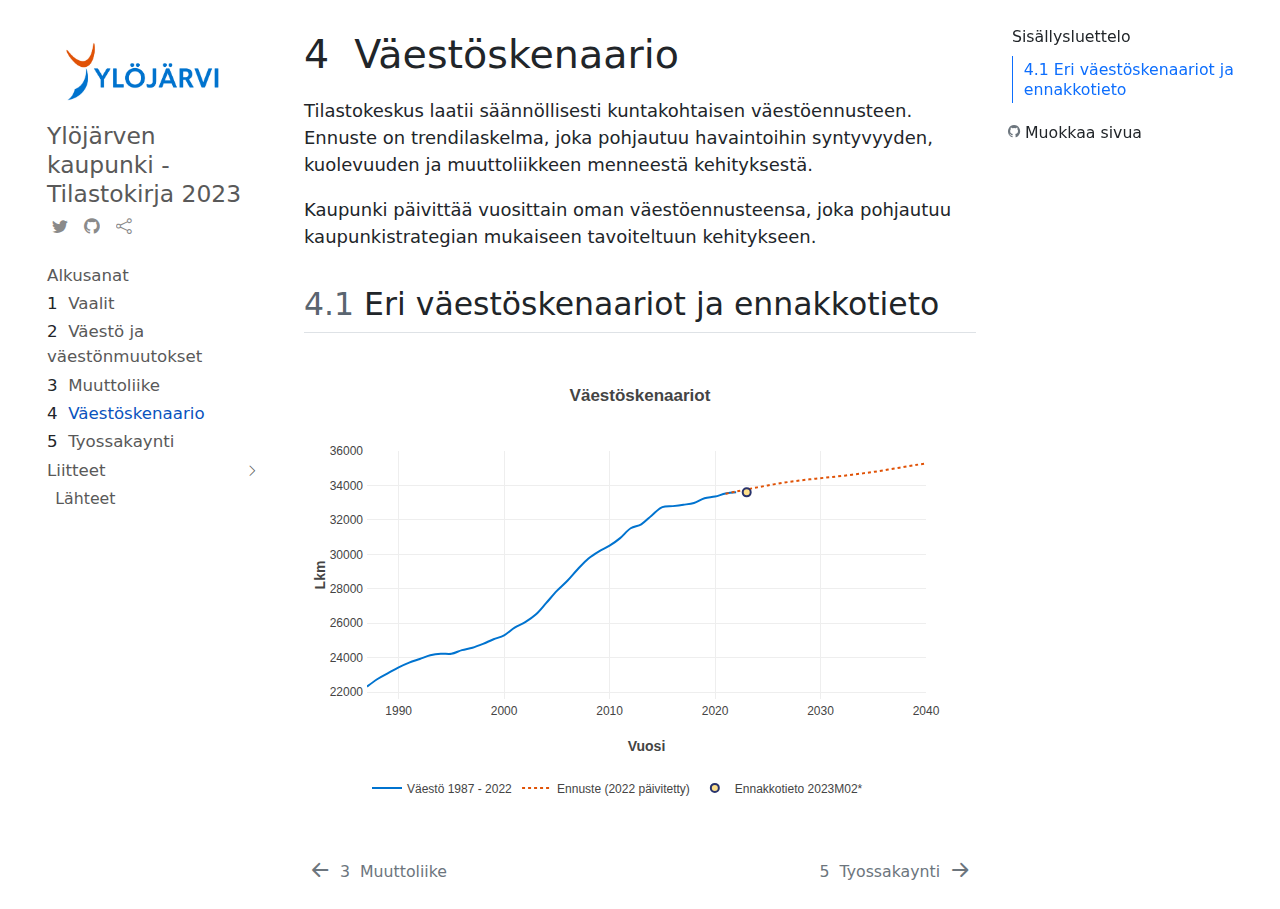
<file: vaestoskenaario.html>
<!DOCTYPE html>
<html xmlns="http://www.w3.org/1999/xhtml" lang="fi" xml:lang="fi"><head>
<meta http-equiv="Content-Type" content="text/html; charset=UTF-8">
<meta charset="utf-8">
<meta name="generator" content="quarto-1.3.30">
<meta name="viewport" content="width=device-width, initial-scale=1.0, user-scalable=yes">
<title>Ylöjärven kaupunki - Tilastokirja 2023 - 4&nbsp; Väestöskenaario</title>
<style>
code{white-space: pre-wrap;}
span.smallcaps{font-variant: small-caps;}
div.columns{display: flex; gap: min(4vw, 1.5em);}
div.column{flex: auto; overflow-x: auto;}
div.hanging-indent{margin-left: 1.5em; text-indent: -1.5em;}
ul.task-list{list-style: none;}
ul.task-list li input[type="checkbox"] {
  width: 0.8em;
  margin: 0 0.8em 0.2em -1.6em;
  vertical-align: middle;
}
</style>

<script src="site_libs/quarto-nav/quarto-nav.js"></script>
<script src="site_libs/quarto-nav/headroom.min.js"></script>
<link href="./tyossakaynti.html" rel="next">
<link href="./muuttoliike.html" rel="prev">
<script src="site_libs/clipboard/clipboard.min.js"></script>
<script src="site_libs/quarto-html/quarto.js"></script>
<script src="site_libs/quarto-html/popper.min.js"></script>
<script src="site_libs/quarto-html/tippy.umd.min.js"></script>
<script src="site_libs/quarto-html/anchor.min.js"></script>
<link href="site_libs/quarto-html/tippy.css" rel="stylesheet">
<link href="site_libs/quarto-html/quarto-syntax-highlighting.css" rel="stylesheet" id="quarto-text-highlighting-styles">
<script src="site_libs/bootstrap/bootstrap.min.js"></script>
<link href="site_libs/bootstrap/bootstrap-icons.css" rel="stylesheet">
<link href="site_libs/bootstrap/bootstrap.min.css" rel="stylesheet" id="quarto-bootstrap" data-mode="light"><script id="quarto-search-options" type="application/json">{
  "language": {
    "search-no-results-text": "Ei tuloksia",
    "search-matching-documents-text": "tulokset",
    "search-copy-link-title": "Kopioi linkki hakuun",
    "search-hide-matches-text": "Piilota loput tulokset",
    "search-more-match-text": "tulos tässä dokumentissa",
    "search-more-matches-text": "tulosta tässä dokumentissa",
    "search-clear-button-title": "Tyhjennä",
    "search-detached-cancel-button-title": "Peruuta",
    "search-submit-button-title": "Lähetä"
  }
}</script><script src="site_libs/htmlwidgets-1.6.0/htmlwidgets.js"></script><script src="site_libs/plotly-binding-4.10.1/plotly.js"></script><script src="site_libs/typedarray-0.1/typedarray.min.js"></script><script src="site_libs/jquery-3.5.1/jquery.min.js"></script><link href="site_libs/crosstalk-1.2.0/css/crosstalk.min.css" rel="stylesheet">
<script src="site_libs/crosstalk-1.2.0/js/crosstalk.min.js"></script><link href="site_libs/plotly-htmlwidgets-css-2.11.1/plotly-htmlwidgets.css" rel="stylesheet">
<script src="site_libs/plotly-main-2.11.1/plotly-latest.min.js"></script>
</head>
<body class="nav-sidebar floating">

<div id="quarto-search-results"></div>
  <header id="quarto-header" class="headroom fixed-top"><nav class="quarto-secondary-nav" data-bs-toggle="collapse" data-bs-target="#quarto-sidebar" aria-controls="quarto-sidebar" aria-expanded="false" aria-label="Toggle sidebar navigation" onclick="if (window.quartoToggleHeadroom) { window.quartoToggleHeadroom(); }"><div class="container-fluid d-flex justify-content-between">
      <h1 class="quarto-secondary-nav-title">
<span class="chapter-number">4</span>&nbsp; <span class="chapter-title">Väestöskenaario</span>
</h1>
      <button type="button" class="quarto-btn-toggle btn" aria-label="Show secondary navigation">
        <i class="bi bi-chevron-right"></i>
      </button>
    </div>
  </nav></header><!-- content --><div id="quarto-content" class="quarto-container page-columns page-rows-contents page-layout-article">
<!-- sidebar -->
  <nav id="quarto-sidebar" class="sidebar collapse sidebar-navigation floating overflow-auto"><div class="pt-lg-2 mt-2 text-left sidebar-header sidebar-header-stacked">
      <a href="./index.html" class="sidebar-logo-link">
      <img src="./themes/images/ylojarvi/ylojarvi_logo.jpg" alt="" class="sidebar-logo py-0 d-lg-inline d-none"></a>
    <div class="sidebar-title mb-0 py-0">
      <a href="./">Ylöjärven kaupunki - Tilastokirja 2023</a> 
        <div class="sidebar-tools-main tools-wide">
    <a href="https://twitter.com" title="" class="sidebar-tool px-1"><i class="bi bi-twitter"></i></a>
    <a href="https://github.com/Kangasalakehitys/tilastokirja_ylojarvi" title="Source Code" class="sidebar-tool px-1"><i class="bi bi-github"></i></a>
    <a href="" title="Share" id="sidebar-tool-dropdown-0" class="sidebar-tool dropdown-toggle px-1" data-bs-toggle="dropdown" aria-expanded="false"><i class="bi bi-share"></i></a>
    <ul class="dropdown-menu" aria-labelledby="sidebar-tool-dropdown-0">
<li>
          <a class="dropdown-item sidebar-tools-main-item" href="https://twitter.com/intent/tweet?url=%7Curl%7C">
            <i class="bi bi-bi-twitter pe-1"></i>
          Twitter
          </a>
        </li>
        <li>
          <a class="dropdown-item sidebar-tools-main-item" href="https://www.facebook.com/sharer/sharer.php?u=%7Curl%7C">
            <i class="bi bi-bi-facebook pe-1"></i>
          Facebook
          </a>
        </li>
        <li>
          <a class="dropdown-item sidebar-tools-main-item" href="https://www.linkedin.com/sharing/share-offsite/?url=%7Curl%7C">
            <i class="bi bi-bi-linkedin pe-1"></i>
          LinkedIn
          </a>
        </li>
    </ul>
</div>
    </div>
      </div>
    <div class="sidebar-menu-container"> 
    <ul class="list-unstyled mt-1">
<li class="sidebar-item">
  <div class="sidebar-item-container"> 
  <a href="./index.html" class="sidebar-item-text sidebar-link">Alkusanat</a>
  </div>
</li>
        <li class="sidebar-item">
  <div class="sidebar-item-container"> 
  <a href="./vaalit.html" class="sidebar-item-text sidebar-link"><span class="chapter-number">1</span>&nbsp; <span class="chapter-title">Vaalit</span></a>
  </div>
</li>
        <li class="sidebar-item">
  <div class="sidebar-item-container"> 
  <a href="./vaesto.html" class="sidebar-item-text sidebar-link"><span class="chapter-number">2</span>&nbsp; <span class="chapter-title">Väestö ja väestönmuutokset</span></a>
  </div>
</li>
        <li class="sidebar-item">
  <div class="sidebar-item-container"> 
  <a href="./muuttoliike.html" class="sidebar-item-text sidebar-link"><span class="chapter-number">3</span>&nbsp; <span class="chapter-title">Muuttoliike</span></a>
  </div>
</li>
        <li class="sidebar-item">
  <div class="sidebar-item-container"> 
  <a href="./vaestoskenaario.html" class="sidebar-item-text sidebar-link active"><span class="chapter-number">4</span>&nbsp; <span class="chapter-title">Väestöskenaario</span></a>
  </div>
</li>
        <li class="sidebar-item">
  <div class="sidebar-item-container"> 
  <a href="./tyossakaynti.html" class="sidebar-item-text sidebar-link"><span class="chapter-number">5</span>&nbsp; <span class="chapter-title">Tyossakaynti</span></a>
  </div>
</li>
        <li class="sidebar-item sidebar-item-section">
      <div class="sidebar-item-container"> 
            <a class="sidebar-item-text sidebar-link text-start" data-bs-toggle="collapse" data-bs-target="#quarto-sidebar-section-1" aria-expanded="true">Liitteet</a>
          <a class="sidebar-item-toggle text-start" data-bs-toggle="collapse" data-bs-target="#quarto-sidebar-section-1" aria-expanded="true">
            <i class="bi bi-chevron-right ms-2"></i>
          </a> 
      </div>
      <ul id="quarto-sidebar-section-1" class="collapse list-unstyled sidebar-section depth1 show">
<li class="sidebar-item">
  <div class="sidebar-item-container"> 
  <a href="./lahteet.html" class="sidebar-item-text sidebar-link">Lähteet</a>
  </div>
</li>
      </ul>
</li>
    </ul>
</div>
</nav><!-- margin-sidebar --><div id="quarto-margin-sidebar" class="sidebar margin-sidebar">
        <nav id="TOC" role="doc-toc" class="toc-active"><h2 id="toc-title">Sisällysluettelo</h2>
   
  <ul>
<li><a href="#eri-v%C3%A4est%C3%B6skenaariot-ja-ennakkotieto" id="toc-eri-väestöskenaariot-ja-ennakkotieto" class="nav-link active" data-scroll-target="#eri-v%C3%A4est%C3%B6skenaariot-ja-ennakkotieto"><span class="toc-section-number">4.1</span>  Eri väestöskenaariot ja ennakkotieto</a></li>
  </ul><div class="toc-actions"><div><i class="bi bi-github"></i></div><div class="action-links"><p><a href="https://github.com/Kangasalakehitys/tilastokirja_ylojarvi/edit/main/vaestoskenaario.qmd" class="toc-action">Muokkaa sivua</a></p></div></div></nav>
    </div>
<!-- main -->
<main class="content" id="quarto-document-content"><header id="title-block-header" class="quarto-title-block default"><div class="quarto-title">
<h1 class="title d-none d-lg-block">
<span class="chapter-number">4</span>&nbsp; <span class="chapter-title">Väestöskenaario</span>
</h1>
</div>



<div class="quarto-title-meta">

    
  
    
  </div>
  

</header><p>Tilastokeskus laatii säännöllisesti kuntakohtaisen väestöennusteen. Ennuste on trendilaskelma, joka pohjautuu havaintoihin syntyvyyden, kuolevuuden ja muuttoliikkeen menneestä kehityksestä.</p>
<p>Kaupunki päivittää vuosittain oman väestöennusteensa, joka pohjautuu kaupunkistrategian mukaiseen tavoiteltuun kehitykseen.</p>
<section id="eri-väestöskenaariot-ja-ennakkotieto" class="level2" data-number="4.1"><h2 data-number="4.1" class="anchored" data-anchor-id="eri-väestöskenaariot-ja-ennakkotieto">
<span class="header-section-number">4.1</span> Eri väestöskenaariot ja ennakkotieto</h2>
<div class="cell" data-hash="vaestoskenaario_cache/html/Väestöskenaario - single_bea1b054c813d5d3b2b258506432db4c">
<div class="cell-output-display">
<div class="plotly html-widget html-fill-item-overflow-hidden html-fill-item" id="htmlwidget-d45f89633da9e73f99ea" style="width:100%;height:464px;"></div>
<script type="application/json" data-for="htmlwidget-d45f89633da9e73f99ea">{"x":{"visdat":{"321c335a115b":["function () ","plotlyVisDat"]},"cur_data":"321c335a115b","attrs":{"321c335a115b":{"x":{},"name":"Väestö 1987 - 2022","alpha_stroke":1,"sizes":[10,100],"spans":[1,20],"y":{},"type":"scatter","mode":"lines","line":{"shape":"spline","color":"rgb(0,115,207)","width":2},"inherit":true},"321c335a115b.1":{"x":{},"name":"Ennuste (2022 päivitetty)","alpha_stroke":1,"sizes":[10,100],"spans":[1,20],"y":{},"type":"scatter","mode":"lines","line":{"shape":"spline","color":"rgb(224,82,6)","width":2,"dash":"dot"},"inherit":true},"321c335a115b.2":{"x":{},"name":"Ennakkotieto 2023M02*","alpha_stroke":1,"sizes":[10,100],"spans":[1,20],"y":{},"type":"scatter","mode":"markers","marker":{"color":"rgb(254,224,139)","size":8,"line":{"color":"rgb(40,51,108)","width":2}},"inherit":true}},"layout":{"margin":{"b":50,"l":50,"t":100,"r":50,"pad":3},"autosize":true,"title":"<b>Väestöskenaariot<\/b>","legend":{"orientation":"h","x":0,"y":-0.3},"paper_bgcolor":"rgba(0,0,0,0)","plot_bgcolor":"rgba(0,0,0,0)","xaxis":{"domain":[0,1],"automargin":true,"title":"<b>Vuosi<\/b>"},"yaxis":{"domain":[0,1],"automargin":true,"title":"<b>Lkm<\/b>","tickformat":"d"},"hovermode":"closest","showlegend":true},"source":"A","config":{"modeBarButtonsToAdd":["hoverclosest","hovercompare"],"showSendToCloud":false,"displaylogo":false},"data":[{"x":[1987,1988,1989,1990,1991,1992,1993,1994,1995,1996,1997,1998,1999,2000,2001,2002,2003,2004,2005,2006,2007,2008,2009,2010,2011,2012,2013,2014,2015,2016,2017,2018,2019,2020,2021,2022],"name":"Väestö 1987 - 2022","y":[22322,22765,23103,23434,23712,23922,24137,24232,24223,24439,24582,24805,25070,25299,25747,26060,26502,27178,27876,28466,29148,29762,30175,30500,30942,31515,31743,32260,32738,32799,32878,32983,33254,33352,33533,33607],"type":"scatter","mode":"lines","line":{"color":"rgb(0,115,207)","shape":"spline","width":2},"marker":{"color":"rgba(31,119,180,1)","line":{"color":"rgba(31,119,180,1)"}},"error_y":{"color":"rgba(31,119,180,1)"},"error_x":{"color":"rgba(31,119,180,1)"},"xaxis":"x","yaxis":"y","frame":null},{"x":[2021,2022,2023,2024,2025,2026,2027,2028,2029,2030,2031,2032,2033,2034,2035,2036,2037,2038,2039,2040],"name":"Ennuste (2022 päivitetty)","y":[33513,33648,33770,33887,34002,34108,34204,34286,34357,34423,34485,34551,34623,34700,34784,34879,34979,35083,35184,35279],"type":"scatter","mode":"lines","line":{"color":"rgb(224,82,6)","shape":"spline","width":2,"dash":"dot"},"marker":{"color":"rgba(255,127,14,1)","line":{"color":"rgba(255,127,14,1)"}},"error_y":{"color":"rgba(255,127,14,1)"},"error_x":{"color":"rgba(255,127,14,1)"},"xaxis":"x","yaxis":"y","frame":null},{"x":[2023],"name":"Ennakkotieto 2023M02*","y":[33597],"type":"scatter","mode":"markers","marker":{"color":"rgb(254,224,139)","size":8,"line":{"color":"rgb(40,51,108)","width":2}},"error_y":{"color":"rgba(44,160,44,1)"},"error_x":{"color":"rgba(44,160,44,1)"},"line":{"color":"rgba(44,160,44,1)"},"xaxis":"x","yaxis":"y","frame":null}],"highlight":{"on":"plotly_click","persistent":false,"dynamic":false,"selectize":false,"opacityDim":0.2,"selected":{"opacity":1},"debounce":0},"shinyEvents":["plotly_hover","plotly_click","plotly_selected","plotly_relayout","plotly_brushed","plotly_brushing","plotly_clickannotation","plotly_doubleclick","plotly_deselect","plotly_afterplot","plotly_sunburstclick"],"base_url":"https://plot.ly"},"evals":[],"jsHooks":[]}</script>
</div>
</div>


</section></main><!-- /main --><script id="quarto-html-after-body" type="application/javascript">
window.document.addEventListener("DOMContentLoaded", function (event) {
  const toggleBodyColorMode = (bsSheetEl) => {
    const mode = bsSheetEl.getAttribute("data-mode");
    const bodyEl = window.document.querySelector("body");
    if (mode === "dark") {
      bodyEl.classList.add("quarto-dark");
      bodyEl.classList.remove("quarto-light");
    } else {
      bodyEl.classList.add("quarto-light");
      bodyEl.classList.remove("quarto-dark");
    }
  }
  const toggleBodyColorPrimary = () => {
    const bsSheetEl = window.document.querySelector("link#quarto-bootstrap");
    if (bsSheetEl) {
      toggleBodyColorMode(bsSheetEl);
    }
  }
  toggleBodyColorPrimary();  
  const icon = "";
  const anchorJS = new window.AnchorJS();
  anchorJS.options = {
    placement: 'right',
    icon: icon
  };
  anchorJS.add('.anchored');
  const clipboard = new window.ClipboardJS('.code-copy-button', {
    target: function(trigger) {
      return trigger.previousElementSibling;
    }
  });
  clipboard.on('success', function(e) {
    // button target
    const button = e.trigger;
    // don't keep focus
    button.blur();
    // flash "checked"
    button.classList.add('code-copy-button-checked');
    var currentTitle = button.getAttribute("title");
    button.setAttribute("title", "Kopioitu!");
    let tooltip;
    if (window.bootstrap) {
      button.setAttribute("data-bs-toggle", "tooltip");
      button.setAttribute("data-bs-placement", "left");
      button.setAttribute("data-bs-title", "Kopioitu!");
      tooltip = new bootstrap.Tooltip(button, 
        { trigger: "manual", 
          customClass: "code-copy-button-tooltip",
          offset: [0, -8]});
      tooltip.show();    
    }
    setTimeout(function() {
      if (tooltip) {
        tooltip.hide();
        button.removeAttribute("data-bs-title");
        button.removeAttribute("data-bs-toggle");
        button.removeAttribute("data-bs-placement");
      }
      button.setAttribute("title", currentTitle);
      button.classList.remove('code-copy-button-checked');
    }, 1000);
    // clear code selection
    e.clearSelection();
  });
  function tippyHover(el, contentFn) {
    const config = {
      allowHTML: true,
      content: contentFn,
      maxWidth: 500,
      delay: 100,
      arrow: false,
      appendTo: function(el) {
          return el.parentElement;
      },
      interactive: true,
      interactiveBorder: 10,
      theme: 'quarto',
      placement: 'bottom-start'
    };
    window.tippy(el, config); 
  }
  const noterefs = window.document.querySelectorAll('a[role="doc-noteref"]');
  for (var i=0; i<noterefs.length; i++) {
    const ref = noterefs[i];
    tippyHover(ref, function() {
      // use id or data attribute instead here
      let href = ref.getAttribute('data-footnote-href') || ref.getAttribute('href');
      try { href = new URL(href).hash; } catch {}
      const id = href.replace(/^#\/?/, "");
      const note = window.document.getElementById(id);
      return note.innerHTML;
    });
  }
  const findCites = (el) => {
    const parentEl = el.parentElement;
    if (parentEl) {
      const cites = parentEl.dataset.cites;
      if (cites) {
        return {
          el,
          cites: cites.split(' ')
        };
      } else {
        return findCites(el.parentElement)
      }
    } else {
      return undefined;
    }
  };
  var bibliorefs = window.document.querySelectorAll('a[role="doc-biblioref"]');
  for (var i=0; i<bibliorefs.length; i++) {
    const ref = bibliorefs[i];
    const citeInfo = findCites(ref);
    if (citeInfo) {
      tippyHover(citeInfo.el, function() {
        var popup = window.document.createElement('div');
        citeInfo.cites.forEach(function(cite) {
          var citeDiv = window.document.createElement('div');
          citeDiv.classList.add('hanging-indent');
          citeDiv.classList.add('csl-entry');
          var biblioDiv = window.document.getElementById('ref-' + cite);
          if (biblioDiv) {
            citeDiv.innerHTML = biblioDiv.innerHTML;
          }
          popup.appendChild(citeDiv);
        });
        return popup.innerHTML;
      });
    }
  }
});
</script><nav class="page-navigation"><div class="nav-page nav-page-previous">
      <a href="./muuttoliike.html" class="pagination-link">
        <i class="bi bi-arrow-left-short"></i> <span class="nav-page-text"><span class="chapter-number">3</span>&nbsp; <span class="chapter-title">Muuttoliike</span></span>
      </a>          
  </div>
  <div class="nav-page nav-page-next">
      <a href="./tyossakaynti.html" class="pagination-link">
        <span class="nav-page-text"><span class="chapter-number">5</span>&nbsp; <span class="chapter-title">Tyossakaynti</span></span> <i class="bi bi-arrow-right-short"></i>
      </a>
  </div>
</nav>
</div> <!-- /content -->



</body></html>
</file>
<file: site_libs/quarto-html/tippy.css>
.tippy-box[data-animation=fade][data-state=hidden]{opacity:0}[data-tippy-root]{max-width:calc(100vw - 10px)}.tippy-box{position:relative;background-color:#333;color:#fff;border-radius:4px;font-size:14px;line-height:1.4;white-space:normal;outline:0;transition-property:transform,visibility,opacity}.tippy-box[data-placement^=top]>.tippy-arrow{bottom:0}.tippy-box[data-placement^=top]>.tippy-arrow:before{bottom:-7px;left:0;border-width:8px 8px 0;border-top-color:initial;transform-origin:center top}.tippy-box[data-placement^=bottom]>.tippy-arrow{top:0}.tippy-box[data-placement^=bottom]>.tippy-arrow:before{top:-7px;left:0;border-width:0 8px 8px;border-bottom-color:initial;transform-origin:center bottom}.tippy-box[data-placement^=left]>.tippy-arrow{right:0}.tippy-box[data-placement^=left]>.tippy-arrow:before{border-width:8px 0 8px 8px;border-left-color:initial;right:-7px;transform-origin:center left}.tippy-box[data-placement^=right]>.tippy-arrow{left:0}.tippy-box[data-placement^=right]>.tippy-arrow:before{left:-7px;border-width:8px 8px 8px 0;border-right-color:initial;transform-origin:center right}.tippy-box[data-inertia][data-state=visible]{transition-timing-function:cubic-bezier(.54,1.5,.38,1.11)}.tippy-arrow{width:16px;height:16px;color:#333}.tippy-arrow:before{content:"";position:absolute;border-color:transparent;border-style:solid}.tippy-content{position:relative;padding:5px 9px;z-index:1}
</file>
<file: site_libs/quarto-html/quarto-syntax-highlighting.css>
/* quarto syntax highlight colors */
:root {
  --quarto-hl-ot-color: #003B4F;
  --quarto-hl-at-color: #657422;
  --quarto-hl-ss-color: #20794D;
  --quarto-hl-an-color: #5E5E5E;
  --quarto-hl-fu-color: #4758AB;
  --quarto-hl-st-color: #20794D;
  --quarto-hl-cf-color: #003B4F;
  --quarto-hl-op-color: #5E5E5E;
  --quarto-hl-er-color: #AD0000;
  --quarto-hl-bn-color: #AD0000;
  --quarto-hl-al-color: #AD0000;
  --quarto-hl-va-color: #111111;
  --quarto-hl-bu-color: inherit;
  --quarto-hl-ex-color: inherit;
  --quarto-hl-pp-color: #AD0000;
  --quarto-hl-in-color: #5E5E5E;
  --quarto-hl-vs-color: #20794D;
  --quarto-hl-wa-color: #5E5E5E;
  --quarto-hl-do-color: #5E5E5E;
  --quarto-hl-im-color: #00769E;
  --quarto-hl-ch-color: #20794D;
  --quarto-hl-dt-color: #AD0000;
  --quarto-hl-fl-color: #AD0000;
  --quarto-hl-co-color: #5E5E5E;
  --quarto-hl-cv-color: #5E5E5E;
  --quarto-hl-cn-color: #8f5902;
  --quarto-hl-sc-color: #5E5E5E;
  --quarto-hl-dv-color: #AD0000;
  --quarto-hl-kw-color: #003B4F;
}

/* other quarto variables */
:root {
  --quarto-font-monospace: SFMono-Regular, Menlo, Monaco, Consolas, "Liberation Mono", "Courier New", monospace;
}

pre > code.sourceCode > span {
  color: #003B4F;
}

code span {
  color: #003B4F;
}

code.sourceCode > span {
  color: #003B4F;
}

div.sourceCode,
div.sourceCode pre.sourceCode {
  color: #003B4F;
}

code span.ot {
  color: #003B4F;
}

code span.at {
  color: #657422;
}

code span.ss {
  color: #20794D;
}

code span.an {
  color: #5E5E5E;
}

code span.fu {
  color: #4758AB;
}

code span.st {
  color: #20794D;
}

code span.cf {
  color: #003B4F;
}

code span.op {
  color: #5E5E5E;
}

code span.er {
  color: #AD0000;
}

code span.bn {
  color: #AD0000;
}

code span.al {
  color: #AD0000;
}

code span.va {
  color: #111111;
}

code span.pp {
  color: #AD0000;
}

code span.in {
  color: #5E5E5E;
}

code span.vs {
  color: #20794D;
}

code span.wa {
  color: #5E5E5E;
  font-style: italic;
}

code span.do {
  color: #5E5E5E;
  font-style: italic;
}

code span.im {
  color: #00769E;
}

code span.ch {
  color: #20794D;
}

code span.dt {
  color: #AD0000;
}

code span.fl {
  color: #AD0000;
}

code span.co {
  color: #5E5E5E;
}

code span.cv {
  color: #5E5E5E;
  font-style: italic;
}

code span.cn {
  color: #8f5902;
}

code span.sc {
  color: #5E5E5E;
}

code span.dv {
  color: #AD0000;
}

code span.kw {
  color: #003B4F;
}

.prevent-inlining {
  content: "</";
}

/*# sourceMappingURL=debc5d5d77c3f9108843748ff7464032.css.map */
</file>
<file: site_libs/lightable-0.0.1/lightable.css>
/*!
 * lightable v0.0.1
 * Copyright 2020 Hao Zhu
 * Licensed under MIT (https://github.com/haozhu233/kableExtra/blob/master/LICENSE)
 */

.lightable-minimal {
  border-collapse: separate;
  border-spacing: 16px 1px;
  width: 100%;
  margin-bottom: 10px;
}

.lightable-minimal td {
  margin-left: 5px;
  margin-right: 5px;
}

.lightable-minimal th {
  margin-left: 5px;
  margin-right: 5px;
}

.lightable-minimal thead tr:last-child th {
  border-bottom: 2px solid #00000050;
  empty-cells: hide;

}

.lightable-minimal tbody tr:first-child td {
  padding-top: 0.5em;
}

.lightable-minimal.lightable-hover tbody tr:hover {
  background-color: #f5f5f5;
}

.lightable-minimal.lightable-striped tbody tr:nth-child(even) {
  background-color: #f5f5f5;
}

.lightable-classic {
  border-top: 0.16em solid #111111;
  border-bottom: 0.16em solid #111111;
  width: 100%;
  margin-bottom: 10px;
  margin: 10px 5px;
}

.lightable-classic tfoot tr td {
  border: 0;
}

.lightable-classic tfoot tr:first-child td {
  border-top: 0.14em solid #111111;
}

.lightable-classic caption {
  color: #222222;
}

.lightable-classic td {
  padding-left: 5px;
  padding-right: 5px;
  color: #222222;
}

.lightable-classic th {
  padding-left: 5px;
  padding-right: 5px;
  font-weight: normal;
  color: #222222;
}

.lightable-classic thead tr:last-child th {
  border-bottom: 0.10em solid #111111;
}

.lightable-classic.lightable-hover tbody tr:hover {
  background-color: #F9EEC1;
}

.lightable-classic.lightable-striped tbody tr:nth-child(even) {
  background-color: #f5f5f5;
}

.lightable-classic-2 {
  border-top: 3px double #111111;
  border-bottom: 3px double #111111;
  width: 100%;
  margin-bottom: 10px;
}

.lightable-classic-2 tfoot tr td {
  border: 0;
}

.lightable-classic-2 tfoot tr:first-child td {
  border-top: 3px double #111111;
}

.lightable-classic-2 caption {
  color: #222222;
}

.lightable-classic-2 td {
  padding-left: 5px;
  padding-right: 5px;
  color: #222222;
}

.lightable-classic-2 th {
  padding-left: 5px;
  padding-right: 5px;
  font-weight: normal;
  color: #222222;
}

.lightable-classic-2 tbody tr:last-child td {
  border-bottom: 3px double #111111;
}

.lightable-classic-2 thead tr:last-child th {
  border-bottom: 1px solid #111111;
}

.lightable-classic-2.lightable-hover tbody tr:hover {
  background-color: #F9EEC1;
}

.lightable-classic-2.lightable-striped tbody tr:nth-child(even) {
  background-color: #f5f5f5;
}

.lightable-material {
  min-width: 100%;
  white-space: nowrap;
  table-layout: fixed;
  font-family: Roboto, sans-serif;
  border: 1px solid #EEE;
  border-collapse: collapse;
  margin-bottom: 10px;
}

.lightable-material tfoot tr td {
  border: 0;
}

.lightable-material tfoot tr:first-child td {
  border-top: 1px solid #EEE;
}

.lightable-material th {
  height: 56px;
  padding-left: 16px;
  padding-right: 16px;
}

.lightable-material td {
  height: 52px;
  padding-left: 16px;
  padding-right: 16px;
  border-top: 1px solid #eeeeee;
}

.lightable-material.lightable-hover tbody tr:hover {
  background-color: #f5f5f5;
}

.lightable-material.lightable-striped tbody tr:nth-child(even) {
  background-color: #f5f5f5;
}

.lightable-material.lightable-striped tbody td {
  border: 0;
}

.lightable-material.lightable-striped thead tr:last-child th {
  border-bottom: 1px solid #ddd;
}

.lightable-material-dark {
  min-width: 100%;
  white-space: nowrap;
  table-layout: fixed;
  font-family: Roboto, sans-serif;
  border: 1px solid #FFFFFF12;
  border-collapse: collapse;
  margin-bottom: 10px;
  background-color: #363640;
}

.lightable-material-dark tfoot tr td {
  border: 0;
}

.lightable-material-dark tfoot tr:first-child td {
  border-top: 1px solid #FFFFFF12;
}

.lightable-material-dark th {
  height: 56px;
  padding-left: 16px;
  padding-right: 16px;
  color: #FFFFFF60;
}

.lightable-material-dark td {
  height: 52px;
  padding-left: 16px;
  padding-right: 16px;
  color: #FFFFFF;
  border-top: 1px solid #FFFFFF12;
}

.lightable-material-dark.lightable-hover tbody tr:hover {
  background-color: #FFFFFF12;
}

.lightable-material-dark.lightable-striped tbody tr:nth-child(even) {
  background-color: #FFFFFF12;
}

.lightable-material-dark.lightable-striped tbody td {
  border: 0;
}

.lightable-material-dark.lightable-striped thead tr:last-child th {
  border-bottom: 1px solid #FFFFFF12;
}

.lightable-paper {
  width: 100%;
  margin-bottom: 10px;
  color: #444;
}

.lightable-paper tfoot tr td {
  border: 0;
}

.lightable-paper tfoot tr:first-child td {
  border-top: 1px solid #00000020;
}

.lightable-paper thead tr:last-child th {
  color: #666;
  vertical-align: bottom;
  border-bottom: 1px solid #00000020;
  line-height: 1.15em;
  padding: 10px 5px;
}

.lightable-paper td {
  vertical-align: middle;
  border-bottom: 1px solid #00000010;
  line-height: 1.15em;
  padding: 7px 5px;
}

.lightable-paper.lightable-hover tbody tr:hover {
  background-color: #F9EEC1;
}

.lightable-paper.lightable-striped tbody tr:nth-child(even) {
  background-color: #00000008;
}

.lightable-paper.lightable-striped tbody td {
  border: 0;
}
</file>
<file: site_libs/plotly-htmlwidgets-css-2.11.1/plotly-htmlwidgets.css>
/*
just here so that plotly works
correctly with ioslides.
see https://github.com/ropensci/plotly/issues/463
*/

slide:not(.current) .plotly.html-widget{
  display: none;
}
</file>
<file: site_libs/crosstalk-1.2.0/css/crosstalk.min.css>
.container-fluid.crosstalk-bscols{margin-left:-30px;margin-right:-30px;white-space:normal}body>.container-fluid.crosstalk-bscols{margin-left:auto;margin-right:auto}.crosstalk-input-checkboxgroup .crosstalk-options-group .crosstalk-options-column{display:inline-block;padding-right:12px;vertical-align:top}@media only screen and (max-width: 480px){.crosstalk-input-checkboxgroup .crosstalk-options-group .crosstalk-options-column{display:block;padding-right:inherit}}.crosstalk-input{margin-bottom:15px}.crosstalk-input .control-label{margin-bottom:0;vertical-align:middle}.crosstalk-input input[type="checkbox"]{margin:4px 0 0;margin-top:1px;line-height:normal}.crosstalk-input .checkbox{position:relative;display:block;margin-top:10px;margin-bottom:10px}.crosstalk-input .checkbox>label{padding-left:20px;margin-bottom:0;font-weight:400;cursor:pointer}.crosstalk-input .checkbox input[type="checkbox"],.crosstalk-input .checkbox-inline input[type="checkbox"]{position:absolute;margin-top:2px;margin-left:-20px}.crosstalk-input .checkbox+.checkbox{margin-top:-5px}.crosstalk-input .checkbox-inline{position:relative;display:inline-block;padding-left:20px;margin-bottom:0;font-weight:400;vertical-align:middle;cursor:pointer}.crosstalk-input .checkbox-inline+.checkbox-inline{margin-top:0;margin-left:10px}
</file>
